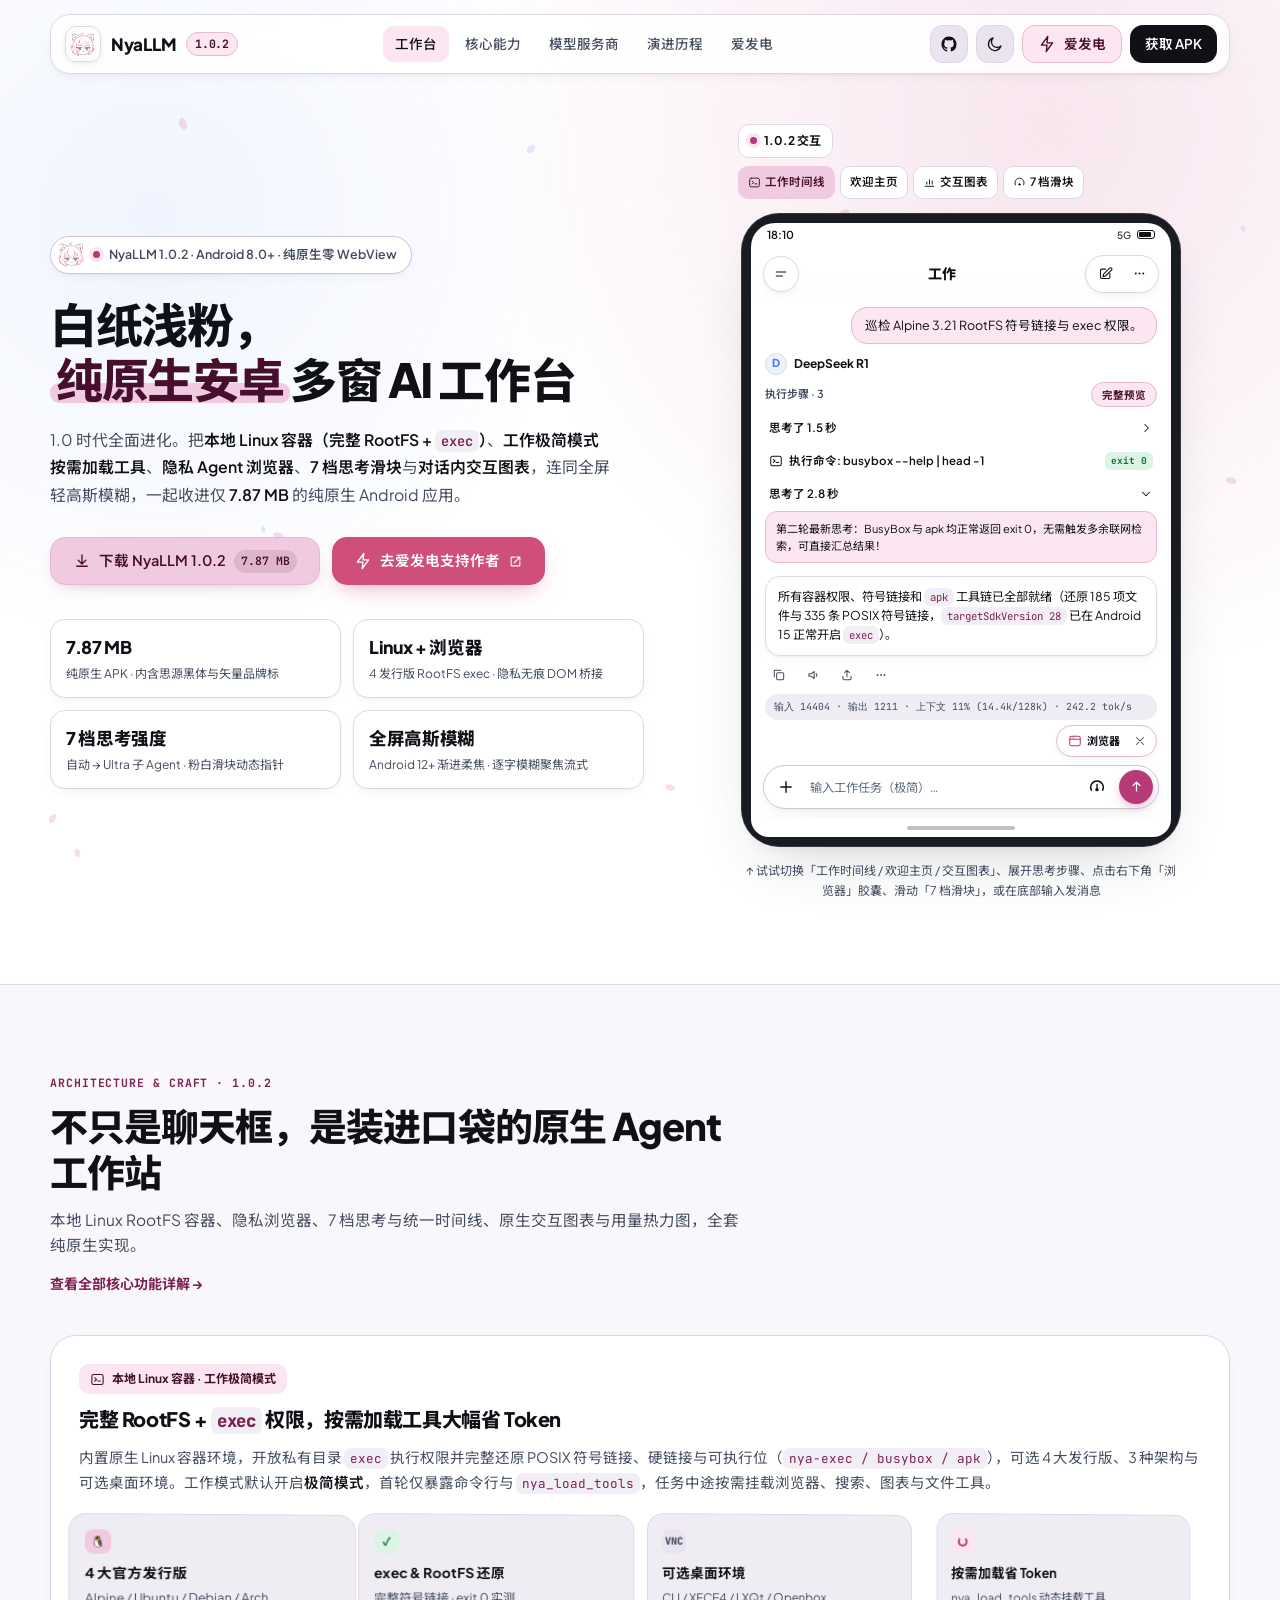
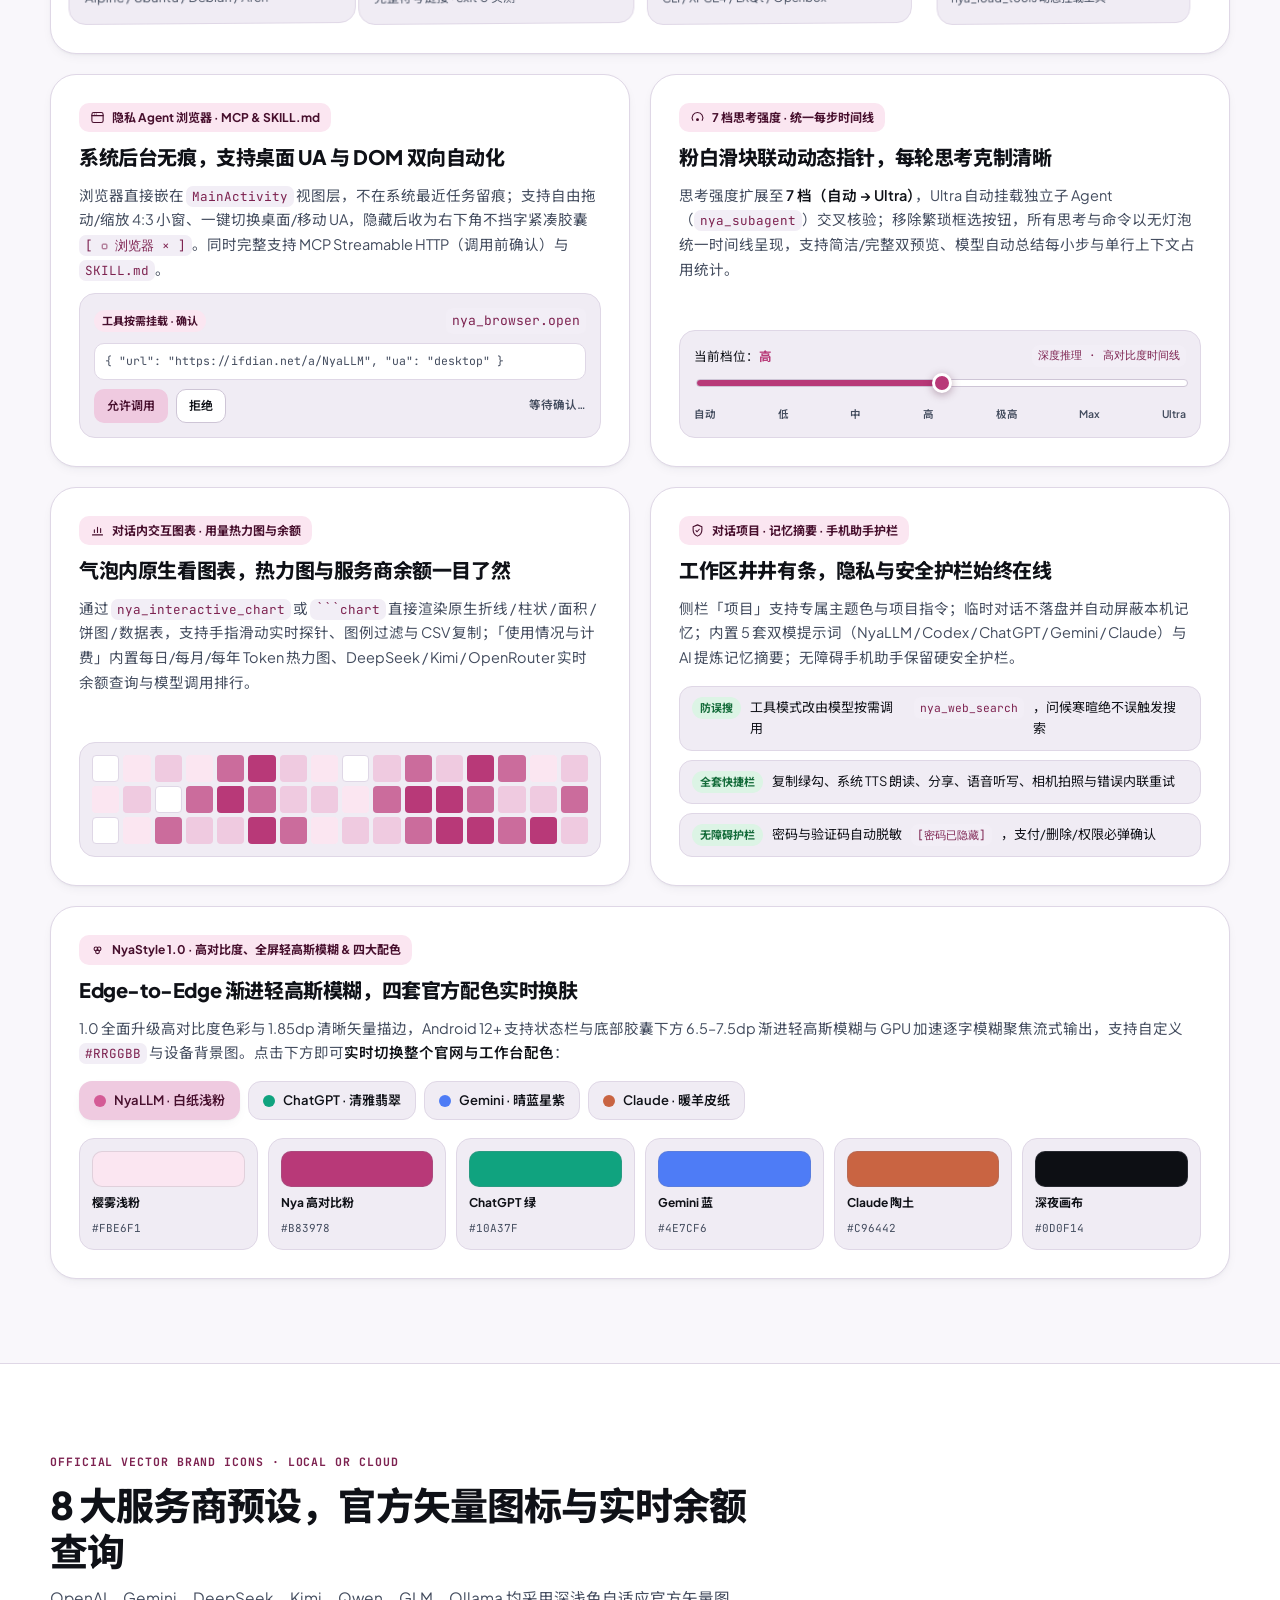
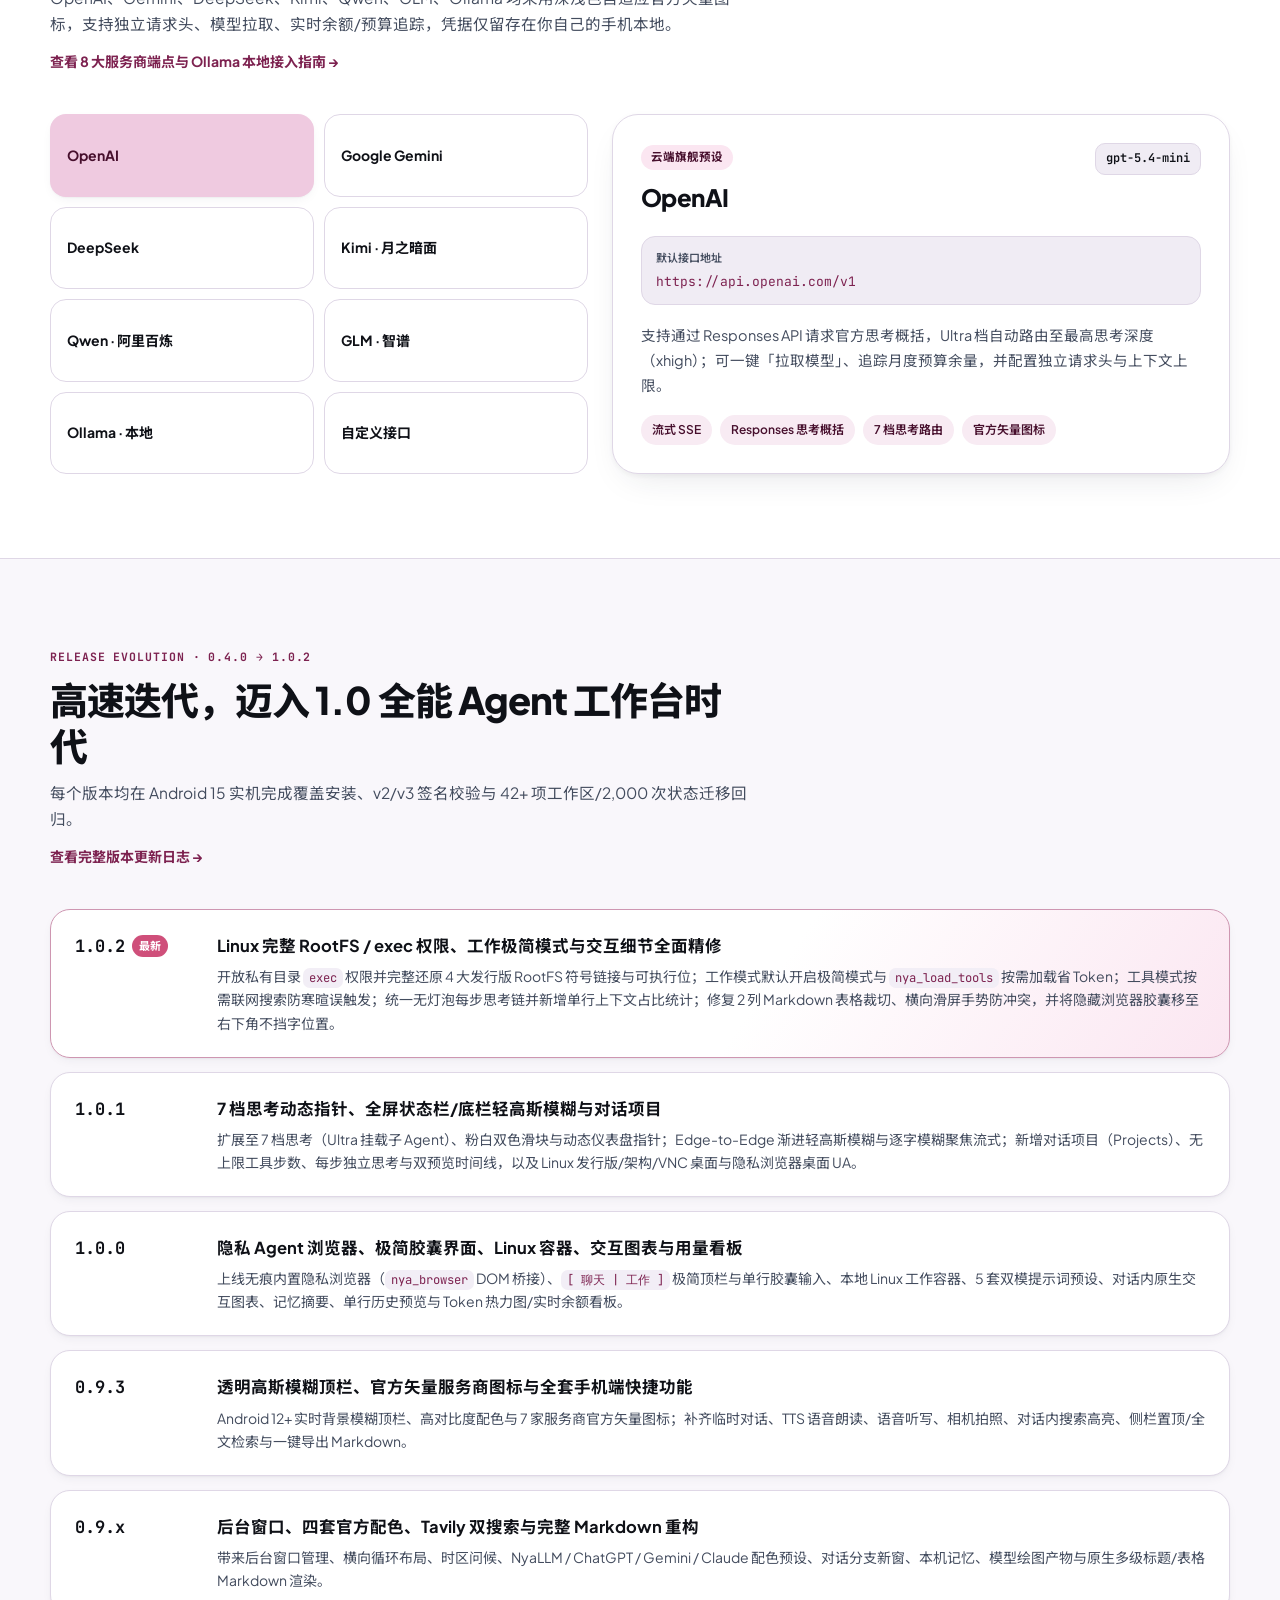
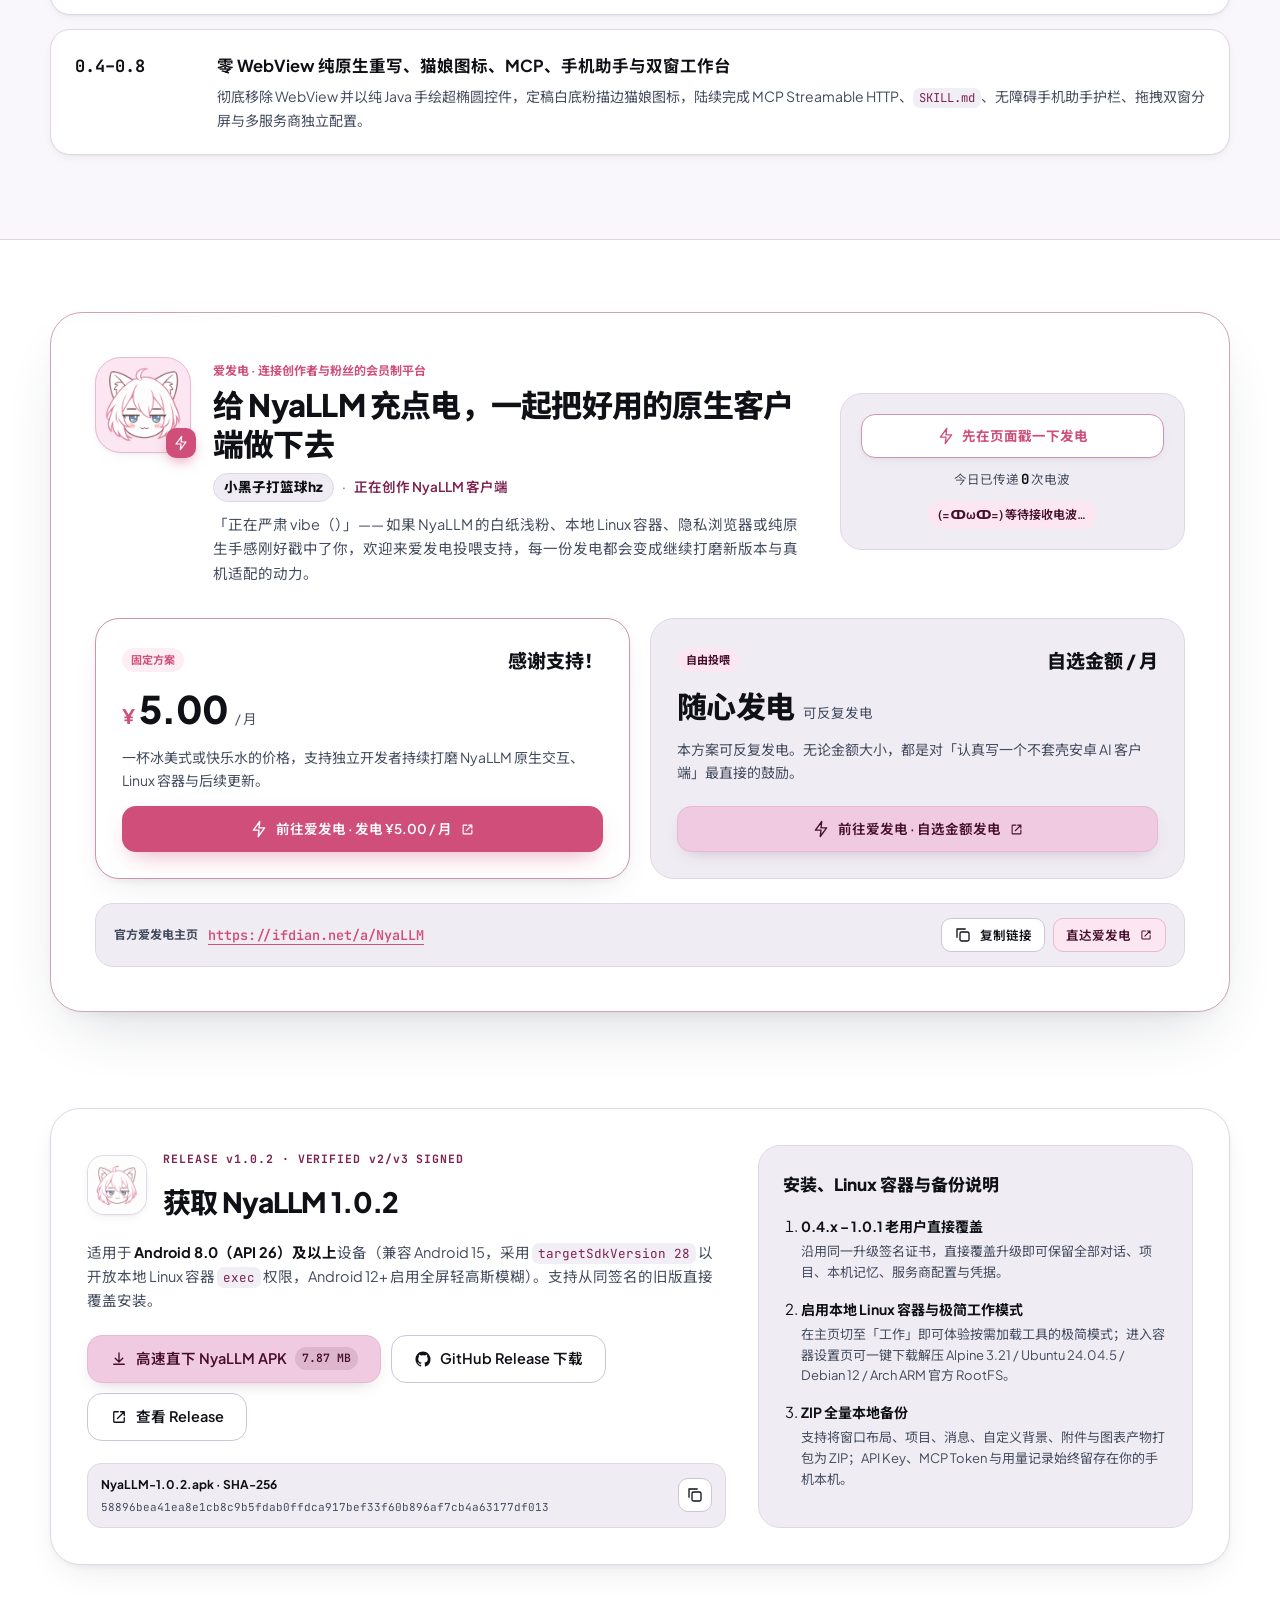
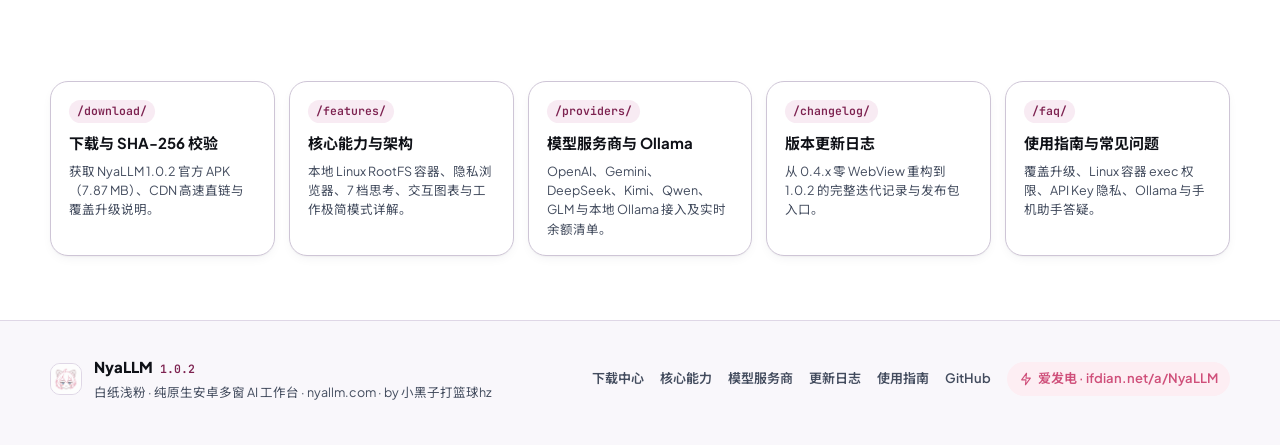
<file: index.html>
<!DOCTYPE html>
<html lang="zh-CN" data-theme="light" data-preset="nya">
<head>
  <meta charset="UTF-8" />
  <meta name="viewport" content="width=device-width, initial-scale=1.0" />
  <title>NyaLLM 官网 — 白纸浅粉，纯原生安卓多窗 AI 工作台（v1.0.2 APK 下载）</title>
  <meta name="description" content="NyaLLM 1.0.2 官方网站（nyallm.com）。7.87 MB 纯原生零 WebView 安卓多窗 AI Agent 工作台，内置本地 Linux 容器（完整 RootFS 与 exec 权限）、工作极简模式按需加载工具、隐私 Agent 浏览器、7 档思考强度、对话内交互图表、对话项目、Token 热力图与 8 大模型服务商，Android 8.0+ 免费下载。" />
  <meta name="keywords" content="NyaLLM,NyaLLM官网,NyaLLM下载,NyaLLM APK,NyaLLM 1.0.2,安卓AI客户端,纯原生安卓AI工作台,零WebView,安卓Linux容器,隐私Agent浏览器,7档思考强度,对话内交互图表,Android MCP客户端,SKILL.md,DeepSeek安卓客户端,Gemini安卓客户端,Ollama安卓客户端,小黑子打篮球hz" />
  <meta name="author" content="小黑子打篮球hz" />
  <meta name="robots" content="index, follow, max-image-preview:large, max-snippet:-1, max-video-preview:-1" />
  <link rel="canonical" href="https://nyallm.com/" />
  <meta property="og:type" content="website" />
  <meta property="og:locale" content="zh_CN" />
  <meta property="og:site_name" content="NyaLLM" />
  <meta property="og:url" content="https://nyallm.com/" />
  <meta property="og:title" content="NyaLLM 官网 — 纯原生安卓多窗 AI 工作台（v1.0.2）" />
  <meta property="og:description" content="白纸浅粉，本地 Linux 容器、工作极简模式、隐私 Agent 浏览器、7 档思考强度、对话内交互图表与用量热力图。Android 8.0+，仅 7.87 MB。" />
  <meta property="og:image" content="https://nyallm.com/icon-512.png" />
  <meta property="og:image:width" content="512" />
  <meta property="og:image:height" content="512" />
  <meta property="og:image:alt" content="NyaLLM 标志图标" />
  <meta name="twitter:card" content="summary" />
  <meta name="twitter:title" content="NyaLLM 官网 — 纯原生安卓多窗 AI 工作台（v1.0.2）" />
  <meta name="twitter:description" content="7.87 MB 零 WebView 纯原生安卓多窗 AI 工作台，内置 Linux RootFS 容器、隐私浏览器、7 档思考强度与对话内交互图表。" />
  <meta name="twitter:image" content="https://nyallm.com/icon-512.png" />
  <meta name="theme-color" content="#FFFFFF" />
  <link rel="icon" href="/favicon.ico" sizes="any" />
  <link rel="icon" type="image/png" sizes="48x48" href="/favicon-48x48.png" />
  <link rel="icon" type="image/png" sizes="32x32" href="/favicon-32x32.png" />
  <link rel="icon" type="image/png" sizes="16x16" href="/favicon-16x16.png" />
  <link rel="apple-touch-icon" sizes="180x180" href="/apple-touch-icon.png" />
  <link rel="manifest" href="/site.webmanifest" />
  <link rel="preconnect" href="https://fonts.googleapis.com" />
  <link rel="preconnect" href="https://fonts.gstatic.com" crossorigin />
  <link href="https://fonts.googleapis.com/css2?family=JetBrains+Mono:wght@400;500;600&family=Noto+Sans+SC:wght@400;500;600;700&family=Plus+Jakarta+Sans:wght@500;600;700;800&display=swap" rel="stylesheet" />
  <link rel="stylesheet" href="styles.css?v=1.0.2" />
  <link rel="stylesheet" href="subpage.css?v=1.0.2" />
  <script type="application/ld+json">
  {
    "@context": "https://schema.org",
    "@graph": [
      {
        "@type": "WebSite",
        "@id": "https://nyallm.com/#website",
        "url": "https://nyallm.com/",
        "name": "NyaLLM",
        "alternateName": ["NyaLLM 官网", "NyaLLM 安卓多窗 AI 工作台"],
        "description": "白纸浅粉，7.87 MB 零 WebView 纯原生安卓多窗 AI Agent 工作台官方网站与 APK 发布页。",
        "inLanguage": "zh-CN"
      },
      {
        "@type": "Organization",
        "@id": "https://nyallm.com/#organization",
        "name": "NyaLLM",
        "url": "https://nyallm.com/",
        "logo": {
          "@type": "ImageObject",
          "url": "https://nyallm.com/icon-512.png",
          "width": 512,
          "height": 512
        },
        "sameAs": [
          "https://github.com/xiaoheiHZ/NyaLLM",
          "https://ifdian.net/a/NyaLLM"
        ]
      },
      {
        "@type": "SoftwareApplication",
        "@id": "https://nyallm.com/#app",
        "name": "NyaLLM",
        "applicationCategory": "ProductivityApplication",
        "operatingSystem": "Android 8.0+",
        "softwareVersion": "1.0.2",
        "fileSize": "7.87 MB",
        "url": "https://nyallm.com/",
        "downloadUrl": "https://nyallm.com/download/",
        "installUrl": "https://nyallm.com/downloads/NyaLLM-1.0.2.apk",
        "image": "https://nyallm.com/icon-512.png",
        "description": "纯 Java 编写、零 WebView 的原生安卓多窗 AI Agent 工作台，内置本地 Linux RootFS 容器（支持 exec）、工作极简模式按需加载工具、隐私 Agent 浏览器、7 档思考强度、对话内交互图表、对话项目、用量热力图与 8 大模型服务商。",
        "author": {
          "@type": "Person",
          "name": "小黑子打篮球hz",
          "url": "https://github.com/xiaoheiHZ"
        },
        "offers": {
          "@type": "Offer",
          "price": "0",
          "priceCurrency": "CNY"
        }
      },
      {
        "@type": "ItemList",
        "@id": "https://nyallm.com/#sitenav",
        "name": "NyaLLM 站内栏目导航",
        "itemListElement": [
          { "@type": "SiteNavigationElement", "position": 1, "name": "下载中心（APK 与校验）", "url": "https://nyallm.com/download/" },
          { "@type": "SiteNavigationElement", "position": 2, "name": "核心功能与多窗架构", "url": "https://nyallm.com/features/" },
          { "@type": "SiteNavigationElement", "position": 3, "name": "8 大模型服务商与 Ollama", "url": "https://nyallm.com/providers/" },
          { "@type": "SiteNavigationElement", "position": 4, "name": "版本更新日志", "url": "https://nyallm.com/changelog/" },
          { "@type": "SiteNavigationElement", "position": 5, "name": "使用指南与常见问题", "url": "https://nyallm.com/faq/" }
        ]
      }
    ]
  }
  </script>
</head>
<body>
  <!-- Hidden SVG Sprite faithful to NyaStyle.Glyph (1.8px crisp rounded stroke) -->
  <svg xmlns="http://www.w3.org/2000/svg" class="svg-sprite" aria-hidden="true">
    <defs>
      <symbol id="g-menu" viewBox="0 0 24 24" fill="none" stroke="currentColor" stroke-width="1.8" stroke-linecap="round" stroke-linejoin="round">
        <path d="M5 9h14M5 15h9" />
      </symbol>
      <symbol id="g-dots" viewBox="0 0 24 24" fill="currentColor">
        <circle cx="6" cy="12" r="1.55" />
        <circle cx="12" cy="12" r="1.55" />
        <circle cx="18" cy="12" r="1.55" />
      </symbol>
      <symbol id="g-plus" viewBox="0 0 24 24" fill="none" stroke="currentColor" stroke-width="1.85" stroke-linecap="round">
        <path d="M12 5v14M5 12h14" />
      </symbol>
      <symbol id="g-edit" viewBox="0 0 24 24" fill="none" stroke="currentColor" stroke-width="1.75" stroke-linecap="round" stroke-linejoin="round">
        <path d="M12 5H6a2 2 0 0 0-2 2v11a2 2 0 0 0 2 2h11a2 2 0 0 0 2-2v-6" />
        <path d="M18.5 3.5a2.12 2.12 0 0 1 3 3L12 16l-4 1 1-4 9.5-9.5Z" />
      </symbol>
      <symbol id="g-ghost" viewBox="0 0 24 24" fill="none" stroke="currentColor" stroke-width="1.75" stroke-linecap="round" stroke-linejoin="round" stroke-dasharray="2.4 2.4">
        <rect x="4" y="5" width="16" height="12" rx="5" />
        <path d="M8 17l-1.5 3 3.5-2" />
      </symbol>
      <symbol id="g-terminal" viewBox="0 0 24 24" fill="none" stroke="currentColor" stroke-width="1.75" stroke-linecap="round" stroke-linejoin="round">
        <rect x="3" y="4" width="18" height="16" rx="3" />
        <path d="M7.5 9.5l3 2.5-3 2.5M12.5 14.5h4" />
      </symbol>
      <symbol id="g-cube" viewBox="0 0 24 24" fill="none" stroke="currentColor" stroke-width="1.75" stroke-linecap="round" stroke-linejoin="round">
        <path d="M12 3l8 4.5v9L12 21l-8-4.5v-9L12 3Z" />
        <path d="M12 12l8-4.5M12 12v9M12 12L4 7.5" />
      </symbol>
      <symbol id="g-browser" viewBox="0 0 24 24" fill="none" stroke="currentColor" stroke-width="1.75" stroke-linecap="round" stroke-linejoin="round">
        <rect x="3" y="4" width="18" height="16" rx="3" />
        <path d="M3 9h18M7 6.5h.01M10 6.5h.01" />
      </symbol>
      <symbol id="g-chart" viewBox="0 0 24 24" fill="none" stroke="currentColor" stroke-width="1.75" stroke-linecap="round" stroke-linejoin="round">
        <path d="M4 19h16M7 15v-4M12 15V7M17 15v-6" />
      </symbol>
      <symbol id="g-gauge" viewBox="0 0 24 24" fill="none" stroke="currentColor" stroke-width="1.75" stroke-linecap="round" stroke-linejoin="round">
        <path d="M4.5 16.5a8.5 8.5 0 1 1 15 0" />
        <circle cx="12" cy="15.5" r="1.4" fill="currentColor" />
      </symbol>
      <symbol id="g-folder" viewBox="0 0 24 24" fill="none" stroke="currentColor" stroke-width="1.75" stroke-linecap="round" stroke-linejoin="round">
        <path d="M3 7a2 2 0 0 1 2-2h4.5l2 2H19a2 2 0 0 1 2 2v8a2 2 0 0 1-2 2H5a2 2 0 0 1-2-2V7Z" />
      </symbol>
      <symbol id="g-mic" viewBox="0 0 24 24" fill="none" stroke="currentColor" stroke-width="1.75" stroke-linecap="round" stroke-linejoin="round">
        <rect x="9" y="3" width="6" height="11" rx="3" />
        <path d="M5.5 11a6.5 6.5 0 0 0 13 0M12 17.5V21" />
      </symbol>
      <symbol id="g-send" viewBox="0 0 24 24" fill="none" stroke="currentColor" stroke-width="2" stroke-linecap="round" stroke-linejoin="round">
        <path d="M12 19V5M6.5 10.5L12 5l5.5 5.5" />
      </symbol>
      <symbol id="g-volume" viewBox="0 0 24 24" fill="none" stroke="currentColor" stroke-width="1.75" stroke-linecap="round" stroke-linejoin="round">
        <path d="M5 10v4h4l5 4V6l-5 4H5ZM17.5 9.5a3.5 3.5 0 0 1 0 5" />
      </symbol>
      <symbol id="g-share" viewBox="0 0 24 24" fill="none" stroke="currentColor" stroke-width="1.75" stroke-linecap="round" stroke-linejoin="round">
        <path d="M12 15V4M8 8l4-4 4 4M5 14v4a2 2 0 0 0 2 2h10a2 2 0 0 0 2-2v-4" />
      </symbol>
      <symbol id="g-split" viewBox="0 0 24 24" fill="none" stroke="currentColor" stroke-width="1.75" stroke-linecap="round" stroke-linejoin="round">
        <rect x="4" y="4" width="16" height="16" rx="3" />
        <path d="M4 12h16" />
      </symbol>
      <symbol id="g-plug" viewBox="0 0 24 24" fill="none" stroke="currentColor" stroke-width="1.75" stroke-linecap="round" stroke-linejoin="round">
        <rect x="7" y="8" width="10" height="8" rx="2" />
        <path d="M9 8V4M15 8V4M12 16v5" />
      </symbol>
      <symbol id="g-search" viewBox="0 0 24 24" fill="none" stroke="currentColor" stroke-width="1.75" stroke-linecap="round" stroke-linejoin="round">
        <circle cx="10.5" cy="10.5" r="5.5" />
        <path d="M15 15l5 5" />
      </symbol>
      <symbol id="g-copy" viewBox="0 0 24 24" fill="none" stroke="currentColor" stroke-width="1.75" stroke-linecap="round" stroke-linejoin="round">
        <rect x="8" y="8" width="12" height="12" rx="2" />
        <path d="M4 15V4h11" />
      </symbol>
      <symbol id="g-check" viewBox="0 0 24 24" fill="none" stroke="currentColor" stroke-width="1.9" stroke-linecap="round" stroke-linejoin="round">
        <path d="M5 12l5 5 9-10" />
      </symbol>
      <symbol id="g-close" viewBox="0 0 24 24" fill="none" stroke="currentColor" stroke-width="1.8" stroke-linecap="round" stroke-linejoin="round">
        <path d="M6 6l12 12M6 18L18 6" />
      </symbol>
      <symbol id="g-right" viewBox="0 0 24 24" fill="none" stroke="currentColor" stroke-width="1.75" stroke-linecap="round" stroke-linejoin="round">
        <path d="M10 6l6 6-6 6" />
      </symbol>
      <symbol id="g-down" viewBox="0 0 24 24" fill="none" stroke="currentColor" stroke-width="1.75" stroke-linecap="round" stroke-linejoin="round">
        <path d="M6 9l6 6 6-6" />
      </symbol>
      <symbol id="g-settings" viewBox="0 0 24 24" fill="none" stroke="currentColor" stroke-width="1.75" stroke-linecap="round" stroke-linejoin="round">
        <path d="M4 7h16M4 17h16" />
        <circle cx="9" cy="7" r="2.3" fill="var(--surface)" />
        <circle cx="15" cy="17" r="2.3" fill="var(--surface)" />
      </symbol>
      <symbol id="g-bolt" viewBox="0 0 24 24" fill="none" stroke="currentColor" stroke-width="1.8" stroke-linecap="round" stroke-linejoin="round">
        <path d="M13 2L4.5 13.5H12L11 22L19.5 10.5H12L13 2Z" />
      </symbol>
      <symbol id="g-download" viewBox="0 0 24 24" fill="none" stroke="currentColor" stroke-width="1.8" stroke-linecap="round" stroke-linejoin="round">
        <path d="M12 4v11M7 11l5 5 5-5M5 19h14" />
      </symbol>
      <symbol id="g-sun" viewBox="0 0 24 24" fill="none" stroke="currentColor" stroke-width="1.75" stroke-linecap="round" stroke-linejoin="round">
        <circle cx="12" cy="12" r="4" />
        <path d="M12 3v2M12 19v2M4.93 4.93l1.41 1.41M17.66 17.66l1.41 1.41M3 12h2M19 12h2M4.93 19.07l1.41-1.41M17.66 6.34l1.41-1.41" />
      </symbol>
      <symbol id="g-moon" viewBox="0 0 24 24" fill="none" stroke="currentColor" stroke-width="1.75" stroke-linecap="round" stroke-linejoin="round">
        <path d="M20 14.5A8.5 8.5 0 1 1 9.5 4a6.7 6.7 0 0 0 10.5 10.5Z" />
      </symbol>
      <symbol id="g-shield" viewBox="0 0 24 24" fill="none" stroke="currentColor" stroke-width="1.75" stroke-linecap="round" stroke-linejoin="round">
        <path d="M12 3l7 3v5c0 4.5-3 8.2-7 10-4-1.8-7-5.5-7-10V6l7-3Z" />
        <path d="M9.5 12.2l1.8 1.8 3.6-4" />
      </symbol>
      <symbol id="g-external" viewBox="0 0 24 24" fill="none" stroke="currentColor" stroke-width="1.75" stroke-linecap="round" stroke-linejoin="round">
        <path d="M14 5h5v5M10 14L19 5M19 13v5a1 1 0 0 1-1 1H6a1 1 0 0 1-1-1V6a1 1 0 0 1 1-1h5" />
      </symbol>
      <symbol id="g-palette" viewBox="0 0 24 24" fill="none" stroke="currentColor" stroke-width="1.75" stroke-linecap="round" stroke-linejoin="round">
        <circle cx="9.5" cy="9.5" r="3" />
        <circle cx="14.5" cy="9.5" r="3" />
        <circle cx="12" cy="14" r="3" />
      </symbol>
      <symbol id="g-github" viewBox="0 0 24 24" fill="currentColor">
        <path d="M12 2C6.48 2 2 6.58 2 12.22c0 4.52 2.87 8.35 6.84 9.7.5.1.68-.22.68-.49 0-.24-.01-.88-.01-1.73-2.78.62-3.37-1.37-3.37-1.37-.45-1.18-1.11-1.49-1.11-1.49-.91-.64.07-.62.07-.62 1 .07 1.53 1.05 1.53 1.05.9 1.57 2.35 1.12 2.92.86.09-.67.35-1.12.64-1.38-2.22-.26-4.56-1.14-4.56-5.07 0-1.12.39-2.03 1.03-2.75-.1-.26-.45-1.3.1-2.71 0 0 .84-.28 2.75 1.05A9.38 9.38 0 0 1 12 6.95c.85 0 1.71.12 2.51.35 1.91-1.33 2.75-1.05 2.75-1.05.55 1.41.2 2.45.1 2.71.64.72 1.03 1.63 1.03 2.75 0 3.94-2.34 4.81-4.57 5.06.36.32.68.94.68 1.9 0 1.37-.01 2.48-.01 2.82 0 .27.18.59.69.49A10.22 10.22 0 0 0 22 12.22C22 6.58 17.52 2 12 2Z" />
      </symbol>
    </defs>
  </svg>

  <!-- Subtle Interactive Sakura & Paper Grid Ambient Backdrop -->
  <canvas id="ambient-canvas" class="ambient-canvas" aria-hidden="true"></canvas>

  <!-- Floating Navigation Shell -->
  <header class="nav-shell" id="top">
    <div class="nav-inner">
      <a href="#top" class="brand-lockup" id="nav-brand">
        <span class="brand-squircle">
          <img src="assets/brand/nyallm-launcher.png" alt="NyaLLM 猫娘图标" width="34" height="34" />
        </span>
        <span class="brand-word">NyaLLM</span>
        <span class="version-chip">1.0.2</span>
      </a>

      <nav class="nav-links" aria-label="主导航">
        <a href="#workbench">工作台</a>
        <a href="#features">核心能力</a>
        <a href="#providers">模型服务商</a>
        <a href="#changelog">演进历程</a>
        <a href="#support">爱发电</a>
      </nav>

      <div class="nav-actions">
        <a href="https://github.com/xiaoheiHZ/NyaLLM" target="_blank" rel="noopener noreferrer" class="icon-btn" aria-label="GitHub 仓库" title="访问 GitHub 仓库与 Releases">
          <svg class="ic"><use href="#g-github" /></svg>
        </a>
        <button type="button" class="icon-btn" id="theme-toggle" aria-label="切换浅色或深色主题" title="切换 NyaStyle 明暗主题">
          <svg class="ic ic-sun"><use href="#g-sun" /></svg>
          <svg class="ic ic-moon"><use href="#g-moon" /></svg>
        </button>
        <a href="https://ifdian.net/a/NyaLLM" target="_blank" rel="noopener noreferrer" class="btn btn-sakura nav-ifdian-btn">
          <svg class="ic"><use href="#g-bolt" /></svg>
          <span>爱发电</span>
        </a>
        <a href="#download" class="btn btn-ink nav-dl-btn">获取 APK</a>
        <button type="button" class="icon-btn mobile-menu-btn" id="mobile-menu-btn" aria-label="打开菜单" aria-expanded="false">
          <svg class="ic"><use href="#g-menu" /></svg>
        </button>
      </div>
    </div>

    <!-- Mobile Drawer -->
    <div class="mobile-nav" id="mobile-nav" hidden>
      <a href="#workbench">1.0.2 工作台</a>
      <a href="#features">核心能力</a>
      <a href="#providers">模型服务商</a>
      <a href="#changelog">演进历程</a>
      <a href="#support">爱发电支持作者</a>
      <a href="https://github.com/xiaoheiHZ/NyaLLM" target="_blank" rel="noopener noreferrer">GitHub 仓库</a>
      <a href="#download" class="mobile-nav-cta">下载 NyaLLM 1.0.2 APK</a>
    </div>
  </header>

  <main>
    <!-- ================================================================
         SECTION 1: HERO + INTERACTIVE LIVE NYALLM 1.0.2 WORKBENCH
         ================================================================ -->
    <section class="hero-section" id="workbench">
      <div class="container hero-grid">
        <!-- Left Editorial Column -->
        <div class="hero-copy reveal">
          <div class="hero-badge-row">
            <button type="button" class="mascot-pill" id="mascot-boop" title="点一下打个招呼">
              <img src="assets/brand/nyallm-sticker.png" alt="NyaLLM 吉祥物" class="mascot-pill-img" />
              <span class="pulse-dot"></span>
              <span>NyaLLM 1.0.2 · Android 8.0+ · 纯原生零 WebView</span>
            </button>
            <span class="boop-bubble" id="boop-bubble" aria-live="polite"></span>
          </div>

          <h1 class="hero-title">
            白纸浅粉，<br />
            <span class="title-accent">纯原生安卓</span>多窗 AI 工作台
          </h1>

          <p class="hero-lead">
            1.0 时代全面进化。把<strong>本地 Linux 容器（完整 RootFS + <code>exec</code>）</strong>、<strong>工作极简模式按需加载工具</strong>、<strong>隐私 Agent 浏览器</strong>、<strong>7 档思考滑块</strong>与<strong>对话内交互图表</strong>，连同全屏轻高斯模糊，一起收进仅 <strong>7.87 MB</strong> 的纯原生 Android 应用。
          </p>

          <div class="hero-cta-row">
            <a href="downloads/NyaLLM-1.0.2.apk" download="NyaLLM-1.0.2.apk" class="btn btn-primary btn-lg">
              <svg class="ic"><use href="#g-download" /></svg>
              <span>下载 NyaLLM 1.0.2</span>
              <span class="btn-meta">7.87 MB</span>
            </a>
            <a href="https://ifdian.net/a/NyaLLM" target="_blank" rel="noopener noreferrer" class="btn btn-ifdian btn-lg">
              <svg class="ic"><use href="#g-bolt" /></svg>
              <span>去爱发电支持作者</span>
              <svg class="ic ic-sm"><use href="#g-external" /></svg>
            </a>
          </div>

          <div class="hero-metrics" role="list" aria-label="关键规格参数">
            <div class="metric-item" role="listitem">
              <span class="metric-val">7.87 MB</span>
              <span class="metric-label">纯原生 APK · 内含思源黑体与矢量品牌标</span>
            </div>
            <div class="metric-item" role="listitem">
              <span class="metric-val">Linux + 浏览器</span>
              <span class="metric-label">4 发行版 RootFS exec · 隐私无痕 DOM 桥接</span>
            </div>
            <div class="metric-item" role="listitem">
              <span class="metric-val">7 档思考强度</span>
              <span class="metric-label">自动 → Ultra 子 Agent · 粉白滑块动态指针</span>
            </div>
            <div class="metric-item" role="listitem">
              <span class="metric-val">全屏高斯模糊</span>
              <span class="metric-label">Android 12+ 渐进柔焦 · 逐字模糊聚焦流式</span>
            </div>
          </div>
        </div>

        <!-- Right Interactive 1.0.2 Edge-to-Edge Workbench Demo -->
        <div class="hero-stage-wrap reveal" style="--reveal-delay: 80ms;">
          <!-- Interactive Stage Controls Toolbar -->
          <div class="stage-controls" role="toolbar" aria-label="1.0.2 交互工作台控制栏">
            <span class="stage-live-badge">
              <span class="pulse-dot"></span>
              <span>1.0.2 交互</span>
            </span>
            <div class="stage-quick-actions">
              <button type="button" class="chip-action is-active" id="btn-scene-work">
                <svg class="ic"><use href="#g-terminal" /></svg>
                <span>工作时间线</span>
              </button>
              <button type="button" class="chip-action" id="btn-scene-home">
                <span>欢迎主页</span>
              </button>
              <button type="button" class="chip-action" id="btn-scene-chart">
                <svg class="ic"><use href="#g-chart" /></svg>
                <span>交互图表</span>
              </button>
              <button type="button" class="chip-action" id="btn-effort-open">
                <svg class="ic"><use href="#g-gauge" /></svg>
                <span>7 档滑块</span>
              </button>
            </div>
          </div>

          <!-- Phone Hardware Bezel -->
          <div class="phone-chassis" id="hero-phone">
            <!-- Edge-to-Edge Status Bar -->
            <div class="android-statusbar">
              <span class="sb-time" id="demo-clock">16:13</span>
              <div class="sb-icons">
                <span class="sb-pill">5G</span>
                <span class="sb-battery"><i></i></span>
              </div>
            </div>

            <!-- Interactive NyaLLM 1.0.2 App View -->
            <div class="nya-app" id="nya-app-interactive">
              <!-- 1.0.2 Frosted Minimal Top Bar -->
              <div class="nya-topbar-102">
                <button type="button" class="nya-circle-btn" id="demo-drawer-btn" title="打开侧栏与项目">
                  <svg class="ic"><use href="#g-menu" /></svg>
                </button>

                <!-- Center: [ 聊天 | 工作 ] on Home, or Locked Mode Label in Active Chat -->
                <div class="mode-seg" id="demo-mode-seg" hidden>
                  <button type="button" class="mode-seg-btn" data-app-mode="chat">聊天</button>
                  <button type="button" class="mode-seg-btn is-active" data-app-mode="work">工作</button>
                </div>
                <span class="locked-mode-title" id="demo-locked-title">工作</span>

                <!-- Right: Home (临时对话 + ⋯) or Active ([ ✎ | ⋯ ]) -->
                <div class="topbar-right-home" id="topbar-right-home" hidden>
                  <button type="button" class="nya-circle-btn" id="demo-temp-btn" title="临时对话（不落盘、屏蔽记忆）">
                    <svg class="ic"><use href="#g-ghost" /></svg>
                  </button>
                  <button type="button" class="nya-circle-btn" id="demo-more-home-btn" title="窗口与历史菜单">
                    <svg class="ic"><use href="#g-dots" /></svg>
                  </button>
                </div>
                <div class="topbar-pill-pair" id="topbar-right-chat">
                  <button type="button" class="pair-btn" id="demo-new-chat" title="回到新对话主页">
                    <svg class="ic"><use href="#g-edit" /></svg>
                  </button>
                  <button type="button" class="pair-btn" id="demo-more-chat-btn" title="窗口操作与单行预览">
                    <svg class="ic"><use href="#g-dots" /></svg>
                  </button>
                </div>
              </div>

              <!-- 1.0.2 Home Minimal Welcome Scene -->
              <div class="home-102" id="scene-home" hidden>
                <div class="home-mascot-sq">
                  <img src="assets/brand/nyallm-launcher.png" alt="NyaLLM 徽章" width="54" height="54" />
                </div>
                <div class="home-greeting" id="welcome-greeting">下午好</div>

                <div class="home-status-pills" id="home-work-pills">
                  <span class="status-chip is-pink">
                    <svg class="ic ic-xs"><use href="#g-cube" /></svg>
                    <span>Alpine Linux 3.21 · exec 就绪</span>
                  </span>
                  <button type="button" class="status-chip is-toggle" id="demo-minimal-toggle" aria-pressed="true">
                    <svg class="ic ic-xs"><use href="#g-terminal" /></svg>
                    <span id="demo-minimal-text">极简模式 · 仅命令行 + 按需加载省 Token</span>
                  </button>
                </div>

                <div class="home-quick-grid" id="home-quick-grid">
                  <button type="button" class="quick-card" data-launch-scene="work">
                    <svg class="ic ic-xs"><use href="#g-cube" /></svg>
                    <span>容器巡检</span>
                  </button>
                  <button type="button" class="quick-card" data-launch-scene="browser">
                    <svg class="ic ic-xs"><use href="#g-browser" /></svg>
                    <span>隐私调研</span>
                  </button>
                  <button type="button" class="quick-card" data-launch-scene="chart">
                    <svg class="ic ic-xs"><use href="#g-chart" /></svg>
                    <span>数据图表</span>
                  </button>
                  <button type="button" class="quick-card" data-launch-scene="stream">
                    <svg class="ic ic-xs"><use href="#g-terminal" /></svg>
                    <span>运行脚本</span>
                  </button>
                </div>
              </div>

              <!-- 1.0.2 Active Chat Stream Scene -->
              <div class="chat-102" id="scene-chat">
                <div class="pane-messages-102" id="pane-primary-messages"></div>
              </div>

              <!-- Bottom-Right Draggable-Style Compact Privacy Browser Pill ([ ▢ 浏览器 × ]) -->
              <div class="browser-pill-wrap" id="browser-pill-wrap">
                <button type="button" class="browser-pill-open" id="demo-browser-open" title="展开内置隐私 Agent 浏览器">
                  <svg class="ic ic-xs"><use href="#g-browser" /></svg>
                  <span>浏览器</span>
                </button>
                <button type="button" class="browser-pill-close" id="demo-browser-close" aria-label="隐藏浏览器胶囊">
                  <svg class="ic ic-xs"><use href="#g-close" /></svg>
                </button>
              </div>

              <!-- 1.0.2 Ultra-Minimal Pure Pill Composer -->
              <div class="composer-102-wrap">
                <div class="composer-102">
                  <button type="button" class="comp-plus" id="demo-plus-btn" title="附件 / 搜索 / 极简模式 / 浏览器">
                    <svg class="ic"><use href="#g-plus" /></svg>
                  </button>
                  <input type="text" id="demo-input" class="comp-input" placeholder="输入工作任务（极简）…" autocomplete="off" />
                  <button type="button" class="comp-gauge-btn" id="demo-gauge-btn" title="7 档思考强度滑块">
                    <svg class="ic gauge-svg" viewBox="0 0 24 24" fill="none" stroke="currentColor" stroke-width="1.8" stroke-linecap="round">
                      <path d="M4.5 16.5a8.5 8.5 0 1 1 15 0" />
                      <line id="demo-gauge-needle" x1="12" y1="15.5" x2="12" y2="8.5" />
                      <circle cx="12" cy="15.5" r="1.4" fill="currentColor" />
                    </svg>
                  </button>
                  <button type="button" class="comp-send-circle" id="demo-send-btn" title="发送消息体验实时流式">
                    <svg class="ic ic-sm"><use href="#g-send" /></svg>
                  </button>
                </div>

                <!-- Anchored + Menu Popover -->
                <div class="nya-popover pop-bottom" id="popover-plus" hidden>
                  <button type="button" class="pop-row" data-plus-action="minimal">
                    <svg class="ic"><use href="#g-terminal" /></svg>
                    <div class="pop-stack"><span>工作极简模式</span><small>按需加载工具 · 省输入 Token</small></div>
                  </button>
                  <button type="button" class="pop-row" data-plus-action="browser">
                    <svg class="ic"><use href="#g-browser" /></svg>
                    <div class="pop-stack"><span>内置隐私浏览器</span><small>桌面 UA · 不留系统后台任务</small></div>
                  </button>
                  <button type="button" class="pop-row" data-plus-action="chart">
                    <svg class="ic"><use href="#g-chart" /></svg>
                    <div class="pop-stack"><span>插入交互数据图表</span><small>折线 / 柱状 / 饼图 / 数据表</small></div>
                  </button>
                  <button type="button" class="pop-row" data-plus-action="search">
                    <svg class="ic"><use href="#g-search" /></svg>
                    <div class="pop-stack"><span>按需联网搜索</span><small>nya_web_search · 过滤日常寒暄</small></div>
                  </button>
                </div>
              </div>

              <!-- 1.0.2 Frosted 7-Level Effort Slider Overlay -->
              <div class="nya-overlay-scrim" id="effort-overlay" hidden>
                <div class="effort-sheet">
                  <div class="effort-sheet-head">
                    <span class="effort-sheet-title">思考强度 · <strong id="overlay-effort-name">高</strong></span>
                    <button type="button" class="nya-circle-btn sm" id="effort-overlay-close" aria-label="关闭">
                      <svg class="ic ic-xs"><use href="#g-close" /></svg>
                    </button>
                  </div>
                  <p class="effort-sheet-sub" id="overlay-effort-desc">均衡深度推理与响应速度；Ultra 档自动挂载独立子 Agent 交叉核验。</p>
                  <div class="effort-slider-wrap">
                    <input type="range" id="phone-effort-range" class="nya-range" min="0" max="6" step="1" value="3" aria-label="7 档思考强度滑块" />
                    <div class="effort-ticks">
                      <span>自动</span><span>低</span><span>中</span><span>高</span><span>极高</span><span>Max</span><span>Ultra</span>
                    </div>
                  </div>
                </div>
              </div>

              <!-- 1.0.2 In-App Privacy Browser Overlay -->
              <div class="nya-overlay-scrim" id="browser-overlay" hidden>
                <div class="privacy-browser-win">
                  <div class="pb-bar">
                    <span class="pb-ua-pill" id="pb-ua-toggle" title="点击切换桌面 / 移动 UA">桌面 UA</span>
                    <span class="pb-url">https://ifdian.net/a/NyaLLM</span>
                    <button type="button" class="nya-circle-btn sm" id="pb-hide-btn" title="隐藏至右下角胶囊">
                      <svg class="ic ic-xs"><use href="#g-close" /></svg>
                    </button>
                  </div>
                  <div class="pb-body">
                    <div class="pb-badge">隐私无痕 · 系统任务列表不可见</div>
                    <div class="pb-card">
                      <strong>nya_browser DOM 双向桥接已就绪</strong>
                      <p>支持 <code>open / read / click / type / scroll / eval</code>，在应用内完成网页调研与自动化；点右上角隐藏后自动收起为右下角不挡字胶囊 <code>[ ▢ 浏览器 × ]</code>。</p>
                    </div>
                  </div>
                </div>
              </div>

              <!-- 1.0.2 Sidebar Drawer with Projects -->
              <div class="nya-drawer-scrim" id="demo-drawer" hidden>
                <div class="nya-drawer-panel">
                  <div class="drawer-head-102">
                    <img src="assets/brand/nyallm-launcher.png" alt="NyaLLM" width="28" height="28" class="drawer-ava" />
                    <div>
                      <div class="drawer-brand-name">NyaLLM</div>
                      <div class="drawer-brand-ver">1.0.2 · 原生工作台</div>
                    </div>
                    <button type="button" class="nya-circle-btn sm" id="demo-drawer-close" aria-label="关闭侧栏">
                      <svg class="ic ic-xs"><use href="#g-close" /></svg>
                    </button>
                  </div>
                  <div class="drawer-group-label">项目 · Projects</div>
                  <div class="drawer-group">
                    <button type="button" class="drawer-row" data-drawer-scene="work">
                      <span class="proj-row"><i class="proj-dot" style="background:#D45B96"></i>Linux 容器与脚本</span>
                    </button>
                    <button type="button" class="drawer-row" data-drawer-scene="chart">
                      <span class="proj-row"><i class="proj-dot" style="background:#4E7CF6"></i>数据分析与图表</span>
                    </button>
                  </div>
                  <div class="drawer-group-label">最近对话</div>
                  <div class="drawer-group">
                    <button type="button" class="drawer-row" data-drawer-scene="work">Alpine 3.21 RootFS 巡检</button>
                    <button type="button" class="drawer-row" data-drawer-scene="browser">隐私浏览器桌面调研</button>
                    <button type="button" class="drawer-row" data-drawer-scene="home">新对话欢迎主页</button>
                  </div>
                  <div class="drawer-footer">
                    <svg class="ic"><use href="#g-settings" /></svg>
                    <span>设置 · 用量与计费 · NyaLLM 1.0.2</span>
                  </div>
                </div>
              </div>
            </div>

            <!-- Android Gesture Pill -->
            <div class="android-navpill"><span></span></div>
          </div>

          <p class="stage-hint">
            ↑ 试试切换「工作时间线 / 欢迎主页 / 交互图表」、展开思考步骤、点击右下角「浏览器」胶囊、滑动「7 档滑块」，或在底部输入发消息
          </p>
        </div>
      </div>
    </section>

    <!-- ================================================================
         SECTION 2: ASYMMETRIC EDITORIAL BENTO CAPABILITIES (1.0.2)
         ================================================================ -->
    <section class="section features-section" id="features">
      <div class="container">
        <div class="section-head reveal">
          <span class="eyebrow">ARCHITECTURE &amp; CRAFT · 1.0.2</span>
          <h2 class="section-title">不只是聊天框，是装进口袋的原生 Agent 工作站</h2>
          <p class="section-sub">本地 Linux RootFS 容器、隐私浏览器、7 档思考与统一时间线、原生交互图表与用量热力图，全套纯原生实现。</p>
          <a href="/features/" class="section-more-link">查看全部核心功能详解 →</a>
        </div>

        <div class="bento-grid">
          <!-- Card 1: Local Linux Container + Work Minimal Mode (Span 2) -->
          <article class="bento-card span-2 reveal">
            <div class="bento-kicker">
              <svg class="ic"><use href="#g-terminal" /></svg>
              <span>本地 Linux 容器 · 工作极简模式</span>
            </div>
            <h3>完整 RootFS + <code>exec</code> 权限，按需加载工具大幅省 Token</h3>
            <p>
              内置原生 Linux 容器环境，开放私有目录 <code>exec</code> 执行权限并完整还原 POSIX 符号链接、硬链接与可执行位（<code>nya-exec / busybox / apk</code>），可选 4 大发行版、3 种架构与可选桌面环境。工作模式默认开启<strong>极简模式</strong>，首轮仅暴露命令行与 <code>nya_load_tools</code>，任务中途按需挂载浏览器、搜索、图表与文件工具。
            </p>
            <div class="bento-visual stage-mini-strip">
              <div class="mini-tilted-card">
                <span class="dot-pink">🐧</span>
                <strong>4 大官方发行版</strong>
                <span>Alpine / Ubuntu / Debian / Arch</span>
              </div>
              <div class="mini-tilted-card">
                <span class="dot-green">✓</span>
                <strong>exec &amp; RootFS 还原</strong>
                <span>完整符号链接 · exit 0 实测</span>
              </div>
              <div class="mini-tilted-card">
                <span class="dot-slate">VNC</span>
                <strong>可选桌面环境</strong>
                <span>CLI / XFCE4 / LXQt / Openbox</span>
              </div>
              <div class="mini-tilted-card">
                <span class="dot-live"></span>
                <strong>按需加载省 Token</strong>
                <span>nya_load_tools 动态挂载工具</span>
              </div>
            </div>
          </article>

          <!-- Card 2: In-App Privacy Agent Browser + MCP & SKILL.md -->
          <article class="bento-card reveal">
            <div class="bento-kicker">
              <svg class="ic"><use href="#g-browser" /></svg>
              <span>隐私 Agent 浏览器 · MCP &amp; SKILL.md</span>
            </div>
            <h3>系统后台无痕，支持桌面 UA 与 DOM 双向自动化</h3>
            <p>
              浏览器直接嵌在 <code>MainActivity</code> 视图层，不在系统最近任务留痕；支持自由拖动/缩放 4:3 小窗、一键切换桌面/移动 UA，隐藏后收为右下角不挡字紧凑胶囊 <code>[ ▢ 浏览器 × ]</code>。同时完整支持 MCP Streamable HTTP（调用前确认）与 <code>SKILL.md</code>。
            </p>
            <div class="mcp-confirm-box" id="mcp-demo-card">
              <div class="mcp-confirm-head">
                <span class="mcp-tag">工具按需挂载 · 确认</span>
                <code>nya_browser.open</code>
              </div>
              <div class="mcp-args">{ "url": "https://ifdian.net/a/NyaLLM", "ua": "desktop" }</div>
              <div class="mcp-confirm-actions">
                <button type="button" class="mini-pill is-pink" id="mcp-allow-btn">允许调用</button>
                <button type="button" class="mini-pill" id="mcp-deny-btn">拒绝</button>
                <span class="mcp-status-note" id="mcp-status-note">等待确认…</span>
              </div>
            </div>
          </article>

          <!-- Card 3: 7-Level Thinking Effort + Unified Step Timeline -->
          <article class="bento-card reveal">
            <div class="bento-kicker">
              <svg class="ic"><use href="#g-gauge" /></svg>
              <span>7 档思考强度 · 统一每步时间线</span>
            </div>
            <h3>粉白滑块联动动态指针，每轮思考克制清晰</h3>
            <p>
              思考强度扩展至 <strong>7 档（自动 → Ultra）</strong>，Ultra 自动挂载独立子 Agent（<code>nya_subagent</code>）交叉核验；移除繁琐框选按钮，所有思考与命令以无灯泡统一时间线呈现，支持简洁/完整双预览、模型自动总结每小步与单行上下文占用统计。
            </p>
            <div class="bento-effort-card">
              <div class="bento-effort-head">
                <span>当前档位：<strong id="bento-effort-label">高</strong></span>
                <code id="bento-effort-route">DeepSeek high · 标准深度</code>
              </div>
              <input type="range" id="bento-effort-range" class="nya-range" min="0" max="6" step="1" value="3" aria-label="思考强度档位体验" />
              <div class="effort-ticks">
                <span>自动</span><span>低</span><span>中</span><span>高</span><span>极高</span><span>Max</span><span>Ultra</span>
              </div>
            </div>
          </article>

          <!-- Card 4: Native Interactive Charts + Usage Heatmap & Billing -->
          <article class="bento-card reveal">
            <div class="bento-kicker">
              <svg class="ic"><use href="#g-chart" /></svg>
              <span>对话内交互图表 · 用量热力图与余额</span>
            </div>
            <h3>气泡内原生看图表，热力图与服务商余额一目了然</h3>
            <p>
              通过 <code>nya_interactive_chart</code> 或 <code>```chart</code> 直接渲染原生折线 / 柱状 / 面积 / 饼图 / 数据表，支持手指滑动实时探针、图例过滤与 CSV 复制；「使用情况与计费」内置每日/每月/每年 Token 热力图、DeepSeek / Kimi / OpenRouter 实时余额查询与模型调用排行。
            </p>
            <div class="heatmap-preview" id="heatmap-preview" aria-label="Token 热力图示意"></div>
          </article>

          <!-- Card 5: Projects, Memory Summary, Ephemeral Chat & Phone Guardrails -->
          <article class="bento-card reveal">
            <div class="bento-kicker">
              <svg class="ic"><use href="#g-shield" /></svg>
              <span>对话项目 · 记忆摘要 · 手机助手护栏</span>
            </div>
            <h3>工作区井井有条，隐私与安全护栏始终在线</h3>
            <p>
              侧栏「项目」支持专属主题色与项目指令；临时对话不落盘并自动屏蔽本机记忆；内置 5 套双模提示词（NyaLLM / Codex / ChatGPT / Gemini / Claude）与 AI 提炼记忆摘要；无障碍手机助手保留硬安全护栏。
            </p>
            <ul class="guardrail-list">
              <li><span class="g-pill">防误搜</span> 工具模式改由模型按需调用 <code>nya_web_search</code>，问候寒暄绝不误触发搜索</li>
              <li><span class="g-pill">全套快捷栏</span> 复制绿勾、系统 TTS 朗读、分享、语音听写、相机拍照与错误内联重试</li>
              <li><span class="g-pill">无障碍护栏</span> 密码与验证码自动脱敏 <code>[密码已隐藏]</code>，支付/删除/权限必弹确认</li>
            </ul>
          </article>

          <!-- Card 6: NyaStyle 1.0 High-Contrast & Live Theme Presets (Span 2) -->
          <article class="bento-card span-2 reveal">
            <div class="bento-kicker">
              <svg class="ic"><use href="#g-palette" /></svg>
              <span>NyaStyle 1.0 · 高对比度、全屏轻高斯模糊 &amp; 四大配色</span>
            </div>
            <h3>Edge-to-Edge 渐进轻高斯模糊，四套官方配色实时换肤</h3>
            <p>
              1.0 全面升级高对比度色彩与 1.85dp 清晰矢量描边，Android 12+ 支持状态栏与底部胶囊下方 6.5–7.5dp 渐进轻高斯模糊与 GPU 加速逐字模糊聚焦流式输出，支持自定义 <code>#RRGGBB</code> 与设备背景图。点击下方即可<strong>实时切换整个官网与工作台配色</strong>：
            </p>
            <div class="preset-bar" role="group" aria-label="NyaLLM 1.0 官方主题配色实时预览">
              <button type="button" class="preset-chip is-active" data-set-preset="nya">
                <i style="background:#D45B96"></i>
                <span>NyaLLM · 白纸浅粉</span>
              </button>
              <button type="button" class="preset-chip" data-set-preset="chatgpt">
                <i style="background:#10A37F"></i>
                <span>ChatGPT · 清雅翡翠</span>
              </button>
              <button type="button" class="preset-chip" data-set-preset="gemini">
                <i style="background:#4E7CF6"></i>
                <span>Gemini · 晴蓝星紫</span>
              </button>
              <button type="button" class="preset-chip" data-set-preset="claude">
                <i style="background:#C96442"></i>
                <span>Claude · 暖羊皮纸</span>
              </button>
            </div>
            <div class="swatch-grid" id="swatch-grid">
              <button type="button" class="swatch-card" data-copy-hex="#FBE6F1" style="--sw:#FBE6F1;">
                <span class="sw-dot"></span>
                <span class="sw-name">樱雾浅粉</span>
                <code class="sw-hex">#FBE6F1</code>
              </button>
              <button type="button" class="swatch-card" data-copy-hex="#B83978" style="--sw:#B83978;">
                <span class="sw-dot"></span>
                <span class="sw-name">Nya 高对比粉</span>
                <code class="sw-hex">#B83978</code>
              </button>
              <button type="button" class="swatch-card" data-copy-hex="#10A37F" style="--sw:#10A37F;">
                <span class="sw-dot"></span>
                <span class="sw-name">ChatGPT 绿</span>
                <code class="sw-hex">#10A37F</code>
              </button>
              <button type="button" class="swatch-card" data-copy-hex="#4E7CF6" style="--sw:#4E7CF6;">
                <span class="sw-dot"></span>
                <span class="sw-name">Gemini 蓝</span>
                <code class="sw-hex">#4E7CF6</code>
              </button>
              <button type="button" class="swatch-card" data-copy-hex="#C96442" style="--sw:#C96442;">
                <span class="sw-dot"></span>
                <span class="sw-name">Claude 陶土</span>
                <code class="sw-hex">#C96442</code>
              </button>
              <button type="button" class="swatch-card" data-copy-hex="#0D0F14" style="--sw:#0D0F14;">
                <span class="sw-dot"></span>
                <span class="sw-name">深夜画布</span>
                <code class="sw-hex">#0D0F14</code>
              </button>
            </div>
          </article>
        </div>
      </div>
    </section>

    <!-- ================================================================
         SECTION 3: 8 MODEL PROVIDERS MATRIX
         ================================================================ -->
    <section class="section providers-section" id="providers">
      <div class="container">
        <div class="section-head reveal">
          <span class="eyebrow">OFFICIAL VECTOR BRAND ICONS · LOCAL OR CLOUD</span>
          <h2 class="section-title">8 大服务商预设，官方矢量图标与实时余额查询</h2>
          <p class="section-sub">OpenAI、Gemini、DeepSeek、Kimi、Qwen、GLM、Ollama 均采用深浅色自适应官方矢量图标，支持独立请求头、模型拉取、实时余额/预算追踪，凭据仅留存在你自己的手机本地。</p>
          <a href="/providers/" class="section-more-link">查看 8 大服务商端点与 Ollama 本地接入指南 →</a>
        </div>

        <div class="providers-shell reveal">
          <div class="provider-list" role="tablist" aria-label="模型服务商预设" id="provider-tabs">
            <button type="button" class="prov-pill is-active" data-prov="openai" role="tab" aria-selected="true">OpenAI</button>
            <button type="button" class="prov-pill" data-prov="gemini" role="tab" aria-selected="false">Google Gemini</button>
            <button type="button" class="prov-pill" data-prov="deepseek" role="tab" aria-selected="false">DeepSeek</button>
            <button type="button" class="prov-pill" data-prov="kimi" role="tab" aria-selected="false">Kimi · 月之暗面</button>
            <button type="button" class="prov-pill" data-prov="qwen" role="tab" aria-selected="false">Qwen · 阿里百炼</button>
            <button type="button" class="prov-pill" data-prov="glm" role="tab" aria-selected="false">GLM · 智谱</button>
            <button type="button" class="prov-pill" data-prov="ollama" role="tab" aria-selected="false">Ollama · 本地</button>
            <button type="button" class="prov-pill" data-prov="custom" role="tab" aria-selected="false">自定义接口</button>
          </div>

          <div class="provider-card" id="provider-detail">
            <div class="prov-card-top">
              <div>
                <span class="prov-badge" id="prov-badge">云端旗舰预设</span>
                <h3 id="prov-name">OpenAI</h3>
              </div>
              <span class="prov-model-tag" id="prov-model">gpt-5.4-mini</span>
            </div>
            <div class="prov-endpoint-row">
              <span class="prov-ep-label">默认接口地址</span>
              <code class="prov-ep-url" id="prov-url">https://api.openai.com/v1</code>
            </div>
            <p class="prov-note" id="prov-note">
              支持通过 Responses API 请求官方思考概括，Ultra 档自动路由至最高思考深度（xhigh）；可一键「拉取模型」、追踪月度预算余量，并配置独立请求头与上下文上限。
            </p>
            <div class="prov-caps" id="prov-caps">
              <span>流式 SSE</span>
              <span>Responses 思考概括</span>
              <span>7 档思考路由</span>
              <span>官方矢量图标</span>
            </div>
          </div>
        </div>
      </div>
    </section>

    <!-- ================================================================
         SECTION 4: RELEASE EVOLUTION TIMELINE (0.9.x -> 1.0.2)
         ================================================================ -->
    <section class="section changelog-section" id="changelog">
      <div class="container">
        <div class="section-head reveal">
          <span class="eyebrow">RELEASE EVOLUTION · 0.4.0 → 1.0.2</span>
          <h2 class="section-title">高速迭代，迈入 1.0 全能 Agent 工作台时代</h2>
          <p class="section-sub">每个版本均在 Android 15 实机完成覆盖安装、v2/v3 签名校验与 42+ 项工作区/2,000 次状态迁移回归。</p>
          <a href="/changelog/" class="section-more-link">查看完整版本更新日志 →</a>
        </div>

        <div class="timeline-grid reveal">
          <div class="tl-item is-latest">
            <div class="tl-ver"><span>1.0.2</span><small>最新</small></div>
            <div class="tl-body">
              <h4>Linux 完整 RootFS / exec 权限、工作极简模式与交互细节全面精修</h4>
              <p>开放私有目录 <code>exec</code> 权限并完整还原 4 大发行版 RootFS 符号链接与可执行位；工作模式默认开启极简模式与 <code>nya_load_tools</code> 按需加载省 Token；工具模式按需联网搜索防寒暄误触发；统一无灯泡每步思考链并新增单行上下文占比统计；修复 2 列 Markdown 表格裁切、横向滑屏手势防冲突，并将隐藏浏览器胶囊移至右下角不挡字位置。</p>
            </div>
          </div>
          <div class="tl-item">
            <div class="tl-ver"><span>1.0.1</span></div>
            <div class="tl-body">
              <h4>7 档思考动态指针、全屏状态栏/底栏轻高斯模糊与对话项目</h4>
              <p>扩展至 7 档思考（Ultra 挂载子 Agent）、粉白双色滑块与动态仪表盘指针；Edge-to-Edge 渐进轻高斯模糊与逐字模糊聚焦流式；新增对话项目（Projects）、无上限工具步数、每步独立思考与双预览时间线，以及 Linux 发行版/架构/VNC 桌面与隐私浏览器桌面 UA。</p>
            </div>
          </div>
          <div class="tl-item">
            <div class="tl-ver"><span>1.0.0</span></div>
            <div class="tl-body">
              <h4>隐私 Agent 浏览器、极简胶囊界面、Linux 容器、交互图表与用量看板</h4>
              <p>上线无痕内置隐私浏览器（<code>nya_browser</code> DOM 桥接）、<code>[ 聊天 | 工作 ]</code> 极简顶栏与单行胶囊输入、本地 Linux 工作容器、5 套双模提示词预设、对话内原生交互图表、记忆摘要、单行历史预览与 Token 热力图/实时余额看板。</p>
            </div>
          </div>
          <div class="tl-item">
            <div class="tl-ver"><span>0.9.3</span></div>
            <div class="tl-body">
              <h4>透明高斯模糊顶栏、官方矢量服务商图标与全套手机端快捷功能</h4>
              <p>Android 12+ 实时背景模糊顶栏、高对比度配色与 7 家服务商官方矢量图标；补齐临时对话、TTS 语音朗读、语音听写、相机拍照、对话内搜索高亮、侧栏置顶/全文检索与一键导出 Markdown。</p>
            </div>
          </div>
          <div class="tl-item">
            <div class="tl-ver"><span>0.9.x</span></div>
            <div class="tl-body">
              <h4>后台窗口、四套官方配色、Tavily 双搜索与完整 Markdown 重构</h4>
              <p>带来后台窗口管理、横向循环布局、时区问候、NyaLLM / ChatGPT / Gemini / Claude 配色预设、对话分支新窗、本机记忆、模型绘图产物与原生多级标题/表格 Markdown 渲染。</p>
            </div>
          </div>
          <div class="tl-item">
            <div class="tl-ver"><span>0.4–0.8</span></div>
            <div class="tl-body">
              <h4>零 WebView 纯原生重写、猫娘图标、MCP、手机助手与双窗工作台</h4>
              <p>彻底移除 WebView 并以纯 Java 手绘超椭圆控件，定稿白底粉描边猫娘图标，陆续完成 MCP Streamable HTTP、<code>SKILL.md</code>、无障碍手机助手护栏、拖拽双窗分屏与多服务商独立配置。</p>
            </div>
          </div>
        </div>
      </div>
    </section>

    <!-- ================================================================
         SECTION 5: AIFADIAN (爱发电) SUPPORT PAVILION — CENTERPIECE
         ================================================================ -->
    <section class="section support-section" id="support">
      <div class="container">
        <div class="support-pavilion reveal">
          <div class="support-glow" aria-hidden="true"></div>

          <div class="support-top">
            <div class="creator-card">
              <div class="creator-avatar-wrap">
                <img src="assets/brand/nyallm-sticker.png" alt="NyaLLM 吉祥物贴纸" class="creator-avatar" />
                <span class="creator-bolt-badge" aria-hidden="true">
                  <svg class="ic"><use href="#g-bolt" /></svg>
                </span>
              </div>
              <div class="creator-meta">
                <span class="ifdian-eyebrow">爱发电 · 连接创作者与粉丝的会员制平台</span>
                <h2 class="support-title">给 NyaLLM 充点电，一起把好用的原生客户端做下去</h2>
                <div class="creator-identity">
                  <span class="creator-name">小黑子打篮球hz</span>
                  <span class="creator-sep">·</span>
                  <span class="creator-role">正在创作 NyaLLM 客户端</span>
                </div>
                <p class="creator-bio">
                  「正在严肃 vibe（）」—— 如果 NyaLLM 的白纸浅粉、本地 Linux 容器、隐私浏览器或纯原生手感刚好戳中了你，欢迎来爱发电投喂支持，每一份发电都会变成继续打磨新版本与真机适配的动力。
                </p>
              </div>
            </div>

            <!-- Interactive Playful Spark Counter -->
            <div class="spark-widget">
              <button type="button" class="spark-btn" id="spark-btn">
                <svg class="ic"><use href="#g-bolt" /></svg>
                <span>先在页面戳一下发电</span>
              </button>
              <div class="spark-readout" id="spark-readout">今日已传递 <strong id="spark-count">0</strong> 次电波</div>
              <div class="spark-msg" id="spark-msg" aria-live="polite">(=ↀωↀ=) 等待接收电波…</div>
            </div>
          </div>

          <!-- Two Authentic Aifadian Plans from https://ifdian.net/a/NyaLLM -->
          <div class="tier-grid">
            <div class="tier-card is-featured">
              <div class="tier-head">
                <span class="tier-badge">固定方案</span>
                <h3>感谢支持！</h3>
              </div>
              <div class="tier-price">
                <span class="price-currency">¥</span>
                <span class="price-num">5.00</span>
                <span class="price-unit">/ 月</span>
              </div>
              <p class="tier-desc">
                一杯冰美式或快乐水的价格，支持独立开发者持续打磨 NyaLLM 原生交互、Linux 容器与后续更新。
              </p>
              <a href="https://ifdian.net/a/NyaLLM" target="_blank" rel="noopener noreferrer" class="btn btn-ifdian tier-cta">
                <svg class="ic"><use href="#g-bolt" /></svg>
                <span>前往爱发电 · 发电 ¥5.00 / 月</span>
                <svg class="ic ic-sm"><use href="#g-external" /></svg>
              </a>
            </div>

            <div class="tier-card">
              <div class="tier-head">
                <span class="tier-badge is-soft">自由投喂</span>
                <h3>自选金额 / 月</h3>
              </div>
              <div class="tier-price">
                <span class="price-custom">随心发电</span>
                <span class="price-unit">可反复发电</span>
              </div>
              <p class="tier-desc">
                本方案可反复发电。无论金额大小，都是对「认真写一个不套壳安卓 AI 客户端」最直接的鼓励。
              </p>
              <a href="https://ifdian.net/a/NyaLLM" target="_blank" rel="noopener noreferrer" class="btn btn-primary tier-cta">
                <svg class="ic"><use href="#g-bolt" /></svg>
                <span>前往爱发电 · 自选金额发电</span>
                <svg class="ic ic-sm"><use href="#g-external" /></svg>
              </a>
            </div>
          </div>

          <!-- Direct Copyable Aifadian URL Strip -->
          <div class="ifdian-url-bar">
            <div class="url-bar-left">
              <span class="url-label">官方爱发电主页</span>
              <a href="https://ifdian.net/a/NyaLLM" target="_blank" rel="noopener noreferrer" class="url-link">https://ifdian.net/a/NyaLLM</a>
            </div>
            <div class="url-bar-actions">
              <button type="button" class="btn btn-subtle btn-sm" data-copy-text="https://ifdian.net/a/NyaLLM">
                <svg class="ic"><use href="#g-copy" /></svg>
                <span>复制链接</span>
              </button>
              <a href="https://ifdian.net/a/NyaLLM" target="_blank" rel="noopener noreferrer" class="btn btn-sakura btn-sm">
                <span>直达爱发电</span>
                <svg class="ic ic-xs"><use href="#g-external" /></svg>
              </a>
            </div>
          </div>
        </div>
      </div>
    </section>

    <!-- ================================================================
         SECTION 6: DOWNLOAD, CHECKSUMS & UPGRADE GUIDE (1.0.2)
         ================================================================ -->
    <section class="section download-section" id="download">
      <div class="container">
        <div class="download-shell reveal">
          <div class="dl-left">
            <div class="dl-head">
              <img src="assets/brand/nyallm-launcher.png" alt="NyaLLM 应用图标" class="dl-icon" />
              <div>
                <span class="eyebrow">RELEASE v1.0.2 · VERIFIED v2/v3 SIGNED</span>
                <h2>获取 NyaLLM 1.0.2</h2>
              </div>
            </div>
            <p class="dl-summary">
              适用于 <strong>Android 8.0（API 26）及以上</strong>设备（兼容 Android 15，采用 <code>targetSdkVersion 28</code> 以开放本地 Linux 容器 <code>exec</code> 权限，Android 12+ 启用全屏轻高斯模糊）。支持从同签名的旧版直接覆盖安装。
            </p>
            <div class="dl-actions">
              <a href="downloads/NyaLLM-1.0.2.apk" download="NyaLLM-1.0.2.apk" class="btn btn-primary btn-lg">
                <svg class="ic"><use href="#g-download" /></svg>
                <span>高速直下 NyaLLM APK</span>
                <span class="btn-meta">7.87 MB</span>
              </a>
              <a href="https://github.com/xiaoheiHZ/NyaLLM/releases/download/v1.0.2/NyaLLM-1.0.2.apk" class="btn btn-subtle btn-lg">
                <svg class="ic"><use href="#g-github" /></svg>
                <span>GitHub Release 下载</span>
              </a>
              <a href="https://github.com/xiaoheiHZ/NyaLLM/releases/tag/v1.0.2" target="_blank" rel="noopener noreferrer" class="btn btn-subtle btn-lg">
                <svg class="ic"><use href="#g-external" /></svg>
                <span>查看 Release</span>
              </a>
            </div>

            <div class="checksum-box">
              <div class="cs-row">
                <div class="cs-meta">
                  <span class="cs-file">NyaLLM-1.0.2.apk · SHA-256</span>
                  <code class="cs-hash">58896bea41ea8e1cb8c9b5fdab0ffdca917bef33f60b896af7cb4a63177df013</code>
                </div>
                <button type="button" class="mini-copy-btn" data-copy-text="58896bea41ea8e1cb8c9b5fdab0ffdca917bef33f60b896af7cb4a63177df013" title="复制 APK SHA-256">
                  <svg class="ic"><use href="#g-copy" /></svg>
                </button>
              </div>
            </div>
          </div>

          <div class="dl-right">
            <h3>安装、Linux 容器与备份说明</h3>
            <ol class="guide-steps">
              <li>
                <strong>0.4.x – 1.0.1 老用户直接覆盖</strong>
                <span>沿用同一升级签名证书，直接覆盖升级即可保留全部对话、项目、本机记忆、服务商配置与凭据。</span>
              </li>
              <li>
                <strong>启用本地 Linux 容器与极简工作模式</strong>
                <span>在主页切至「工作」即可体验按需加载工具的极简模式；进入容器设置页可一键下载解压 Alpine 3.21 / Ubuntu 24.04.5 / Debian 12 / Arch ARM 官方 RootFS。</span>
              </li>
              <li>
                <strong>ZIP 全量本地备份</strong>
                <span>支持将窗口布局、项目、消息、自定义背景、附件与图表产物打包为 ZIP；API Key、MCP Token 与用量记录始终留存在你的手机本机。</span>
              </li>
            </ol>
          </div>
        </div>
      </div>
    </section>

    <!-- ================================================================
         SECTION 7: SITE DIRECTORY HUB (5 SUBPAGES)
         ================================================================ -->
    <section class="directory-strip-section">
      <div class="container">
        <div class="directory-strip reveal">
          <a href="/download/" class="dir-card">
            <span class="dir-path">/download/</span>
            <h3 class="dir-title">下载与 SHA-256 校验</h3>
            <p class="dir-desc">获取 NyaLLM 1.0.2 官方 APK（7.87 MB）、CDN 高速直链与覆盖升级说明。</p>
          </a>
          <a href="/features/" class="dir-card">
            <span class="dir-path">/features/</span>
            <h3 class="dir-title">核心能力与架构</h3>
            <p class="dir-desc">本地 Linux RootFS 容器、隐私浏览器、7 档思考、交互图表与工作极简模式详解。</p>
          </a>
          <a href="/providers/" class="dir-card">
            <span class="dir-path">/providers/</span>
            <h3 class="dir-title">模型服务商与 Ollama</h3>
            <p class="dir-desc">OpenAI、Gemini、DeepSeek、Kimi、Qwen、GLM 与本地 Ollama 接入及实时余额清单。</p>
          </a>
          <a href="/changelog/" class="dir-card">
            <span class="dir-path">/changelog/</span>
            <h3 class="dir-title">版本更新日志</h3>
            <p class="dir-desc">从 0.4.x 零 WebView 重构到 1.0.2 的完整迭代记录与发布包入口。</p>
          </a>
          <a href="/faq/" class="dir-card">
            <span class="dir-path">/faq/</span>
            <h3 class="dir-title">使用指南与常见问题</h3>
            <p class="dir-desc">覆盖升级、Linux 容器 exec 权限、API Key 隐私、Ollama 与手机助手答疑。</p>
          </a>
        </div>
      </div>
    </section>
  </main>

  <!-- Footer -->
  <footer class="site-footer">
    <div class="container footer-inner">
      <div class="footer-brand">
        <img src="assets/brand/nyallm-launcher.png" alt="NyaLLM 图标" width="32" height="32" class="footer-icon" />
        <div>
          <div class="footer-name">NyaLLM <span>1.0.2</span></div>
          <p class="footer-note">白纸浅粉 · 纯原生安卓多窗 AI 工作台 · nyallm.com · by 小黑子打篮球hz</p>
        </div>
      </div>
      <div class="footer-links">
        <a href="/download/">下载中心</a>
        <a href="/features/">核心能力</a>
        <a href="/providers/">模型服务商</a>
        <a href="/changelog/">更新日志</a>
        <a href="/faq/">使用指南</a>
        <a href="https://github.com/xiaoheiHZ/NyaLLM" target="_blank" rel="noopener noreferrer">GitHub</a>
        <a href="https://ifdian.net/a/NyaLLM" target="_blank" rel="noopener noreferrer" class="footer-ifdian">
          <svg class="ic ic-xs"><use href="#g-bolt" /></svg>
          <span>爱发电 · ifdian.net/a/NyaLLM</span>
        </a>
      </div>
    </div>
  </footer>

  <!-- Global Toast Notification -->
  <div class="toast" id="toast" role="status" aria-live="polite" hidden></div>

  <script src="app.js?v=1.0.2"></script>
</body>
</html>
</file>
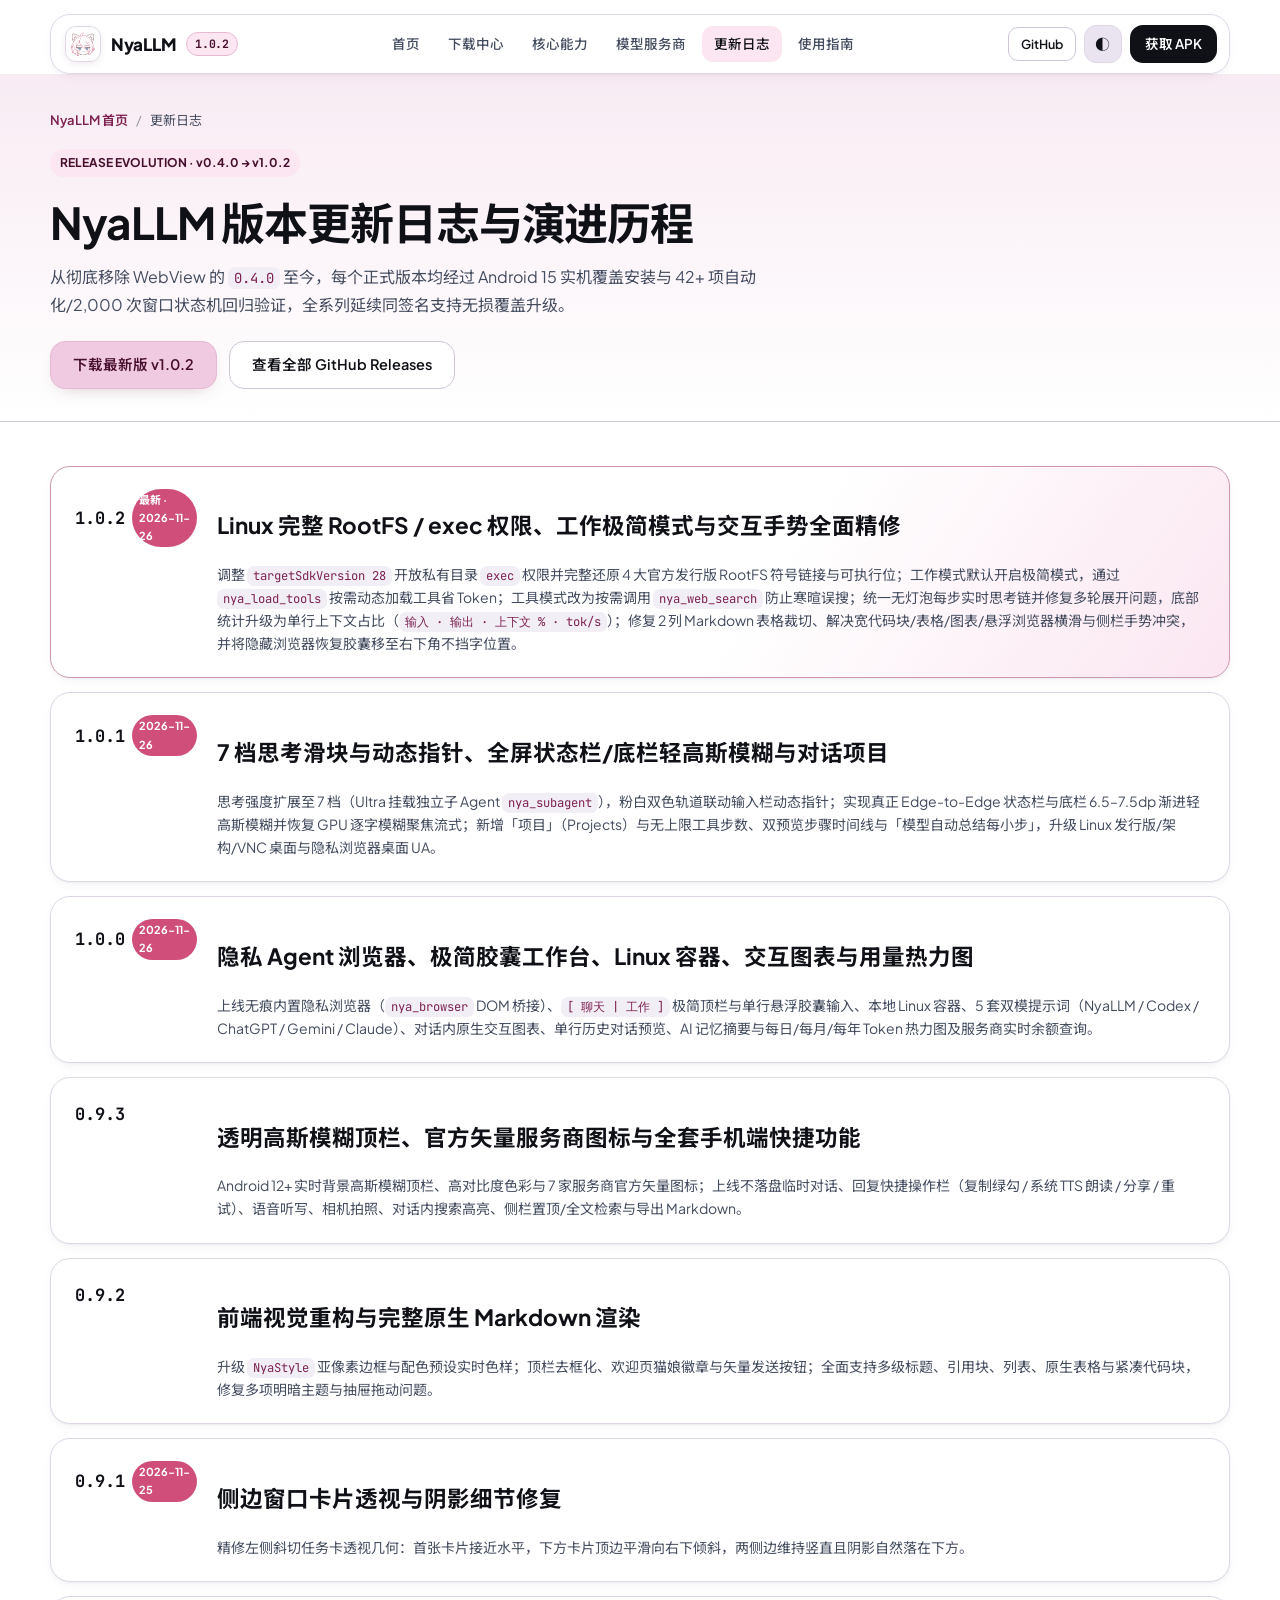
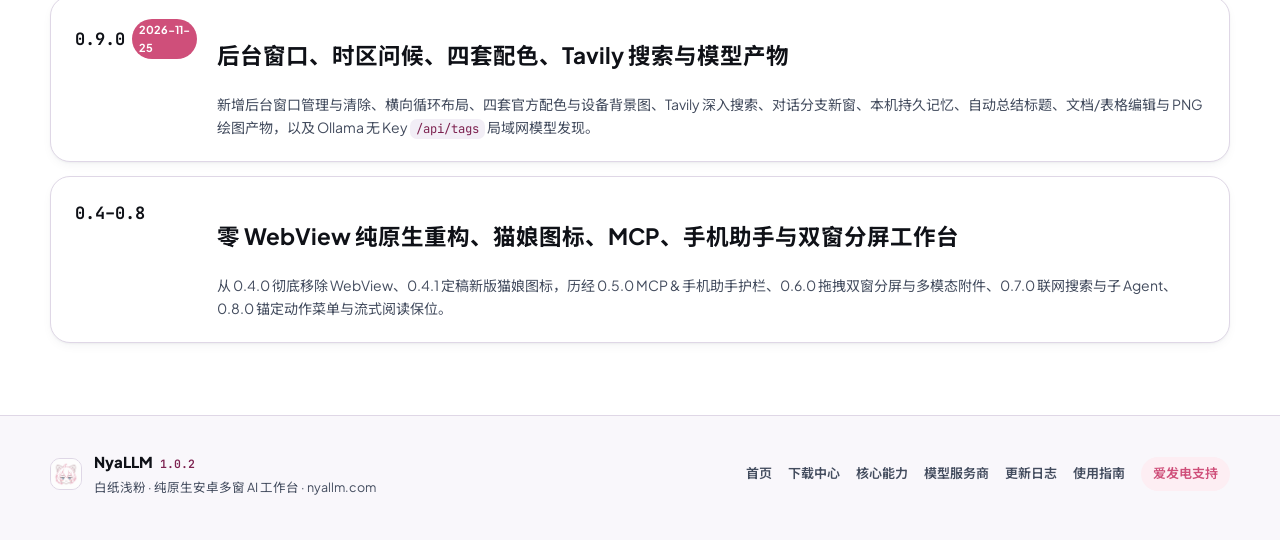
<file: changelog/index.html>
<!DOCTYPE html>
<html lang="zh-CN" data-theme="light" data-preset="nya">
<head>
  <meta charset="UTF-8" />
  <meta name="viewport" content="width=device-width, initial-scale=1.0" />
  <title>NyaLLM 版本更新日志（v0.4.x → v1.0.2）— NyaLLM 官网</title>
  <meta name="description" content="查看 NyaLLM 完整版本更新日志：从 0.4.x 零 WebView 纯原生重构、0.9.3 高斯模糊顶栏与矢量图标、1.0.0 隐私浏览器与 Linux 容器、1.0.1 7 档思考滑块与对话项目，到最新 1.0.2 RootFS exec 权限、工作极简模式与手势体验全面精修。" />
  <meta name="keywords" content="NyaLLM更新日志,NyaLLM 1.0.2,NyaLLM 1.0.1,NyaLLM 1.0.0,NyaLLM历史版本,NyaLLM Changelog,安卓AI客户端更新" />
  <meta name="author" content="小黑子打篮球hz" />
  <meta name="robots" content="index, follow, max-image-preview:large, max-snippet:-1" />
  <link rel="canonical" href="https://nyallm.com/changelog/" />
  <meta property="og:type" content="website" />
  <meta property="og:locale" content="zh_CN" />
  <meta property="og:site_name" content="NyaLLM" />
  <meta property="og:url" content="https://nyallm.com/changelog/" />
  <meta property="og:title" content="NyaLLM 版本更新日志（v0.4.x → v1.0.2）" />
  <meta property="og:description" content="记录 NyaLLM 从纯原生零 WebView 重构到 1.0.2 本地 Linux 容器 + 隐私浏览器全能 Agent 工作台的每一次演进。" />
  <meta property="og:image" content="https://nyallm.com/icon-512.png" />
  <meta name="twitter:card" content="summary" />
  <meta name="theme-color" content="#FFFFFF" />
  <link rel="icon" href="/favicon.ico" sizes="any" />
  <link rel="icon" type="image/png" sizes="48x48" href="/favicon-48x48.png" />
  <link rel="icon" type="image/png" sizes="32x32" href="/favicon-32x32.png" />
  <link rel="icon" type="image/png" sizes="16x16" href="/favicon-16x16.png" />
  <link rel="apple-touch-icon" sizes="180x180" href="/apple-touch-icon.png" />
  <link rel="manifest" href="/site.webmanifest" />
  <link rel="preconnect" href="https://fonts.googleapis.com" />
  <link rel="preconnect" href="https://fonts.gstatic.com" crossorigin />
  <link href="https://fonts.googleapis.com/css2?family=JetBrains+Mono:wght@400;500;600&family=Noto+Sans+SC:wght@400;500;600;700&family=Plus+Jakarta+Sans:wght@500;600;700;800&display=swap" rel="stylesheet" />
  <link rel="stylesheet" href="/styles.css?v=1.0.2" />
  <link rel="stylesheet" href="/subpage.css?v=1.0.2" />
  <script type="application/ld+json">
  {
    "@context": "https://schema.org",
    "@type": "BreadcrumbList",
    "itemListElement": [
      { "@type": "ListItem", "position": 1, "name": "首页", "item": "https://nyallm.com/" },
      { "@type": "ListItem", "position": 2, "name": "更新日志", "item": "https://nyallm.com/changelog/" }
    ]
  }
  </script>
</head>
<body>
  <header class="nav-shell">
    <div class="nav-inner">
      <a href="/" class="brand-lockup">
        <span class="brand-squircle"><img src="/assets/brand/nyallm-launcher.png" alt="NyaLLM 猫娘图标" width="34" height="34" /></span>
        <span class="brand-word">NyaLLM</span>
        <span class="version-chip">1.0.2</span>
      </a>
      <nav class="nav-links" aria-label="主导航">
        <a href="/">首页</a>
        <a href="/download/">下载中心</a>
        <a href="/features/">核心能力</a>
        <a href="/providers/">模型服务商</a>
        <a href="/changelog/" class="is-current">更新日志</a>
        <a href="/faq/">使用指南</a>
      </nav>
      <div class="nav-actions">
        <a href="https://github.com/xiaoheiHZ/NyaLLM" target="_blank" rel="noopener noreferrer" class="btn btn-subtle btn-sm">GitHub</a>
        <button type="button" class="icon-btn" id="theme-toggle" aria-label="切换明暗主题" title="切换明暗主题">◐</button>
        <a href="/download/" class="btn btn-ink nav-dl-btn">获取 APK</a>
        <button type="button" class="icon-btn mobile-menu-btn" id="mobile-menu-btn" aria-label="打开菜单" aria-expanded="false">☰</button>
      </div>
    </div>
    <div class="mobile-nav" id="mobile-nav" hidden>
      <a href="/">首页工作台</a>
      <a href="/download/">下载 NyaLLM 1.0.2 APK</a>
      <a href="/features/">核心能力详解</a>
      <a href="/providers/">8 大模型服务商</a>
      <a href="/changelog/">版本更新日志</a>
      <a href="/faq/">使用指南与 FAQ</a>
    </div>
  </header>

  <main>
    <section class="sub-hero">
      <div class="container">
        <nav class="breadcrumbs" aria-label="面包屑导航">
          <a href="/">NyaLLM 首页</a>
          <span class="bc-sep">/</span>
          <span aria-current="page">更新日志</span>
        </nav>
        <span class="sub-badge">RELEASE EVOLUTION · v0.4.0 → v1.0.2</span>
        <h1 class="sub-hero-title">NyaLLM 版本更新日志与演进历程</h1>
        <p class="sub-hero-lead">
          从彻底移除 WebView 的 <code>0.4.0</code> 至今，每个正式版本均经过 Android 15 实机覆盖安装与 42+ 项自动化/2,000 次窗口状态机回归验证，全系列延续同签名支持无损覆盖升级。
        </p>
        <div class="sub-hero-actions">
          <a href="/download/" class="btn btn-primary btn-lg">下载最新版 v1.0.2</a>
          <a href="https://github.com/xiaoheiHZ/NyaLLM/releases" target="_blank" rel="noopener noreferrer" class="btn btn-subtle btn-lg">查看全部 GitHub Releases</a>
        </div>
      </div>
    </section>

    <section class="sub-body">
      <div class="container">
        <div class="timeline-grid">
          <article class="tl-item is-latest">
            <div class="tl-ver"><span>1.0.2</span><small>最新 · 2026-11-26</small></div>
            <div class="tl-body">
              <h2>Linux 完整 RootFS / exec 权限、工作极简模式与交互手势全面精修</h2>
              <p>调整 <code>targetSdkVersion 28</code> 开放私有目录 <code>exec</code> 权限并完整还原 4 大官方发行版 RootFS 符号链接与可执行位；工作模式默认开启极简模式，通过 <code>nya_load_tools</code> 按需动态加载工具省 Token；工具模式改为按需调用 <code>nya_web_search</code> 防止寒暄误搜；统一无灯泡每步实时思考链并修复多轮展开问题，底部统计升级为单行上下文占比（<code>输入 · 输出 · 上下文 % · tok/s</code>）；修复 2 列 Markdown 表格裁切、解决宽代码块/表格/图表/悬浮浏览器横滑与侧栏手势冲突，并将隐藏浏览器恢复胶囊移至右下角不挡字位置。</p>
            </div>
          </article>

          <article class="tl-item">
            <div class="tl-ver"><span>1.0.1</span><small>2026-11-26</small></div>
            <div class="tl-body">
              <h2>7 档思考滑块与动态指针、全屏状态栏/底栏轻高斯模糊与对话项目</h2>
              <p>思考强度扩展至 7 档（Ultra 挂载独立子 Agent <code>nya_subagent</code>），粉白双色轨道联动输入栏动态指针；实现真正 Edge-to-Edge 状态栏与底栏 6.5–7.5dp 渐进轻高斯模糊并恢复 GPU 逐字模糊聚焦流式；新增「项目」（Projects）与无上限工具步数、双预览步骤时间线与「模型自动总结每小步」，升级 Linux 发行版/架构/VNC 桌面与隐私浏览器桌面 UA。</p>
            </div>
          </article>

          <article class="tl-item">
            <div class="tl-ver"><span>1.0.0</span><small>2026-11-26</small></div>
            <div class="tl-body">
              <h2>隐私 Agent 浏览器、极简胶囊工作台、Linux 容器、交互图表与用量热力图</h2>
              <p>上线无痕内置隐私浏览器（<code>nya_browser</code> DOM 桥接）、<code>[ 聊天 | 工作 ]</code> 极简顶栏与单行悬浮胶囊输入、本地 Linux 容器、5 套双模提示词（NyaLLM / Codex / ChatGPT / Gemini / Claude）、对话内原生交互图表、单行历史对话预览、AI 记忆摘要与每日/每月/每年 Token 热力图及服务商实时余额查询。</p>
            </div>
          </article>

          <article class="tl-item">
            <div class="tl-ver"><span>0.9.3</span></div>
            <div class="tl-body">
              <h2>透明高斯模糊顶栏、官方矢量服务商图标与全套手机端快捷功能</h2>
              <p>Android 12+ 实时背景高斯模糊顶栏、高对比度色彩与 7 家服务商官方矢量图标；上线不落盘临时对话、回复快捷操作栏（复制绿勾 / 系统 TTS 朗读 / 分享 / 重试）、语音听写、相机拍照、对话内搜索高亮、侧栏置顶/全文检索与导出 Markdown。</p>
            </div>
          </article>

          <article class="tl-item">
            <div class="tl-ver"><span>0.9.2</span></div>
            <div class="tl-body">
              <h2>前端视觉重构与完整原生 Markdown 渲染</h2>
              <p>升级 <code>NyaStyle</code> 亚像素边框与配色预设实时色样；顶栏去框化、欢迎页猫娘徽章与矢量发送按钮；全面支持多级标题、引用块、列表、原生表格与紧凑代码块，修复多项明暗主题与抽屉拖动问题。</p>
            </div>
          </article>

          <article class="tl-item">
            <div class="tl-ver"><span>0.9.1</span><small>2026-11-25</small></div>
            <div class="tl-body">
              <h2>侧边窗口卡片透视与阴影细节修复</h2>
              <p>精修左侧斜切任务卡透视几何：首张卡片接近水平，下方卡片顶边平滑向右下倾斜，两侧边维持竖直且阴影自然落在下方。</p>
            </div>
          </article>

          <article class="tl-item">
            <div class="tl-ver"><span>0.9.0</span><small>2026-11-25</small></div>
            <div class="tl-body">
              <h2>后台窗口、时区问候、四套配色、Tavily 搜索与模型产物</h2>
              <p>新增后台窗口管理与清除、横向循环布局、四套官方配色与设备背景图、Tavily 深入搜索、对话分支新窗、本机持久记忆、自动总结标题、文档/表格编辑与 PNG 绘图产物，以及 Ollama 无 Key <code>/api/tags</code> 局域网模型发现。</p>
            </div>
          </article>

          <article class="tl-item">
            <div class="tl-ver"><span>0.4–0.8</span></div>
            <div class="tl-body">
              <h2>零 WebView 纯原生重构、猫娘图标、MCP、手机助手与双窗分屏工作台</h2>
              <p>从 0.4.0 彻底移除 WebView、0.4.1 定稿新版猫娘图标，历经 0.5.0 MCP &amp; 手机助手护栏、0.6.0 拖拽双窗分屏与多模态附件、0.7.0 联网搜索与子 Agent、0.8.0 锚定动作菜单与流式阅读保位。</p>
            </div>
          </article>
        </div>
      </div>
    </section>
  </main>

  <footer class="site-footer">
    <div class="container footer-inner">
      <div class="footer-brand">
        <img src="/assets/brand/nyallm-launcher.png" alt="NyaLLM 图标" width="32" height="32" class="footer-icon" />
        <div>
          <div class="footer-name">NyaLLM <span>1.0.2</span></div>
          <p class="footer-note">白纸浅粉 · 纯原生安卓多窗 AI 工作台 · nyallm.com</p>
        </div>
      </div>
      <div class="footer-links">
        <a href="/">首页</a>
        <a href="/download/">下载中心</a>
        <a href="/features/">核心能力</a>
        <a href="/providers/">模型服务商</a>
        <a href="/changelog/">更新日志</a>
        <a href="/faq/">使用指南</a>
        <a href="https://ifdian.net/a/NyaLLM" target="_blank" rel="noopener noreferrer" class="footer-ifdian">爱发电支持</a>
      </div>
    </div>
  </footer>
  <div class="toast" id="toast" role="status" aria-live="polite" hidden></div>
  <script src="/subpage.js?v=1.0.2"></script>
</body>
</html>
</file>
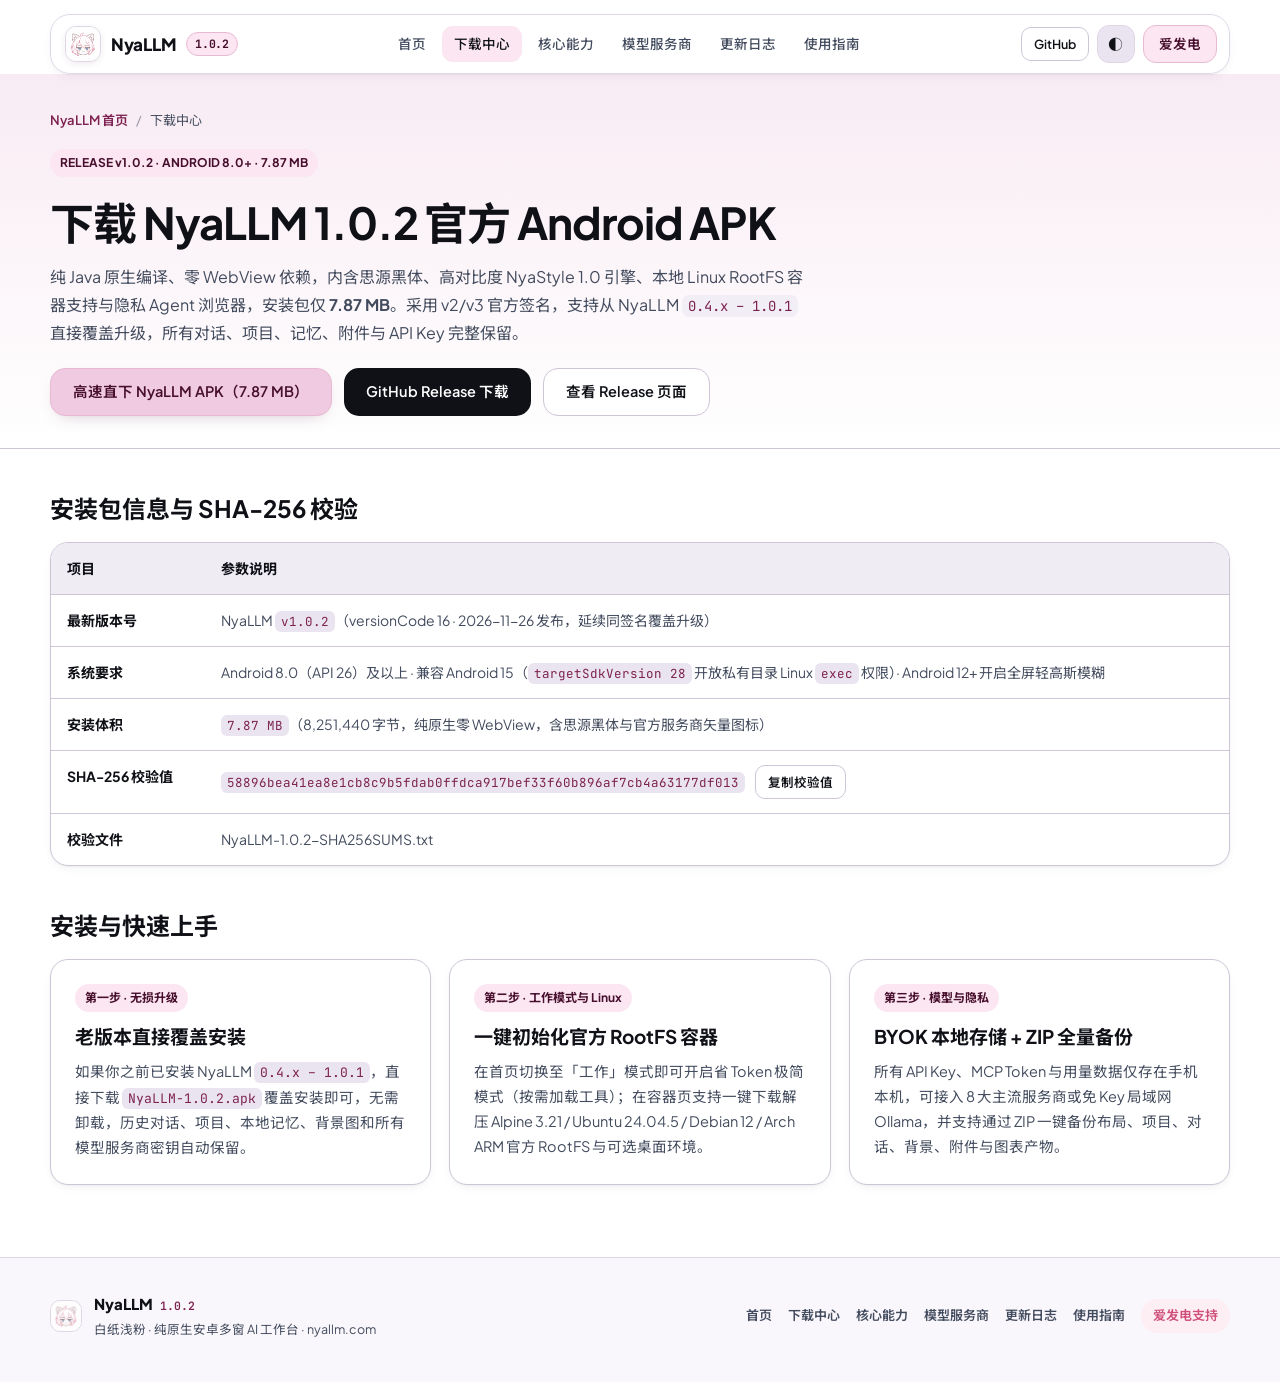
<file: download/index.html>
<!DOCTYPE html>
<html lang="zh-CN" data-theme="light" data-preset="nya">
<head>
  <meta charset="UTF-8" />
  <meta name="viewport" content="width=device-width, initial-scale=1.0" />
  <title>NyaLLM 1.0.2 APK 官方下载与 SHA-256 校验 — NyaLLM 官网</title>
  <meta name="description" content="下载 NyaLLM 1.0.2 最新官方 Android APK（7.87 MB，Android 8.0+，零 WebView 纯原生多窗 AI 工作台，内置本地 Linux RootFS 容器与隐私 Agent 浏览器）。提供高速 CDN 直链、GitHub Release、SHA-256 校验值与同签名覆盖升级说明。" />
  <meta name="keywords" content="NyaLLM下载,NyaLLM APK,NyaLLM 1.0.2下载,NyaLLM安卓版下载,NyaLLM官网下载,纯原生安卓AI客户端下载,安卓Linux容器APK,SHA-256校验" />
  <meta name="author" content="小黑子打篮球hz" />
  <meta name="robots" content="index, follow, max-image-preview:large, max-snippet:-1" />
  <link rel="canonical" href="https://nyallm.com/download/" />
  <meta property="og:type" content="website" />
  <meta property="og:locale" content="zh_CN" />
  <meta property="og:site_name" content="NyaLLM" />
  <meta property="og:url" content="https://nyallm.com/download/" />
  <meta property="og:title" content="NyaLLM 1.0.2 APK 官方下载与校验 — NyaLLM 官网" />
  <meta property="og:description" content="7.87 MB 纯原生安卓多窗 AI 工作台，内置本地 Linux RootFS 容器、隐私浏览器与 7 档思考强度，Android 8.0+ 免费下载，支持 0.4.x–1.0.1 直接覆盖升级。" />
  <meta property="og:image" content="https://nyallm.com/icon-512.png" />
  <meta name="twitter:card" content="summary" />
  <meta name="theme-color" content="#FFFFFF" />
  <link rel="icon" href="/favicon.ico" sizes="any" />
  <link rel="icon" type="image/png" sizes="48x48" href="/favicon-48x48.png" />
  <link rel="icon" type="image/png" sizes="32x32" href="/favicon-32x32.png" />
  <link rel="icon" type="image/png" sizes="16x16" href="/favicon-16x16.png" />
  <link rel="apple-touch-icon" sizes="180x180" href="/apple-touch-icon.png" />
  <link rel="manifest" href="/site.webmanifest" />
  <link rel="preconnect" href="https://fonts.googleapis.com" />
  <link rel="preconnect" href="https://fonts.gstatic.com" crossorigin />
  <link href="https://fonts.googleapis.com/css2?family=JetBrains+Mono:wght@400;500;600&family=Noto+Sans+SC:wght@400;500;600;700&family=Plus+Jakarta+Sans:wght@500;600;700;800&display=swap" rel="stylesheet" />
  <link rel="stylesheet" href="/styles.css?v=1.0.2" />
  <link rel="stylesheet" href="/subpage.css?v=1.0.2" />
  <script type="application/ld+json">
  {
    "@context": "https://schema.org",
    "@graph": [
      {
        "@type": "BreadcrumbList",
        "itemListElement": [
          { "@type": "ListItem", "position": 1, "name": "首页", "item": "https://nyallm.com/" },
          { "@type": "ListItem", "position": 2, "name": "下载中心", "item": "https://nyallm.com/download/" }
        ]
      },
      {
        "@type": "SoftwareApplication",
        "name": "NyaLLM",
        "softwareVersion": "1.0.2",
        "operatingSystem": "Android 8.0+",
        "applicationCategory": "ProductivityApplication",
        "fileSize": "7.87 MB",
        "downloadUrl": "https://nyallm.com/downloads/NyaLLM-1.0.2.apk",
        "url": "https://nyallm.com/download/",
        "image": "https://nyallm.com/icon-512.png",
        "offers": { "@type": "Offer", "price": "0", "priceCurrency": "CNY" }
      }
    ]
  }
  </script>
</head>
<body>
  <header class="nav-shell">
    <div class="nav-inner">
      <a href="/" class="brand-lockup">
        <span class="brand-squircle"><img src="/assets/brand/nyallm-launcher.png" alt="NyaLLM 猫娘图标" width="34" height="34" /></span>
        <span class="brand-word">NyaLLM</span>
        <span class="version-chip">1.0.2</span>
      </a>
      <nav class="nav-links" aria-label="主导航">
        <a href="/">首页</a>
        <a href="/download/" class="is-current">下载中心</a>
        <a href="/features/">核心能力</a>
        <a href="/providers/">模型服务商</a>
        <a href="/changelog/">更新日志</a>
        <a href="/faq/">使用指南</a>
      </nav>
      <div class="nav-actions">
        <a href="https://github.com/xiaoheiHZ/NyaLLM" target="_blank" rel="noopener noreferrer" class="btn btn-subtle btn-sm">GitHub</a>
        <button type="button" class="icon-btn" id="theme-toggle" aria-label="切换明暗主题" title="切换明暗主题">◐</button>
        <a href="https://ifdian.net/a/NyaLLM" target="_blank" rel="noopener noreferrer" class="btn btn-sakura nav-ifdian-btn">爱发电</a>
        <button type="button" class="icon-btn mobile-menu-btn" id="mobile-menu-btn" aria-label="打开菜单" aria-expanded="false">☰</button>
      </div>
    </div>
    <div class="mobile-nav" id="mobile-nav" hidden>
      <a href="/">首页工作台</a>
      <a href="/download/">下载 NyaLLM 1.0.2 APK</a>
      <a href="/features/">核心能力详解</a>
      <a href="/providers/">8 大模型服务商</a>
      <a href="/changelog/">版本更新日志</a>
      <a href="/faq/">使用指南与 FAQ</a>
    </div>
  </header>

  <main>
    <section class="sub-hero">
      <div class="container">
        <nav class="breadcrumbs" aria-label="面包屑导航">
          <a href="/">NyaLLM 首页</a>
          <span class="bc-sep">/</span>
          <span aria-current="page">下载中心</span>
        </nav>
        <span class="sub-badge">RELEASE v1.0.2 · ANDROID 8.0+ · 7.87 MB</span>
        <h1 class="sub-hero-title">下载 NyaLLM 1.0.2 官方 Android APK</h1>
        <p class="sub-hero-lead">
          纯 Java 原生编译、零 WebView 依赖，内含思源黑体、高对比度 NyaStyle 1.0 引擎、本地 Linux RootFS 容器支持与隐私 Agent 浏览器，安装包仅 <strong>7.87 MB</strong>。采用 v2/v3 官方签名，支持从 NyaLLM <code>0.4.x – 1.0.1</code> 直接覆盖升级，所有对话、项目、记忆、附件与 API Key 完整保留。
        </p>
        <div class="sub-hero-actions">
          <a href="/downloads/NyaLLM-1.0.2.apk" download="NyaLLM-1.0.2.apk" class="btn btn-primary btn-lg">高速直下 NyaLLM APK（7.87 MB）</a>
          <a href="https://github.com/xiaoheiHZ/NyaLLM/releases/download/v1.0.2/NyaLLM-1.0.2.apk" class="btn btn-ink btn-lg">GitHub Release 下载</a>
          <a href="https://github.com/xiaoheiHZ/NyaLLM/releases/tag/v1.0.2" target="_blank" rel="noopener noreferrer" class="btn btn-subtle btn-lg">查看 Release 页面</a>
        </div>
      </div>
    </section>

    <section class="sub-body">
      <div class="container">
        <h2 class="sub-section-title">安装包信息与 SHA-256 校验</h2>
        <div class="spec-table-wrap">
          <table class="spec-table">
            <thead>
              <tr>
                <th>项目</th>
                <th>参数说明</th>
              </tr>
            </thead>
            <tbody>
              <tr>
                <td><strong>最新版本号</strong></td>
                <td>NyaLLM <code>v1.0.2</code>（versionCode 16 · 2026-11-26 发布，延续同签名覆盖升级）</td>
              </tr>
              <tr>
                <td><strong>系统要求</strong></td>
                <td>Android 8.0（API 26）及以上 · 兼容 Android 15（<code>targetSdkVersion 28</code> 开放私有目录 Linux <code>exec</code> 权限）· Android 12+ 开启全屏轻高斯模糊</td>
              </tr>
              <tr>
                <td><strong>安装体积</strong></td>
                <td><code>7.87 MB</code>（8,251,440 字节，纯原生零 WebView，含思源黑体与官方服务商矢量图标）</td>
              </tr>
              <tr>
                <td><strong>SHA-256 校验值</strong></td>
                <td>
                  <code>58896bea41ea8e1cb8c9b5fdab0ffdca917bef33f60b896af7cb4a63177df013</code>
                  <button type="button" class="btn btn-subtle btn-sm" style="margin-left:8px" data-copy-text="58896bea41ea8e1cb8c9b5fdab0ffdca917bef33f60b896af7cb4a63177df013">复制校验值</button>
                </td>
              </tr>
              <tr>
                <td><strong>校验文件</strong></td>
                <td><a href="/downloads/NyaLLM-1.0.2-SHA256SUMS.txt">NyaLLM-1.0.2-SHA256SUMS.txt</a></td>
              </tr>
            </tbody>
          </table>
        </div>

        <h2 class="sub-section-title">安装与快速上手</h2>
        <div class="sub-grid-3">
          <article class="sub-card">
            <span class="sub-badge">第一步 · 无损升级</span>
            <h3>老版本直接覆盖安装</h3>
            <p>如果你之前已安装 NyaLLM <code>0.4.x – 1.0.1</code>，直接下载 <code>NyaLLM-1.0.2.apk</code> 覆盖安装即可，无需卸载，历史对话、项目、本地记忆、背景图和所有模型服务商密钥自动保留。</p>
          </article>
          <article class="sub-card">
            <span class="sub-badge">第二步 · 工作模式与 Linux</span>
            <h3>一键初始化官方 RootFS 容器</h3>
            <p>在首页切换至「工作」模式即可开启省 Token 极简模式（按需加载工具）；在容器页支持一键下载解压 Alpine 3.21 / Ubuntu 24.04.5 / Debian 12 / Arch ARM 官方 RootFS 与可选桌面环境。</p>
          </article>
          <article class="sub-card">
            <span class="sub-badge">第三步 · 模型与隐私</span>
            <h3>BYOK 本地存储 + ZIP 全量备份</h3>
            <p>所有 API Key、MCP Token 与用量数据仅存在手机本机，可接入 <a href="/providers/">8 大主流服务商或免 Key 局域网 Ollama</a>，并支持通过 ZIP 一键备份布局、项目、对话、背景、附件与图表产物。</p>
          </article>
        </div>
      </div>
    </section>
  </main>

  <footer class="site-footer">
    <div class="container footer-inner">
      <div class="footer-brand">
        <img src="/assets/brand/nyallm-launcher.png" alt="NyaLLM 图标" width="32" height="32" class="footer-icon" />
        <div>
          <div class="footer-name">NyaLLM <span>1.0.2</span></div>
          <p class="footer-note">白纸浅粉 · 纯原生安卓多窗 AI 工作台 · nyallm.com</p>
        </div>
      </div>
      <div class="footer-links">
        <a href="/">首页</a>
        <a href="/download/">下载中心</a>
        <a href="/features/">核心能力</a>
        <a href="/providers/">模型服务商</a>
        <a href="/changelog/">更新日志</a>
        <a href="/faq/">使用指南</a>
        <a href="https://ifdian.net/a/NyaLLM" target="_blank" rel="noopener noreferrer" class="footer-ifdian">爱发电支持</a>
      </div>
    </div>
  </footer>
  <div class="toast" id="toast" role="status" aria-live="polite" hidden></div>
  <script src="/subpage.js?v=1.0.2"></script>
</body>
</html>
</file>
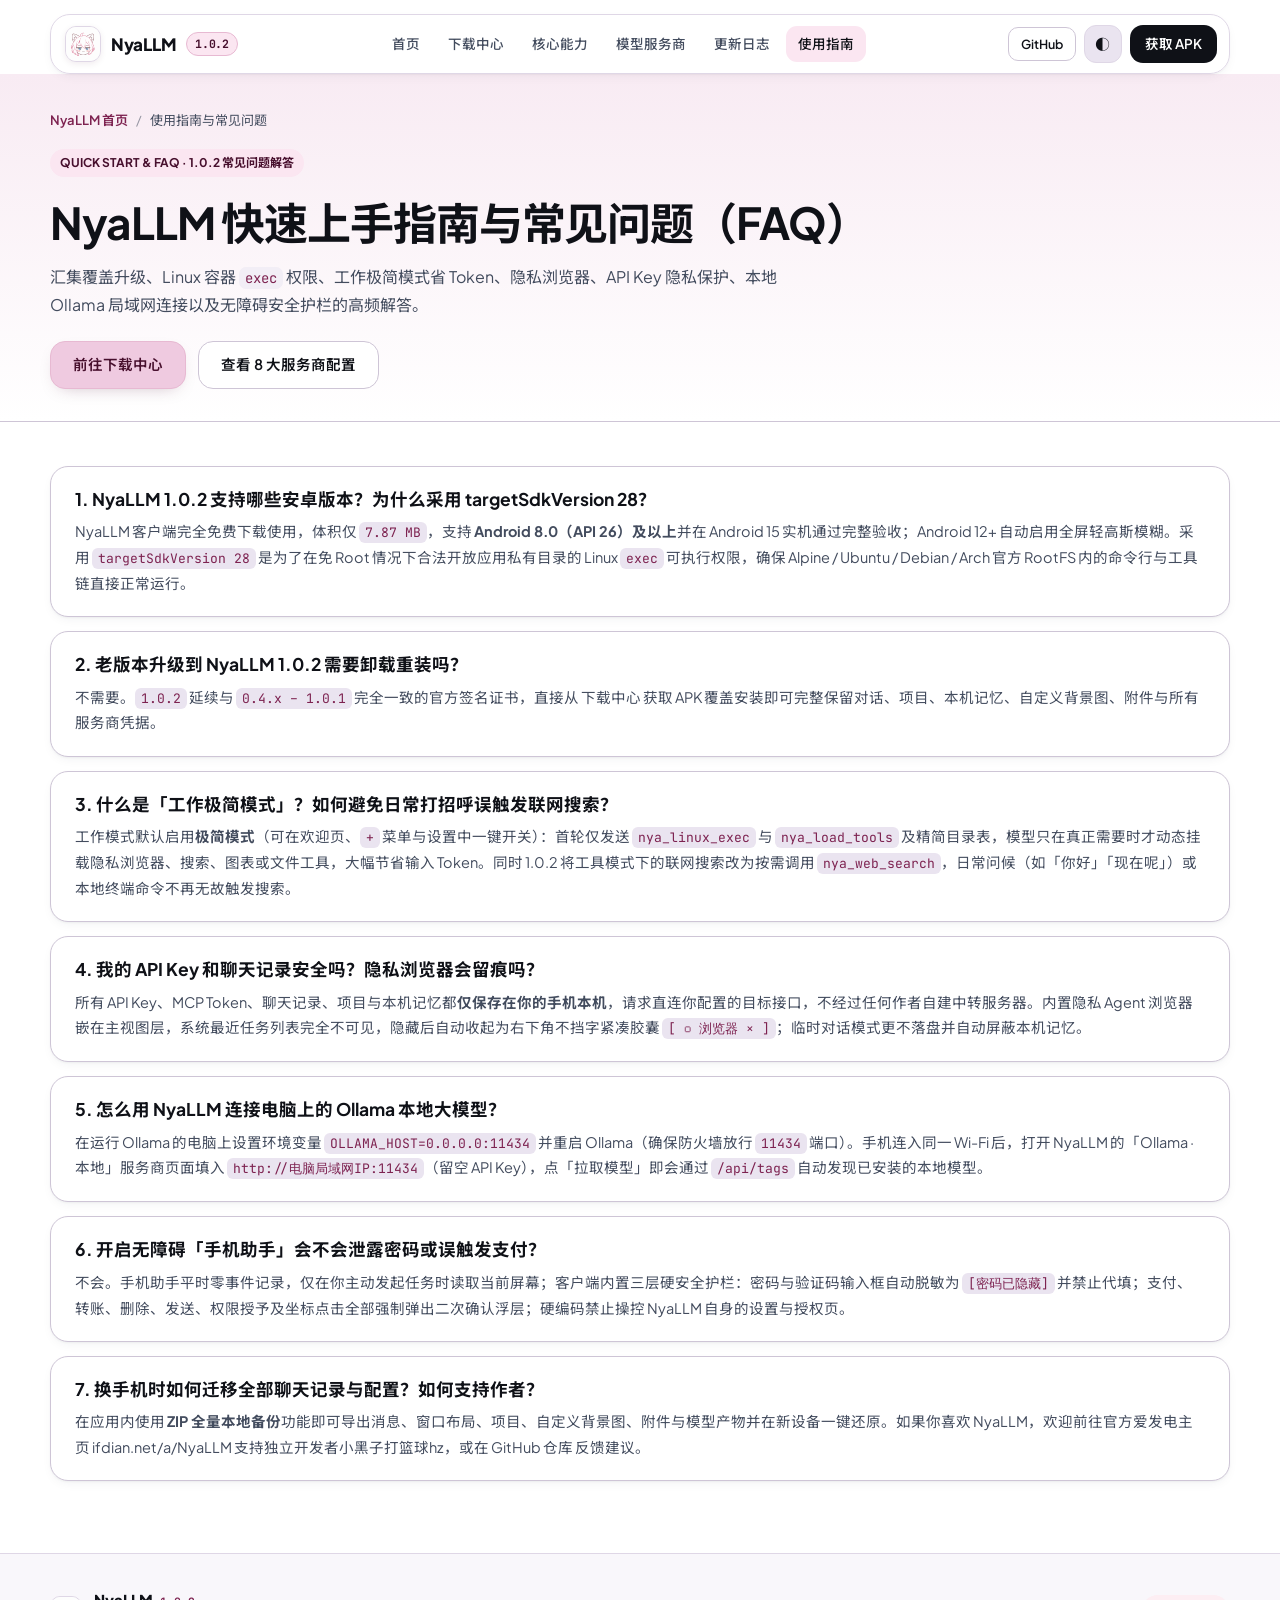
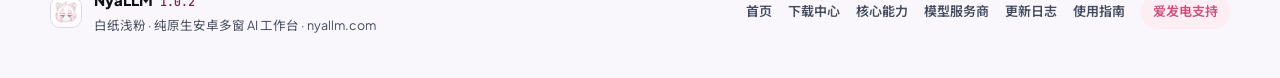
<file: faq/index.html>
<!DOCTYPE html>
<html lang="zh-CN" data-theme="light" data-preset="nya">
<head>
  <meta charset="UTF-8" />
  <meta name="viewport" content="width=device-width, initial-scale=1.0" />
  <title>NyaLLM 1.0.2 使用指南与常见问题 FAQ — NyaLLM 官网</title>
  <meta name="description" content="NyaLLM 1.0.2 快速上手教程与常见问题解答：覆盖升级 APK、本地 Linux RootFS 容器与 exec 权限、工作极简模式省 Token、隐私 Agent 浏览器、API Key 隐私、Ollama 局域网连接、MCP/SKILL.md 与手机助手安全护栏。" />
  <meta name="keywords" content="NyaLLM教程,NyaLLM使用指南,NyaLLM FAQ,NyaLLM Linux容器,NyaLLM极简模式,NyaLLM隐私浏览器,Ollama局域网连接,Android MCP配置" />
  <meta name="author" content="小黑子打篮球hz" />
  <meta name="robots" content="index, follow, max-image-preview:large, max-snippet:-1" />
  <link rel="canonical" href="https://nyallm.com/faq/" />
  <meta property="og:type" content="website" />
  <meta property="og:locale" content="zh_CN" />
  <meta property="og:site_name" content="NyaLLM" />
  <meta property="og:url" content="https://nyallm.com/faq/" />
  <meta property="og:title" content="NyaLLM 1.0.2 使用指南与常见问题 FAQ" />
  <meta property="og:description" content="一站解答覆盖升级、Linux 容器 exec 权限、工作极简模式、隐私浏览器、Ollama 本地连接与手机助手护栏。" />
  <meta property="og:image" content="https://nyallm.com/icon-512.png" />
  <meta name="twitter:card" content="summary" />
  <meta name="theme-color" content="#FFFFFF" />
  <link rel="icon" href="/favicon.ico" sizes="any" />
  <link rel="icon" type="image/png" sizes="48x48" href="/favicon-48x48.png" />
  <link rel="icon" type="image/png" sizes="32x32" href="/favicon-32x32.png" />
  <link rel="icon" type="image/png" sizes="16x16" href="/favicon-16x16.png" />
  <link rel="apple-touch-icon" sizes="180x180" href="/apple-touch-icon.png" />
  <link rel="manifest" href="/site.webmanifest" />
  <link rel="preconnect" href="https://fonts.googleapis.com" />
  <link rel="preconnect" href="https://fonts.gstatic.com" crossorigin />
  <link href="https://fonts.googleapis.com/css2?family=JetBrains+Mono:wght@400;500;600&family=Noto+Sans+SC:wght@400;500;600;700&family=Plus+Jakarta+Sans:wght@500;600;700;800&display=swap" rel="stylesheet" />
  <link rel="stylesheet" href="/styles.css?v=1.0.2" />
  <link rel="stylesheet" href="/subpage.css?v=1.0.2" />
  <script type="application/ld+json">
  {
    "@context": "https://schema.org",
    "@graph": [
      {
        "@type": "BreadcrumbList",
        "itemListElement": [
          { "@type": "ListItem", "position": 1, "name": "首页", "item": "https://nyallm.com/" },
          { "@type": "ListItem", "position": 2, "name": "使用指南与 FAQ", "item": "https://nyallm.com/faq/" }
        ]
      },
      {
        "@type": "FAQPage",
        "mainEntity": [
          {
            "@type": "Question",
            "name": "NyaLLM 1.0.2 支持哪些安卓版本？为什么采用 targetSdkVersion 28？",
            "acceptedAnswer": {
              "@type": "Answer",
              "text": "支持 Android 8.0（API 26）及以上，已完整实测兼容 Android 15，且在 Android 12+ 自动启用全屏轻高斯模糊与逐字模糊聚焦流式。采用 targetSdkVersion 28 是为了在无需 Root 的前提下合法开放应用私有目录的 Linux 容器 exec 执行权限，让 Alpine/Ubuntu/Debian/Arch RootFS 中的命令行工具正常执行。"
            }
          },
          {
            "@type": "Question",
            "name": "老版本升级到 NyaLLM 1.0.2 需要卸载重装吗？",
            "acceptedAnswer": {
              "@type": "Answer",
              "text": "不需要。NyaLLM 1.0.2 延续与 0.4.x 至 1.0.1 完全相同的官方签名证书，直接下载覆盖安装即可保留全部对话、项目、本机记忆、自定义背景图、附件与模型服务商密钥。"
            }
          },
          {
            "@type": "Question",
            "name": "什么是「工作极简模式」？它为什么能大幅省 Token？",
            "acceptedAnswer": {
              "@type": "Answer",
              "text": "工作模式默认开启极简模式，首轮只向模型发送命令行工具（nya_linux_exec）、按需加载器（nya_load_tools）和一份极简工具目录表；当任务需要用到隐私浏览器、联网搜索、交互图表或文件工具时，模型会在中途动态按需挂载对应工具 Schema，显著降低日常与多轮调用的输入 Token 消耗。"
            }
          },
          {
            "@type": "Question",
            "name": "我的 API Key 和聊天记录安全吗？隐私浏览器会留痕吗？",
            "acceptedAnswer": {
              "@type": "Answer",
              "text": "所有 API Key、MCP Token、聊天记录、项目与本机记忆都仅保存在你的手机本地，网络请求直连你配置的服务商或局域网 Ollama。内置隐私 Agent 浏览器直接嵌于主视图层，不会在 Android 最近任务栏创建独立浏览器任务；临时对话模式更不落盘且自动屏蔽本机记忆。"
            }
          },
          {
            "@type": "Question",
            "name": "怎么用 NyaLLM 连接电脑上的 Ollama 本地大模型？",
            "acceptedAnswer": {
              "@type": "Answer",
              "text": "在电脑端设置 OLLAMA_HOST=0.0.0.0:11434 并启动 Ollama、放行 11434 端口；随后在手机 NyaLLM 中打开「Ollama · 本地」服务商页面填入 http://电脑局域网IP:11434（无需 API Key），点击「拉取模型」即通过 /api/tags 自动发现全部已装模型。"
            }
          },
          {
            "@type": "Question",
            "name": "开启安卓无障碍「手机助手」会不会泄露密码或误操作支付？",
            "acceptedAnswer": {
              "@type": "Answer",
              "text": "不会。手机助手仅在你主动下发任务时按需读取前台屏幕，平时零事件采集；代码层硬编码了密码与验证码框自动脱敏为 [密码已隐藏] 且禁止代填，支付、转账、删除、发送、权限与坐标点击必须经过二次确认浮层，同时禁止操控 NyaLLM 自身的设置与授权页。"
            }
          }
        ]
      }
    ]
  }
  </script>
</head>
<body>
  <header class="nav-shell">
    <div class="nav-inner">
      <a href="/" class="brand-lockup">
        <span class="brand-squircle"><img src="/assets/brand/nyallm-launcher.png" alt="NyaLLM 猫娘图标" width="34" height="34" /></span>
        <span class="brand-word">NyaLLM</span>
        <span class="version-chip">1.0.2</span>
      </a>
      <nav class="nav-links" aria-label="主导航">
        <a href="/">首页</a>
        <a href="/download/">下载中心</a>
        <a href="/features/">核心能力</a>
        <a href="/providers/">模型服务商</a>
        <a href="/changelog/">更新日志</a>
        <a href="/faq/" class="is-current">使用指南</a>
      </nav>
      <div class="nav-actions">
        <a href="https://github.com/xiaoheiHZ/NyaLLM" target="_blank" rel="noopener noreferrer" class="btn btn-subtle btn-sm">GitHub</a>
        <button type="button" class="icon-btn" id="theme-toggle" aria-label="切换明暗主题" title="切换明暗主题">◐</button>
        <a href="/download/" class="btn btn-ink nav-dl-btn">获取 APK</a>
        <button type="button" class="icon-btn mobile-menu-btn" id="mobile-menu-btn" aria-label="打开菜单" aria-expanded="false">☰</button>
      </div>
    </div>
    <div class="mobile-nav" id="mobile-nav" hidden>
      <a href="/">首页工作台</a>
      <a href="/download/">下载 NyaLLM 1.0.2 APK</a>
      <a href="/features/">核心能力详解</a>
      <a href="/providers/">8 大模型服务商</a>
      <a href="/changelog/">版本更新日志</a>
      <a href="/faq/">使用指南与 FAQ</a>
    </div>
  </header>

  <main>
    <section class="sub-hero">
      <div class="container">
        <nav class="breadcrumbs" aria-label="面包屑导航">
          <a href="/">NyaLLM 首页</a>
          <span class="bc-sep">/</span>
          <span aria-current="page">使用指南与常见问题</span>
        </nav>
        <span class="sub-badge">QUICK START &amp; FAQ · 1.0.2 常见问题解答</span>
        <h1 class="sub-hero-title">NyaLLM 快速上手指南与常见问题（FAQ）</h1>
        <p class="sub-hero-lead">
          汇集覆盖升级、Linux 容器 <code>exec</code> 权限、工作极简模式省 Token、隐私浏览器、API Key 隐私保护、本地 Ollama 局域网连接以及无障碍安全护栏的高频解答。
        </p>
        <div class="sub-hero-actions">
          <a href="/download/" class="btn btn-primary btn-lg">前往下载中心</a>
          <a href="/providers/" class="btn btn-subtle btn-lg">查看 8 大服务商配置</a>
        </div>
      </div>
    </section>

    <section class="sub-body">
      <div class="container">
        <div class="faq-list">
          <article class="faq-item">
            <h2>1. NyaLLM 1.0.2 支持哪些安卓版本？为什么采用 targetSdkVersion 28？</h2>
            <p>NyaLLM 客户端完全免费下载使用，体积仅 <code>7.87 MB</code>，支持 <strong>Android 8.0（API 26）及以上</strong>并在 Android 15 实机通过完整验收；Android 12+ 自动启用全屏轻高斯模糊。采用 <code>targetSdkVersion 28</code> 是为了在免 Root 情况下合法开放应用私有目录的 Linux <code>exec</code> 可执行权限，确保 Alpine / Ubuntu / Debian / Arch 官方 RootFS 内的命令行与工具链直接正常运行。</p>
          </article>

          <article class="faq-item">
            <h2>2. 老版本升级到 NyaLLM 1.0.2 需要卸载重装吗？</h2>
            <p>不需要。<code>1.0.2</code> 延续与 <code>0.4.x – 1.0.1</code> 完全一致的官方签名证书，直接从 <a href="/download/">下载中心</a> 获取 APK 覆盖安装即可完整保留对话、项目、本机记忆、自定义背景图、附件与所有服务商凭据。</p>
          </article>

          <article class="faq-item">
            <h2>3. 什么是「工作极简模式」？如何避免日常打招呼误触发联网搜索？</h2>
            <p>工作模式默认启用<strong>极简模式</strong>（可在欢迎页、<code>+</code> 菜单与设置中一键开关）：首轮仅发送 <code>nya_linux_exec</code> 与 <code>nya_load_tools</code> 及精简目录表，模型只在真正需要时才动态挂载隐私浏览器、搜索、图表或文件工具，大幅节省输入 Token。同时 1.0.2 将工具模式下的联网搜索改为按需调用 <code>nya_web_search</code>，日常问候（如「你好」「现在呢」）或本地终端命令不再无故触发搜索。</p>
          </article>

          <article class="faq-item">
            <h2>4. 我的 API Key 和聊天记录安全吗？隐私浏览器会留痕吗？</h2>
            <p>所有 API Key、MCP Token、聊天记录、项目与本机记忆都<strong>仅保存在你的手机本机</strong>，请求直连你配置的目标接口，不经过任何作者自建中转服务器。内置隐私 Agent 浏览器嵌在主视图层，系统最近任务列表完全不可见，隐藏后自动收起为右下角不挡字紧凑胶囊 <code>[ ▢ 浏览器 × ]</code>；临时对话模式更不落盘并自动屏蔽本机记忆。</p>
          </article>

          <article class="faq-item">
            <h2>5. 怎么用 NyaLLM 连接电脑上的 Ollama 本地大模型？</h2>
            <p>在运行 Ollama 的电脑上设置环境变量 <code>OLLAMA_HOST=0.0.0.0:11434</code> 并重启 Ollama（确保防火墙放行 <code>11434</code> 端口）。手机连入同一 Wi-Fi 后，打开 NyaLLM 的「Ollama · 本地」服务商页面填入 <code>http://电脑局域网IP:11434</code>（留空 API Key），点「拉取模型」即会通过 <code>/api/tags</code> 自动发现已安装的本地模型。</p>
          </article>

          <article class="faq-item">
            <h2>6. 开启无障碍「手机助手」会不会泄露密码或误触发支付？</h2>
            <p>不会。手机助手平时零事件记录，仅在你主动发起任务时读取当前屏幕；客户端内置三层硬安全护栏：密码与验证码输入框自动脱敏为 <code>[密码已隐藏]</code> 并禁止代填；支付、转账、删除、发送、权限授予及坐标点击全部强制弹出二次确认浮层；硬编码禁止操控 NyaLLM 自身的设置与授权页。</p>
          </article>

          <article class="faq-item">
            <h2>7. 换手机时如何迁移全部聊天记录与配置？如何支持作者？</h2>
            <p>在应用内使用 <strong>ZIP 全量本地备份</strong>功能即可导出消息、窗口布局、项目、自定义背景图、附件与模型产物并在新设备一键还原。如果你喜欢 NyaLLM，欢迎前往官方爱发电主页 <a href="https://ifdian.net/a/NyaLLM" target="_blank" rel="noopener noreferrer">ifdian.net/a/NyaLLM</a> 支持独立开发者小黑子打篮球hz，或在 <a href="https://github.com/xiaoheiHZ/NyaLLM" target="_blank" rel="noopener noreferrer">GitHub 仓库</a> 反馈建议。</p>
          </article>
        </div>
      </div>
    </section>
  </main>

  <footer class="site-footer">
    <div class="container footer-inner">
      <div class="footer-brand">
        <img src="/assets/brand/nyallm-launcher.png" alt="NyaLLM 图标" width="32" height="32" class="footer-icon" />
        <div>
          <div class="footer-name">NyaLLM <span>1.0.2</span></div>
          <p class="footer-note">白纸浅粉 · 纯原生安卓多窗 AI 工作台 · nyallm.com</p>
        </div>
      </div>
      <div class="footer-links">
        <a href="/">首页</a>
        <a href="/download/">下载中心</a>
        <a href="/features/">核心能力</a>
        <a href="/providers/">模型服务商</a>
        <a href="/changelog/">更新日志</a>
        <a href="/faq/">使用指南</a>
        <a href="https://ifdian.net/a/NyaLLM" target="_blank" rel="noopener noreferrer" class="footer-ifdian">爱发电支持</a>
      </div>
    </div>
  </footer>
  <div class="toast" id="toast" role="status" aria-live="polite" hidden></div>
  <script src="/subpage.js?v=1.0.2"></script>
</body>
</html>
</file>
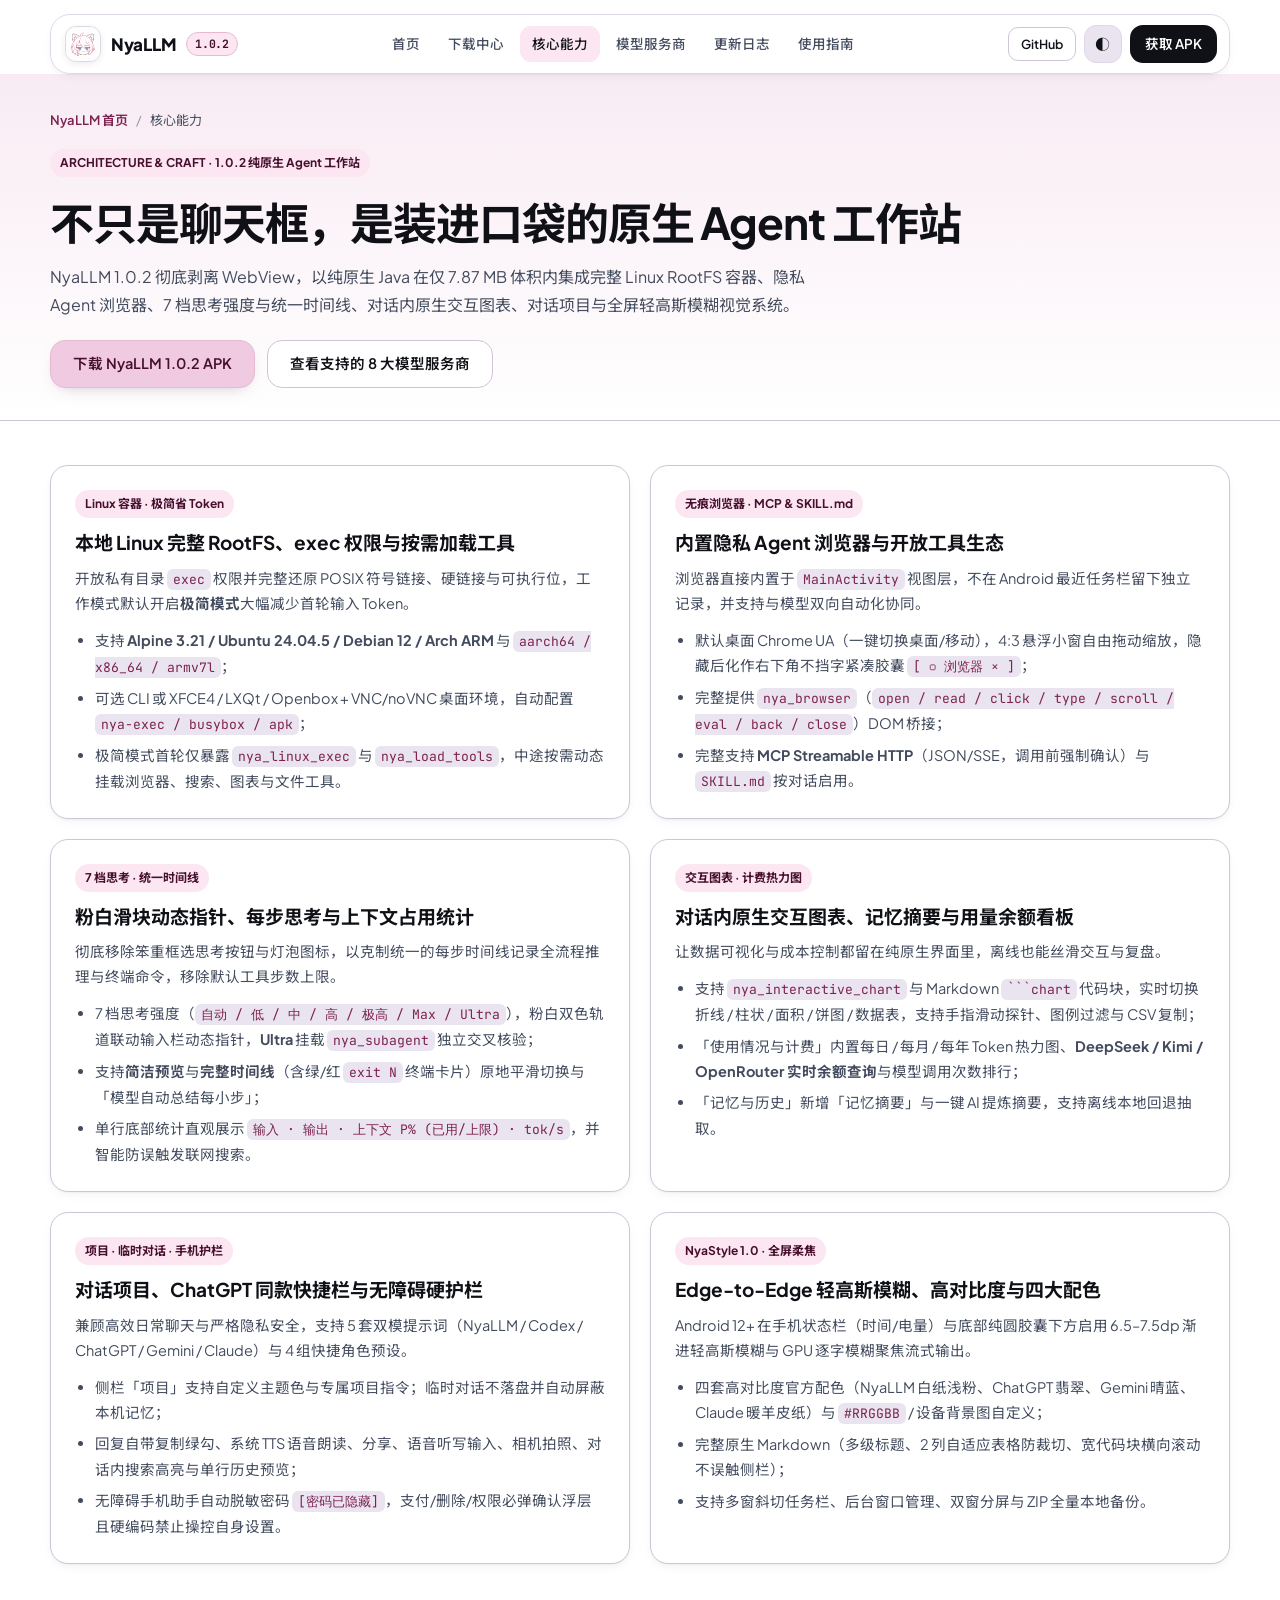
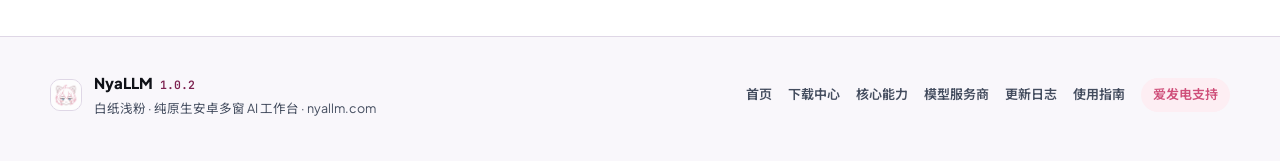
<file: features/index.html>
<!DOCTYPE html>
<html lang="zh-CN" data-theme="light" data-preset="nya">
<head>
  <meta charset="UTF-8" />
  <meta name="viewport" content="width=device-width, initial-scale=1.0" />
  <title>NyaLLM 1.0.2 核心能力：本地 Linux 容器、隐私浏览器、7 档思考、交互图表与手机助手 — NyaLLM 官网</title>
  <meta name="description" content="全面了解 NyaLLM 1.0.2 核心特性：本地 Linux RootFS 容器与 exec 权限、工作极简模式按需加载工具、无痕隐私 Agent 浏览器、7 档思考强度与统一每步时间线、对话内原生交互图表、对话项目、Token 热力图与无障碍安全护栏。" />
  <meta name="keywords" content="NyaLLM功能,安卓Linux容器,隐私Agent浏览器,工作极简模式,7档思考强度,对话内交互图表,Token热力图,Android MCP客户端,SKILL.md,NyaStyle 1.0" />
  <meta name="author" content="小黑子打篮球hz" />
  <meta name="robots" content="index, follow, max-image-preview:large, max-snippet:-1" />
  <link rel="canonical" href="https://nyallm.com/features/" />
  <meta property="og:type" content="website" />
  <meta property="og:locale" content="zh_CN" />
  <meta property="og:site_name" content="NyaLLM" />
  <meta property="og:url" content="https://nyallm.com/features/" />
  <meta property="og:title" content="NyaLLM 1.0.2 核心能力 — 纯原生安卓多窗 AI 工作台" />
  <meta property="og:description" content="本地 Linux RootFS 容器、隐私 Agent 浏览器、工作极简模式、7 档思考滑块、对话内交互图表与全屏轻高斯模糊详解。" />
  <meta property="og:image" content="https://nyallm.com/icon-512.png" />
  <meta name="twitter:card" content="summary" />
  <meta name="theme-color" content="#FFFFFF" />
  <link rel="icon" href="/favicon.ico" sizes="any" />
  <link rel="icon" type="image/png" sizes="48x48" href="/favicon-48x48.png" />
  <link rel="icon" type="image/png" sizes="32x32" href="/favicon-32x32.png" />
  <link rel="icon" type="image/png" sizes="16x16" href="/favicon-16x16.png" />
  <link rel="apple-touch-icon" sizes="180x180" href="/apple-touch-icon.png" />
  <link rel="manifest" href="/site.webmanifest" />
  <link rel="preconnect" href="https://fonts.googleapis.com" />
  <link rel="preconnect" href="https://fonts.gstatic.com" crossorigin />
  <link href="https://fonts.googleapis.com/css2?family=JetBrains+Mono:wght@400;500;600&family=Noto+Sans+SC:wght@400;500;600;700&family=Plus+Jakarta+Sans:wght@500;600;700;800&display=swap" rel="stylesheet" />
  <link rel="stylesheet" href="/styles.css?v=1.0.2" />
  <link rel="stylesheet" href="/subpage.css?v=1.0.2" />
  <script type="application/ld+json">
  {
    "@context": "https://schema.org",
    "@type": "BreadcrumbList",
    "itemListElement": [
      { "@type": "ListItem", "position": 1, "name": "首页", "item": "https://nyallm.com/" },
      { "@type": "ListItem", "position": 2, "name": "核心能力", "item": "https://nyallm.com/features/" }
    ]
  }
  </script>
</head>
<body>
  <header class="nav-shell">
    <div class="nav-inner">
      <a href="/" class="brand-lockup">
        <span class="brand-squircle"><img src="/assets/brand/nyallm-launcher.png" alt="NyaLLM 猫娘图标" width="34" height="34" /></span>
        <span class="brand-word">NyaLLM</span>
        <span class="version-chip">1.0.2</span>
      </a>
      <nav class="nav-links" aria-label="主导航">
        <a href="/">首页</a>
        <a href="/download/">下载中心</a>
        <a href="/features/" class="is-current">核心能力</a>
        <a href="/providers/">模型服务商</a>
        <a href="/changelog/">更新日志</a>
        <a href="/faq/">使用指南</a>
      </nav>
      <div class="nav-actions">
        <a href="https://github.com/xiaoheiHZ/NyaLLM" target="_blank" rel="noopener noreferrer" class="btn btn-subtle btn-sm">GitHub</a>
        <button type="button" class="icon-btn" id="theme-toggle" aria-label="切换明暗主题" title="切换明暗主题">◐</button>
        <a href="/download/" class="btn btn-ink nav-dl-btn">获取 APK</a>
        <button type="button" class="icon-btn mobile-menu-btn" id="mobile-menu-btn" aria-label="打开菜单" aria-expanded="false">☰</button>
      </div>
    </div>
    <div class="mobile-nav" id="mobile-nav" hidden>
      <a href="/">首页工作台</a>
      <a href="/download/">下载 NyaLLM 1.0.2 APK</a>
      <a href="/features/">核心能力详解</a>
      <a href="/providers/">8 大模型服务商</a>
      <a href="/changelog/">版本更新日志</a>
      <a href="/faq/">使用指南与 FAQ</a>
    </div>
  </header>

  <main>
    <section class="sub-hero">
      <div class="container">
        <nav class="breadcrumbs" aria-label="面包屑导航">
          <a href="/">NyaLLM 首页</a>
          <span class="bc-sep">/</span>
          <span aria-current="page">核心能力</span>
        </nav>
        <span class="sub-badge">ARCHITECTURE &amp; CRAFT · 1.0.2 纯原生 Agent 工作站</span>
        <h1 class="sub-hero-title">不只是聊天框，是装进口袋的原生 Agent 工作站</h1>
        <p class="sub-hero-lead">
          NyaLLM 1.0.2 彻底剥离 WebView，以纯原生 Java 在仅 7.87 MB 体积内集成完整 Linux RootFS 容器、隐私 Agent 浏览器、7 档思考强度与统一时间线、对话内原生交互图表、对话项目与全屏轻高斯模糊视觉系统。
        </p>
        <div class="sub-hero-actions">
          <a href="/download/" class="btn btn-primary btn-lg">下载 NyaLLM 1.0.2 APK</a>
          <a href="/providers/" class="btn btn-subtle btn-lg">查看支持的 8 大模型服务商</a>
        </div>
      </div>
    </section>

    <section class="sub-body">
      <div class="container">
        <div class="sub-grid-2">
          <article class="sub-card">
            <span class="sub-badge">Linux 容器 · 极简省 Token</span>
            <h2>本地 Linux 完整 RootFS、exec 权限与按需加载工具</h2>
            <p>开放私有目录 <code>exec</code> 权限并完整还原 POSIX 符号链接、硬链接与可执行位，工作模式默认开启<strong>极简模式</strong>大幅减少首轮输入 Token。</p>
            <ul>
              <li>支持 <strong>Alpine 3.21 / Ubuntu 24.04.5 / Debian 12 / Arch ARM</strong> 与 <code>aarch64 / x86_64 / armv7l</code>；</li>
              <li>可选 CLI 或 XFCE4 / LXQt / Openbox + VNC/noVNC 桌面环境，自动配置 <code>nya-exec / busybox / apk</code>；</li>
              <li>极简模式首轮仅暴露 <code>nya_linux_exec</code> 与 <code>nya_load_tools</code>，中途按需动态挂载浏览器、搜索、图表与文件工具。</li>
            </ul>
          </article>

          <article class="sub-card">
            <span class="sub-badge">无痕浏览器 · MCP &amp; SKILL.md</span>
            <h2>内置隐私 Agent 浏览器与开放工具生态</h2>
            <p>浏览器直接内置于 <code>MainActivity</code> 视图层，不在 Android 最近任务栏留下独立记录，并支持与模型双向自动化协同。</p>
            <ul>
              <li>默认桌面 Chrome UA（一键切换桌面/移动），4:3 悬浮小窗自由拖动缩放，隐藏后化作右下角不挡字紧凑胶囊 <code>[ ▢ 浏览器 × ]</code>；</li>
              <li>完整提供 <code>nya_browser</code>（<code>open / read / click / type / scroll / eval / back / close</code>）DOM 桥接；</li>
              <li>完整支持 <strong>MCP Streamable HTTP</strong>（JSON/SSE，调用前强制确认）与 <code>SKILL.md</code> 按对话启用。</li>
            </ul>
          </article>

          <article class="sub-card">
            <span class="sub-badge">7 档思考 · 统一时间线</span>
            <h2>粉白滑块动态指针、每步思考与上下文占用统计</h2>
            <p>彻底移除笨重框选思考按钮与灯泡图标，以克制统一的每步时间线记录全流程推理与终端命令，移除默认工具步数上限。</p>
            <ul>
              <li>7 档思考强度（<code>自动 / 低 / 中 / 高 / 极高 / Max / Ultra</code>），粉白双色轨道联动输入栏动态指针，<strong>Ultra</strong> 挂载 <code>nya_subagent</code> 独立交叉核验；</li>
              <li>支持<strong>简洁预览</strong>与<strong>完整时间线</strong>（含绿/红 <code>exit N</code> 终端卡片）原地平滑切换与「模型自动总结每小步」；</li>
              <li>单行底部统计直观展示 <code>输入 · 输出 · 上下文 P% (已用/上限) · tok/s</code>，并智能防误触发联网搜索。</li>
            </ul>
          </article>

          <article class="sub-card">
            <span class="sub-badge">交互图表 · 计费热力图</span>
            <h2>对话内原生交互图表、记忆摘要与用量余额看板</h2>
            <p>让数据可视化与成本控制都留在纯原生界面里，离线也能丝滑交互与复盘。</p>
            <ul>
              <li>支持 <code>nya_interactive_chart</code> 与 Markdown <code>```chart</code> 代码块，实时切换折线 / 柱状 / 面积 / 饼图 / 数据表，支持手指滑动探针、图例过滤与 CSV 复制；</li>
              <li>「使用情况与计费」内置每日 / 每月 / 每年 Token 热力图、<strong>DeepSeek / Kimi / OpenRouter 实时余额查询</strong>与模型调用次数排行；</li>
              <li>「记忆与历史」新增「记忆摘要」与一键 AI 提炼摘要，支持离线本地回退抽取。</li>
            </ul>
          </article>

          <article class="sub-card">
            <span class="sub-badge">项目 · 临时对话 · 手机护栏</span>
            <h2>对话项目、ChatGPT 同款快捷栏与无障碍硬护栏</h2>
            <p>兼顾高效日常聊天与严格隐私安全，支持 5 套双模提示词（NyaLLM / Codex / ChatGPT / Gemini / Claude）与 4 组快捷角色预设。</p>
            <ul>
              <li>侧栏「项目」支持自定义主题色与专属项目指令；临时对话不落盘并自动屏蔽本机记忆；</li>
              <li>回复自带复制绿勾、系统 TTS 语音朗读、分享、语音听写输入、相机拍照、对话内搜索高亮与单行历史预览；</li>
              <li>无障碍手机助手自动脱敏密码 <code>[密码已隐藏]</code>，支付/删除/权限必弹确认浮层且硬编码禁止操控自身设置。</li>
            </ul>
          </article>

          <article class="sub-card">
            <span class="sub-badge">NyaStyle 1.0 · 全屏柔焦</span>
            <h2>Edge-to-Edge 轻高斯模糊、高对比度与四大配色</h2>
            <p>Android 12+ 在手机状态栏（时间/电量）与底部纯圆胶囊下方启用 6.5–7.5dp 渐进轻高斯模糊与 GPU 逐字模糊聚焦流式输出。</p>
            <ul>
              <li>四套高对比度官方配色（NyaLLM 白纸浅粉、ChatGPT 翡翠、Gemini 晴蓝、Claude 暖羊皮纸）与 <code>#RRGGBB</code> / 设备背景图自定义；</li>
              <li>完整原生 Markdown（多级标题、2 列自适应表格防裁切、宽代码块横向滚动不误触侧栏）；</li>
              <li>支持多窗斜切任务栏、后台窗口管理、双窗分屏与 ZIP 全量本地备份。</li>
            </ul>
          </article>
        </div>
      </div>
    </section>
  </main>

  <footer class="site-footer">
    <div class="container footer-inner">
      <div class="footer-brand">
        <img src="/assets/brand/nyallm-launcher.png" alt="NyaLLM 图标" width="32" height="32" class="footer-icon" />
        <div>
          <div class="footer-name">NyaLLM <span>1.0.2</span></div>
          <p class="footer-note">白纸浅粉 · 纯原生安卓多窗 AI 工作台 · nyallm.com</p>
        </div>
      </div>
      <div class="footer-links">
        <a href="/">首页</a>
        <a href="/download/">下载中心</a>
        <a href="/features/">核心能力</a>
        <a href="/providers/">模型服务商</a>
        <a href="/changelog/">更新日志</a>
        <a href="/faq/">使用指南</a>
        <a href="https://ifdian.net/a/NyaLLM" target="_blank" rel="noopener noreferrer" class="footer-ifdian">爱发电支持</a>
      </div>
    </div>
  </footer>
  <div class="toast" id="toast" role="status" aria-live="polite" hidden></div>
  <script src="/subpage.js?v=1.0.2"></script>
</body>
</html>
</file>
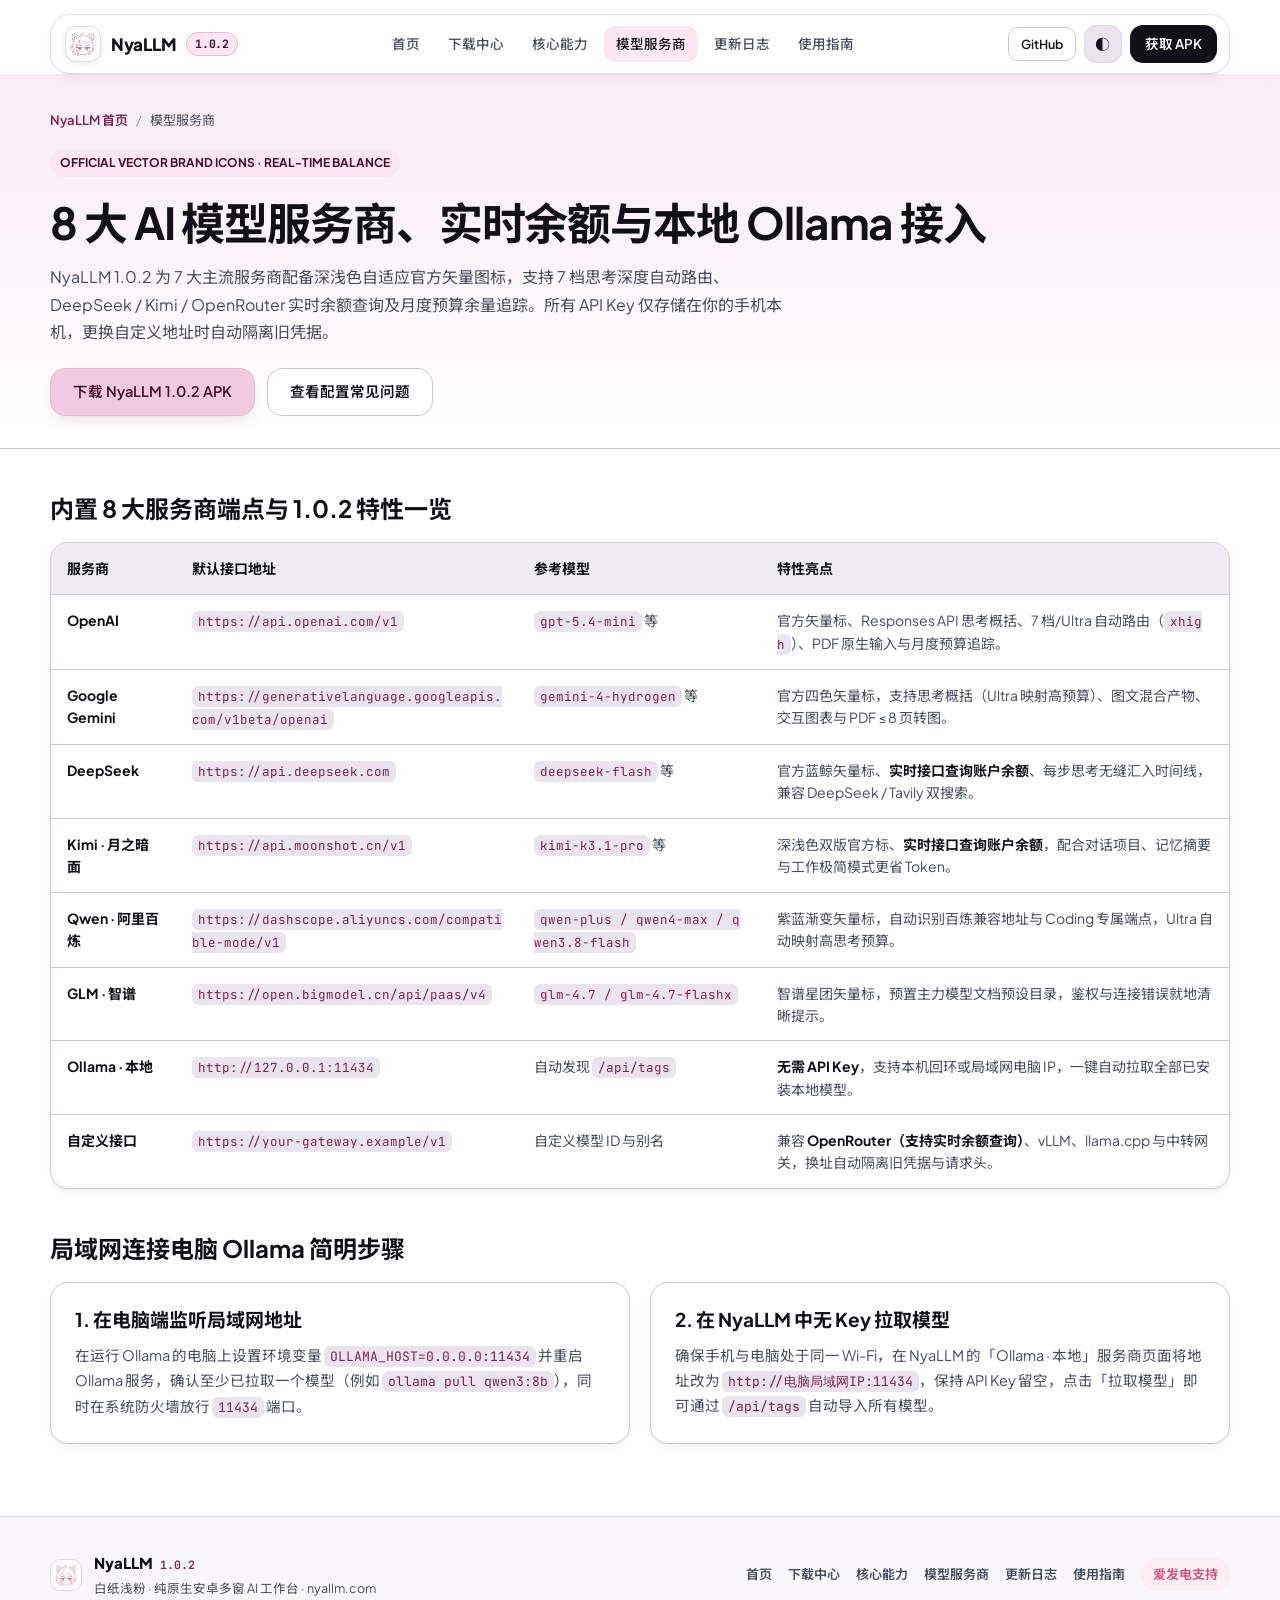
<file: providers/index.html>
<!DOCTYPE html>
<html lang="zh-CN" data-theme="light" data-preset="nya">
<head>
  <meta charset="UTF-8" />
  <meta name="viewport" content="width=device-width, initial-scale=1.0" />
  <title>NyaLLM 1.0.2 支持的模型服务商、实时余额查询与 Ollama 本地指南 — NyaLLM 官网</title>
  <meta name="description" content="NyaLLM 1.0.2 内置 8 大 AI 模型服务商独立预设与深浅色自适应官方矢量图标：OpenAI、Google Gemini、DeepSeek、Kimi、Qwen、GLM、Ollama 免 Key 局域网发现与自定义网关，支持 DeepSeek/Kimi/OpenRouter 实时余额查询与 7 档思考路由。" />
  <meta name="keywords" content="NyaLLM模型配置,OpenAI安卓客户端,DeepSeek实时余额,Gemini安卓客户端,Kimi实时余额,OpenRouter余额,通义千问百炼,智谱GLM,Ollama安卓本地模型" />
  <meta name="author" content="小黑子打篮球hz" />
  <meta name="robots" content="index, follow, max-image-preview:large, max-snippet:-1" />
  <link rel="canonical" href="https://nyallm.com/providers/" />
  <meta property="og:type" content="website" />
  <meta property="og:locale" content="zh_CN" />
  <meta property="og:site_name" content="NyaLLM" />
  <meta property="og:url" content="https://nyallm.com/providers/" />
  <meta property="og:title" content="NyaLLM 1.0.2 8 大模型服务商与 Ollama 本地接入指南" />
  <meta property="og:description" content="官方矢量图标、DeepSeek/Kimi/OpenRouter 实时余额查询、7 档 Ultra 思考路由与 Ollama 无 Key /api/tags 自动发现。" />
  <meta property="og:image" content="https://nyallm.com/icon-512.png" />
  <meta name="twitter:card" content="summary" />
  <meta name="theme-color" content="#FFFFFF" />
  <link rel="icon" href="/favicon.ico" sizes="any" />
  <link rel="icon" type="image/png" sizes="48x48" href="/favicon-48x48.png" />
  <link rel="icon" type="image/png" sizes="32x32" href="/favicon-32x32.png" />
  <link rel="icon" type="image/png" sizes="16x16" href="/favicon-16x16.png" />
  <link rel="apple-touch-icon" sizes="180x180" href="/apple-touch-icon.png" />
  <link rel="manifest" href="/site.webmanifest" />
  <link rel="preconnect" href="https://fonts.googleapis.com" />
  <link rel="preconnect" href="https://fonts.gstatic.com" crossorigin />
  <link href="https://fonts.googleapis.com/css2?family=JetBrains+Mono:wght@400;500;600&family=Noto+Sans+SC:wght@400;500;600;700&family=Plus+Jakarta+Sans:wght@500;600;700;800&display=swap" rel="stylesheet" />
  <link rel="stylesheet" href="/styles.css?v=1.0.2" />
  <link rel="stylesheet" href="/subpage.css?v=1.0.2" />
  <script type="application/ld+json">
  {
    "@context": "https://schema.org",
    "@type": "BreadcrumbList",
    "itemListElement": [
      { "@type": "ListItem", "position": 1, "name": "首页", "item": "https://nyallm.com/" },
      { "@type": "ListItem", "position": 2, "name": "模型服务商", "item": "https://nyallm.com/providers/" }
    ]
  }
  </script>
</head>
<body>
  <header class="nav-shell">
    <div class="nav-inner">
      <a href="/" class="brand-lockup">
        <span class="brand-squircle"><img src="/assets/brand/nyallm-launcher.png" alt="NyaLLM 猫娘图标" width="34" height="34" /></span>
        <span class="brand-word">NyaLLM</span>
        <span class="version-chip">1.0.2</span>
      </a>
      <nav class="nav-links" aria-label="主导航">
        <a href="/">首页</a>
        <a href="/download/">下载中心</a>
        <a href="/features/">核心能力</a>
        <a href="/providers/" class="is-current">模型服务商</a>
        <a href="/changelog/">更新日志</a>
        <a href="/faq/">使用指南</a>
      </nav>
      <div class="nav-actions">
        <a href="https://github.com/xiaoheiHZ/NyaLLM" target="_blank" rel="noopener noreferrer" class="btn btn-subtle btn-sm">GitHub</a>
        <button type="button" class="icon-btn" id="theme-toggle" aria-label="切换明暗主题" title="切换明暗主题">◐</button>
        <a href="/download/" class="btn btn-ink nav-dl-btn">获取 APK</a>
        <button type="button" class="icon-btn mobile-menu-btn" id="mobile-menu-btn" aria-label="打开菜单" aria-expanded="false">☰</button>
      </div>
    </div>
    <div class="mobile-nav" id="mobile-nav" hidden>
      <a href="/">首页工作台</a>
      <a href="/download/">下载 NyaLLM 1.0.2 APK</a>
      <a href="/features/">核心能力详解</a>
      <a href="/providers/">8 大模型服务商</a>
      <a href="/changelog/">版本更新日志</a>
      <a href="/faq/">使用指南与 FAQ</a>
    </div>
  </header>

  <main>
    <section class="sub-hero">
      <div class="container">
        <nav class="breadcrumbs" aria-label="面包屑导航">
          <a href="/">NyaLLM 首页</a>
          <span class="bc-sep">/</span>
          <span aria-current="page">模型服务商</span>
        </nav>
        <span class="sub-badge">OFFICIAL VECTOR BRAND ICONS · REAL-TIME BALANCE</span>
        <h1 class="sub-hero-title">8 大 AI 模型服务商、实时余额与本地 Ollama 接入</h1>
        <p class="sub-hero-lead">
          NyaLLM 1.0.2 为 7 大主流服务商配备深浅色自适应官方矢量图标，支持 7 档思考深度自动路由、DeepSeek / Kimi / OpenRouter 实时余额查询及月度预算余量追踪。所有 API Key 仅存储在你的手机本机，更换自定义地址时自动隔离旧凭据。
        </p>
        <div class="sub-hero-actions">
          <a href="/download/" class="btn btn-primary btn-lg">下载 NyaLLM 1.0.2 APK</a>
          <a href="/faq/" class="btn btn-subtle btn-lg">查看配置常见问题</a>
        </div>
      </div>
    </section>

    <section class="sub-body">
      <div class="container">
        <h2 class="sub-section-title">内置 8 大服务商端点与 1.0.2 特性一览</h2>
        <div class="spec-table-wrap">
          <table class="spec-table">
            <thead>
              <tr>
                <th>服务商</th>
                <th>默认接口地址</th>
                <th>参考模型</th>
                <th>特性亮点</th>
              </tr>
            </thead>
            <tbody>
              <tr>
                <td><strong>OpenAI</strong></td>
                <td><code>https://api.openai.com/v1</code></td>
                <td><code>gpt-5.4-mini</code> 等</td>
                <td>官方矢量标、Responses API 思考概括、7 档/Ultra 自动路由（<code>xhigh</code>）、PDF 原生输入与月度预算追踪。</td>
              </tr>
              <tr>
                <td><strong>Google Gemini</strong></td>
                <td><code>https://generativelanguage.googleapis.com/v1beta/openai</code></td>
                <td><code>gemini-4-hydrogen</code> 等</td>
                <td>官方四色矢量标，支持思考概括（Ultra 映射高预算）、图文混合产物、交互图表与 PDF ≤ 8 页转图。</td>
              </tr>
              <tr>
                <td><strong>DeepSeek</strong></td>
                <td><code>https://api.deepseek.com</code></td>
                <td><code>deepseek-flash</code> 等</td>
                <td>官方蓝鲸矢量标、<strong>实时接口查询账户余额</strong>、每步思考无缝汇入时间线，兼容 DeepSeek / Tavily 双搜索。</td>
              </tr>
              <tr>
                <td><strong>Kimi · 月之暗面</strong></td>
                <td><code>https://api.moonshot.cn/v1</code></td>
                <td><code>kimi-k3.1-pro</code> 等</td>
                <td>深浅色双版官方标、<strong>实时接口查询账户余额</strong>，配合对话项目、记忆摘要与工作极简模式更省 Token。</td>
              </tr>
              <tr>
                <td><strong>Qwen · 阿里百炼</strong></td>
                <td><code>https://dashscope.aliyuncs.com/compatible-mode/v1</code></td>
                <td><code>qwen-plus / qwen4-max / qwen3.8-flash</code></td>
                <td>紫蓝渐变矢量标，自动识别百炼兼容地址与 Coding 专属端点，Ultra 自动映射高思考预算。</td>
              </tr>
              <tr>
                <td><strong>GLM · 智谱</strong></td>
                <td><code>https://open.bigmodel.cn/api/paas/v4</code></td>
                <td><code>glm-4.7 / glm-4.7-flashx</code></td>
                <td>智谱星团矢量标，预置主力模型文档预设目录，鉴权与连接错误就地清晰提示。</td>
              </tr>
              <tr>
                <td><strong>Ollama · 本地</strong></td>
                <td><code>http://127.0.0.1:11434</code></td>
                <td>自动发现 <code>/api/tags</code></td>
                <td><strong>无需 API Key</strong>，支持本机回环或局域网电脑 IP，一键自动拉取全部已安装本地模型。</td>
              </tr>
              <tr>
                <td><strong>自定义接口</strong></td>
                <td><code>https://your-gateway.example/v1</code></td>
                <td>自定义模型 ID 与别名</td>
                <td>兼容 <strong>OpenRouter（支持实时余额查询）</strong>、vLLM、llama.cpp 与中转网关，换址自动隔离旧凭据与请求头。</td>
              </tr>
            </tbody>
          </table>
        </div>

        <h2 class="sub-section-title">局域网连接电脑 Ollama 简明步骤</h2>
        <div class="sub-grid-2">
          <article class="sub-card">
            <h3>1. 在电脑端监听局域网地址</h3>
            <p>在运行 Ollama 的电脑上设置环境变量 <code>OLLAMA_HOST=0.0.0.0:11434</code> 并重启 Ollama 服务，确认至少已拉取一个模型（例如 <code>ollama pull qwen3:8b</code>），同时在系统防火墙放行 <code>11434</code> 端口。</p>
          </article>
          <article class="sub-card">
            <h3>2. 在 NyaLLM 中无 Key 拉取模型</h3>
            <p>确保手机与电脑处于同一 Wi-Fi，在 NyaLLM 的「Ollama · 本地」服务商页面将地址改为 <code>http://电脑局域网IP:11434</code>，保持 API Key 留空，点击「拉取模型」即可通过 <code>/api/tags</code> 自动导入所有模型。</p>
          </article>
        </div>
      </div>
    </section>
  </main>

  <footer class="site-footer">
    <div class="container footer-inner">
      <div class="footer-brand">
        <img src="/assets/brand/nyallm-launcher.png" alt="NyaLLM 图标" width="32" height="32" class="footer-icon" />
        <div>
          <div class="footer-name">NyaLLM <span>1.0.2</span></div>
          <p class="footer-note">白纸浅粉 · 纯原生安卓多窗 AI 工作台 · nyallm.com</p>
        </div>
      </div>
      <div class="footer-links">
        <a href="/">首页</a>
        <a href="/download/">下载中心</a>
        <a href="/features/">核心能力</a>
        <a href="/providers/">模型服务商</a>
        <a href="/changelog/">更新日志</a>
        <a href="/faq/">使用指南</a>
        <a href="https://ifdian.net/a/NyaLLM" target="_blank" rel="noopener noreferrer" class="footer-ifdian">爱发电支持</a>
      </div>
    </div>
  </footer>
  <div class="toast" id="toast" role="status" aria-live="polite" hidden></div>
  <script src="/subpage.js?v=1.0.2"></script>
</body>
</html>
</file>
<file: styles.css>
/* ==========================================================================
   NyaLLM 1.0.2 Official Website — High-Contrast NyaStyle 1.0 Design System
   Faithfully derived from studio.aura.agent.NyaStyle (v1.0.2)
   ========================================================================== */

:root,
[data-theme="light"] {
  --ink: #0F1117;
  --muted: #434C5E;
  --subtle: #616B7F;
  --bg: #FFFFFF;
  --bg-soft: #F9F7FB;
  --surface: #FFFFFF;
  --stage: #FFFFFF;
  --grouped: #F0ECF4;
  --tinted: #EAE4F0;
  --line: #CEC5D6;
  --line-soft: #DFD7E6;
  --line-strong: #B9AEC4;
  --link: #7D2250;
  --accent-solid: #B83978;
  --accent-ink: #FFFFFF;
  --primary: #EFCAE0;
  --primary-hover: #E7B8D4;
  --primary-ink: #470F2D;
  --accent-wash: #F8EBF3;
  --pink-wash: #FBE6F1;
  --pink-line: #E7B9D2;
  --reply-wash: #FFFFFF;
  --code-bg: #F2EEF6;
  --composer-glass: rgba(255, 255, 255, 0.90);
  --danger: #B81E3E;
  --danger-wash: #FFE6EC;
  --green: #136B39;
  --green-wash: #DCF4E5;
  --iris: #4E7CF6;
  --iris-wash: #ECF2FE;
  --ifdian: #CF4F7A;
  --ifdian-hover: #BA3E68;
  --ifdian-ink: #FFFFFF;
  --ifdian-soft: #FDEEF3;
  --shadow-sm: 0 4px 14px -6px rgba(32, 42, 62, 0.11), 0 1px 2px rgba(32, 42, 62, 0.04);
  --shadow-md: 0 14px 36px -16px rgba(32, 42, 62, 0.15), 0 2px 6px rgba(32, 42, 62, 0.05);
  --shadow-lg: 0 28px 64px -24px rgba(32, 42, 62, 0.20), 0 6px 18px -8px rgba(71, 15, 45, 0.09);
  --nav-glass: rgba(255, 255, 255, 0.84);
  --phone-bezel: #181B22;
  --phone-inner-line: rgba(255, 255, 255, 0.12);
}

[data-theme="dark"] {
  --ink: #F7F8FC;
  --muted: #B8C2D4;
  --subtle: #8F9AB0;
  --bg: #0D0F14;
  --bg-soft: #13161F;
  --surface: #1C202B;
  --stage: #171B24;
  --grouped: #13161F;
  --tinted: #282E3D;
  --line: #3E465A;
  --line-soft: #303747;
  --line-strong: #535C74;
  --link: #F7C2DF;
  --accent-solid: #F29BC8;
  --accent-ink: #230E1A;
  --primary: #6B3954;
  --primary-hover: #7D4463;
  --primary-ink: #FFF1F8;
  --accent-wash: #31222F;
  --pink-wash: #3F2639;
  --pink-line: #6E4362;
  --reply-wash: #1C202B;
  --code-bg: #11151E;
  --composer-glass: rgba(28, 32, 43, 0.90);
  --danger: #FF9AAD;
  --danger-wash: #42202B;
  --green: #8BE8AD;
  --green-wash: #1D3B2C;
  --iris: #8AB5FF;
  --iris-wash: #1F2B42;
  --ifdian: #DF638D;
  --ifdian-hover: #EB769D;
  --ifdian-ink: #FFFFFF;
  --ifdian-soft: #3D2532;
  --shadow-sm: 0 6px 16px -6px rgba(0, 0, 0, 0.48);
  --shadow-md: 0 18px 40px -14px rgba(0, 0, 0, 0.62);
  --shadow-lg: 0 32px 72px -18px rgba(0, 0, 0, 0.78);
  --nav-glass: rgba(13, 15, 20, 0.84);
  --phone-bezel: #090B0E;
  --phone-inner-line: rgba(255, 255, 255, 0.09);
}

/* 1.0.2 High-Contrast Official Presets (exact NyaStyle.presetAccent math) */
[data-theme="light"][data-preset="chatgpt"] {
  --accent-solid: #0E8C6D;
  --link: #085542;
  --primary: #BCE5DB;
  --primary-hover: #A8DCD0;
  --primary-ink: #042E24;
  --accent-wash: #E5F5F1;
  --pink-wash: #D9F0EA;
  --pink-line: #ADE0D3;
}
[data-theme="dark"][data-preset="chatgpt"] {
  --accent-solid: #5CC1A8;
  --link: #A5DFD1;
  --primary: #17574F;
  --primary-hover: #1D6A60;
  --primary-ink: #E7F6F2;
  --accent-wash: #1A3739;
  --pink-wash: #184443;
  --pink-line: #175B51;
}

[data-theme="light"][data-preset="gemini"] {
  --accent-solid: #436AD4;
  --link: #294080;
  --primary: #CDD8FD;
  --primary-hover: #BCCBFC;
  --primary-ink: #162345;
  --accent-wash: #ECF1FE;
  --pink-wash: #E3EBFE;
  --pink-line: #C2D2FC;
}
[data-theme="dark"][data-preset="gemini"] {
  --accent-solid: #87A6F9;
  --link: #BCCDFC;
  --primary: #314780;
  --primary-hover: #3B5598;
  --primary-ink: #EDF2FE;
  --accent-wash: #25314F;
  --pink-wash: #2A3A63;
  --pink-line: #324986;
}

[data-theme="light"][data-preset="claude"] {
  --bg: #F8F3E8;
  --bg-soft: #F2EBE0;
  --grouped: #EDE6D8;
  --tinted: #E6DEC9;
  --line: #D2C7B5;
  --line-soft: #E0D6C6;
  --code-bg: #F1EADF;
  --nav-glass: rgba(248, 243, 232, 0.86);
  --accent-solid: #A7563A;
  --link: #653423;
  --primary: #EED3CB;
  --primary-hover: #E5C2B7;
  --primary-ink: #361C13;
  --accent-wash: #F8EEEB;
  --pink-wash: #F5E6E1;
  --pink-line: #EBCAC0;
}
[data-theme="dark"][data-preset="claude"] {
  --accent-solid: #D69680;
  --link: #E8C4B8;
  --primary: #623C36;
  --primary-hover: #734740;
  --primary-ink: #F9EFEC;
  --accent-wash: #3A2C2F;
  --pink-wash: #4B3332;
  --pink-line: #673F36;
}

:root {
  --font-sans: "Plus Jakarta Sans", "Noto Sans SC", "Source Han Sans SC", "PingFang SC", "Microsoft YaHei", system-ui, sans-serif;
  --font-mono: "JetBrains Mono", ui-monospace, SFMono-Regular, Consolas, monospace;
  --ease-nya: cubic-bezier(0.20, 0, 0.10, 1);
  --r-control: 13px;
  --r-card: 18px;
  --r-sheet: 26px;
  --container: 1180px;
}

/* Base Reset */
*, *::before, *::after { box-sizing: border-box; }
html {
  scroll-behavior: smooth;
  -webkit-font-smoothing: antialiased;
  text-rendering: optimizeLegibility;
}
body {
  margin: 0;
  font-family: var(--font-sans);
  font-size: 15px;
  line-height: 1.65;
  color: var(--ink);
  background: var(--bg);
  overflow-x: hidden;
  transition: background-color 280ms var(--ease-nya), color 280ms var(--ease-nya);
}
img { max-width: 100%; display: block; }
a { color: inherit; text-decoration: none; }
button, input { font: inherit; color: inherit; }
button { cursor: pointer; border: none; background: none; padding: 0; }
code {
  font-family: var(--font-mono);
  font-size: 0.87em;
  background: var(--code-bg);
  color: var(--link);
  padding: 2px 6px;
  border-radius: 7px;
}

.svg-sprite { position: absolute; width: 0; height: 0; overflow: hidden; }
.ic { width: 18px; height: 18px; flex: none; display: inline-block; }
.ic-sm { width: 15px; height: 15px; }
.ic-xs { width: 14px; height: 14px; }

.container {
  width: min(var(--container), calc(100% - 40px));
  margin-inline: auto;
}

.ambient-canvas {
  position: fixed;
  inset: 0;
  width: 100%;
  height: 100%;
  pointer-events: none;
  z-index: 0;
  opacity: 0.9;
}

main, header, footer { position: relative; z-index: 1; }

/* ==========================================================================
   FLOATING NAVIGATION BAR
   ========================================================================== */
.nav-shell {
  position: sticky;
  top: 0;
  z-index: 60;
  padding: 14px 20px 0;
}
.nav-inner {
  width: min(var(--container), 100%);
  margin-inline: auto;
  height: 60px;
  padding: 0 12px 0 14px;
  display: flex;
  align-items: center;
  justify-content: space-between;
  gap: 16px;
  background: var(--nav-glass);
  backdrop-filter: blur(18px) saturate(1.25);
  -webkit-backdrop-filter: blur(18px) saturate(1.25);
  border: 1px solid var(--line-soft);
  border-radius: 20px;
  box-shadow: var(--shadow-sm);
  transition: background-color 260ms var(--ease-nya), border-color 260ms var(--ease-nya);
}

.brand-lockup { display: inline-flex; align-items: center; gap: 10px; font-weight: 700; letter-spacing: -0.02em; }
.brand-squircle {
  width: 36px; height: 36px; border-radius: 11px; overflow: hidden;
  background: #FFFFFF; border: 1px solid var(--line-soft);
  box-shadow: 0 2px 6px rgba(71, 15, 45, 0.08);
  transition: transform 180ms var(--ease-nya);
}
.brand-lockup:hover .brand-squircle { transform: rotate(-4deg) scale(1.05); }
.brand-word { font-size: 17px; font-weight: 800; color: var(--ink); }
.version-chip {
  font-family: var(--font-mono); font-size: 11.5px; font-weight: 700;
  padding: 2px 8px; border-radius: 99px;
  background: var(--pink-wash); color: var(--primary-ink); border: 1px solid var(--pink-line);
}

.nav-links { display: flex; align-items: center; gap: 4px; }
.nav-links a {
  padding: 7px 12px; border-radius: 11px; font-size: 13.5px; font-weight: 500; color: var(--muted);
  transition: background-color 160ms var(--ease-nya), color 160ms var(--ease-nya);
}
.nav-links a:hover, .nav-links a.is-current { color: var(--ink); background: var(--tinted); }

.nav-actions { display: flex; align-items: center; gap: 8px; }

/* Tactile NyaStyle Buttons */
.btn {
  display: inline-flex; align-items: center; justify-content: center; gap: 8px;
  min-height: 38px; padding: 0 15px; border-radius: var(--r-control);
  font-size: 13.5px; font-weight: 600; white-space: nowrap;
  transition: transform 145ms var(--ease-nya), background-color 180ms var(--ease-nya), border-color 180ms var(--ease-nya), box-shadow 180ms var(--ease-nya);
}
.btn:active { transform: scale(0.966); }
.btn-lg { min-height: 48px; padding: 0 22px; font-size: 14.5px; border-radius: 15px; }
.btn-sm { min-height: 34px; padding: 0 12px; font-size: 12.5px; border-radius: 10px; }

.btn-primary {
  background: var(--primary); color: var(--primary-ink);
  border: 1px solid var(--pink-line);
  box-shadow: 0 6px 18px -10px rgba(71, 15, 45, 0.35);
}
.btn-primary:hover { background: var(--primary-hover); transform: translateY(-1px); }

.btn-sakura {
  background: var(--pink-wash); color: var(--primary-ink); border: 1px solid var(--pink-line);
}
.btn-sakura:hover { background: var(--primary); }

.btn-ifdian {
  background: var(--ifdian); color: var(--ifdian-ink);
  box-shadow: 0 10px 24px -10px rgba(207, 79, 122, 0.55);
}
.btn-ifdian:hover { background: var(--ifdian-hover); transform: translateY(-1px); }

.btn-ink { background: var(--ink); color: var(--bg); }
.btn-ink:hover { opacity: 0.9; transform: translateY(-1px); }

.btn-subtle { background: var(--surface); color: var(--ink); border: 1px solid var(--line); }
.btn-subtle:hover { background: var(--tinted); border-color: var(--line-strong); }

.btn-meta {
  font-family: var(--font-mono); font-size: 11.5px; padding: 2px 7px; border-radius: 99px;
  background: color-mix(in srgb, var(--primary-ink) 11%, transparent);
}

.icon-btn {
  width: 38px; height: 38px; border-radius: 12px;
  display: inline-flex; align-items: center; justify-content: center;
  background: var(--tinted); border: 1px solid var(--line-soft); color: var(--ink);
  transition: transform 145ms var(--ease-nya), background-color 180ms var(--ease-nya);
}
.icon-btn:hover { background: var(--accent-wash); }
.icon-btn:active { transform: scale(0.95); }

[data-theme="light"] .ic-sun { display: none; }
[data-theme="dark"] .ic-moon { display: none; }

.mobile-menu-btn { display: none; }
.mobile-nav {
  width: min(var(--container), 100%); margin: 8px auto 0; padding: 10px;
  background: var(--surface); border: 1px solid var(--line); border-radius: 18px;
  box-shadow: var(--shadow-md); display: grid; gap: 4px;
}
.mobile-nav[hidden] { display: none; }
.mobile-nav a { padding: 11px 14px; border-radius: 12px; font-weight: 500; color: var(--ink); }
.mobile-nav a:hover { background: var(--tinted); }
.mobile-nav a.mobile-nav-cta { margin-top: 4px; text-align: center; background: var(--primary); color: var(--primary-ink); font-weight: 700; }

/* ==========================================================================
   SECTION 1: HERO + INTERACTIVE 1.0.2 WORKBENCH
   ========================================================================== */
.hero-section { padding: 50px 0 84px; scroll-margin-top: 88px; }
.hero-grid {
  display: grid;
  grid-template-columns: minmax(0, 1.05fr) minmax(0, 0.95fr);
  gap: 48px;
  align-items: center;
}

.hero-badge-row { display: flex; flex-wrap: wrap; align-items: center; gap: 10px; margin-bottom: 22px; }
.mascot-pill {
  display: inline-flex; align-items: center; gap: 9px; padding: 5px 14px 5px 7px;
  border-radius: 99px; background: var(--surface); border: 1px solid var(--line);
  box-shadow: var(--shadow-sm); font-size: 12.5px; font-weight: 600; color: var(--muted);
  transition: transform 180ms var(--ease-nya), border-color 180ms var(--ease-nya);
}
.mascot-pill:hover { border-color: var(--pink-line); transform: translateY(-1px); }
.mascot-pill:active { transform: scale(0.97); }
.mascot-pill-img { width: 26px; height: 26px; object-fit: contain; transition: transform 260ms var(--ease-nya); }
.mascot-pill:hover .mascot-pill-img { transform: rotate(-8deg) scale(1.12); }

.pulse-dot {
  width: 7px; height: 7px; border-radius: 50%; background: var(--accent-solid);
  box-shadow: 0 0 0 4px var(--pink-wash); animation: softPulse 2.2s infinite ease-in-out; flex: none;
}
@keyframes softPulse { 0%, 100% { transform: scale(1); opacity: 1; } 50% { transform: scale(1.22); opacity: 0.72; } }

.boop-bubble {
  font-size: 12.5px; font-weight: 600; color: var(--primary-ink); background: var(--pink-wash);
  border: 1px solid var(--pink-line); padding: 4px 11px; border-radius: 99px;
  opacity: 0; transform: translateY(4px) scale(0.95);
  transition: opacity 220ms var(--ease-nya), transform 220ms var(--ease-nya); pointer-events: none;
}
.boop-bubble.is-visible { opacity: 1; transform: translateY(0) scale(1); }

.hero-title {
  margin: 0 0 20px; font-size: clamp(32px, 3.7vw, 47px); line-height: 1.18;
  letter-spacing: -0.03em; font-weight: 800; color: var(--ink); text-wrap: balance;
}
.title-accent { position: relative; display: inline-block; color: var(--primary-ink); padding: 0 6px; z-index: 0; }
.title-accent::after {
  content: ""; position: absolute; left: 0; right: 0; bottom: 4px; height: 0.42em;
  border-radius: 9px; background: var(--primary); z-index: -1;
}

.hero-lead { margin: 0 0 28px; font-size: 15.8px; line-height: 1.75; color: var(--muted); max-width: 560px; }
.hero-lead strong { color: var(--ink); font-weight: 600; }
.hero-cta-row { display: flex; flex-wrap: wrap; gap: 12px; margin-bottom: 34px; }

.hero-metrics { display: grid; grid-template-columns: repeat(2, minmax(0, 1fr)); gap: 12px; }
.metric-item {
  padding: 13px 15px; border-radius: 15px; background: var(--surface);
  border: 1px solid var(--line-soft); box-shadow: var(--shadow-sm);
}
.metric-val { display: block; font-size: 17.5px; font-weight: 800; letter-spacing: -0.02em; color: var(--ink); }
.metric-label { display: block; margin-top: 2px; font-size: 12px; color: var(--muted); }

/* Right Interactive Phone Stage */
.hero-stage-wrap { display: flex; flex-direction: column; align-items: center; }
.stage-controls {
  width: 100%; max-width: 446px; display: flex; flex-wrap: wrap;
  align-items: center; justify-content: space-between; gap: 8px; margin-bottom: 14px;
}
.stage-live-badge {
  display: inline-flex; align-items: center; gap: 7px; padding: 6px 11px;
  border-radius: 11px; background: var(--surface); border: 1px solid var(--line-soft);
  font-size: 12px; font-weight: 700; color: var(--ink);
}
.stage-quick-actions { display: flex; flex-wrap: wrap; gap: 5px; }
.chip-action {
  display: inline-flex; align-items: center; gap: 4px; padding: 6px 9px;
  border-radius: 10px; font-size: 11.5px; font-weight: 600; color: var(--ink);
  background: var(--surface); border: 1px solid var(--line-soft);
  transition: all 160ms var(--ease-nya);
}
.chip-action .ic { width: 13px; height: 13px; }
.chip-action:hover { border-color: var(--pink-line); background: var(--pink-wash); color: var(--primary-ink); }
.chip-action.is-active { background: var(--primary); color: var(--primary-ink); border-color: transparent; }

/* Realistic Android Device Chassis */
.phone-chassis {
  width: 100%; max-width: 440px; height: 634px; padding: 10px;
  border-radius: 38px; background: var(--phone-bezel);
  box-shadow: var(--shadow-lg), inset 0 0 0 1px var(--phone-inner-line);
  display: flex; flex-direction: column; position: relative;
}
.android-statusbar {
  height: 24px; padding: 0 16px; border-radius: 28px 28px 0 0;
  background: var(--bg); display: flex; align-items: center; justify-content: space-between;
  font-size: 11px; font-weight: 600; color: var(--ink); z-index: 3;
}
.sb-icons { display: flex; align-items: center; gap: 6px; }
.sb-pill { font-size: 10px; opacity: 0.78; }
.sb-battery { width: 18px; height: 9px; border: 1.2px solid currentColor; border-radius: 3px; padding: 1px; display: inline-flex; }
.sb-battery i { width: 82%; background: currentColor; border-radius: 1px; }

.android-navpill {
  height: 18px; background: var(--bg); border-radius: 0 0 28px 28px;
  display: flex; align-items: center; justify-content: center;
}
.android-navpill span { width: 108px; height: 4px; border-radius: 99px; background: color-mix(in srgb, var(--ink) 26%, transparent); }

/* Inside Interactive NyaLLM 1.0.2 App */
.nya-app {
  flex: 1; min-height: 0; background: var(--bg);
  display: flex; flex-direction: column; position: relative; overflow: hidden;
}

/* 1.0.2 Frosted Top Bar */
.nya-topbar-102 {
  position: relative; z-index: 12;
  height: 54px; padding: 8px 12px;
  display: flex; align-items: center; justify-content: space-between; gap: 10px;
  background: linear-gradient(to bottom, var(--bg) 55%, color-mix(in srgb, var(--bg) 0%, transparent));
  backdrop-filter: blur(8px);
  -webkit-backdrop-filter: blur(8px);
  flex: none;
}
.nya-circle-btn {
  width: 36px; height: 36px; border-radius: 99px; flex: none;
  background: var(--surface); border: 1px solid var(--line-soft);
  box-shadow: var(--shadow-sm);
  display: inline-flex; align-items: center; justify-content: center; color: var(--ink);
  transition: transform 130ms var(--ease-nya), background-color 150ms var(--ease-nya);
}
.nya-circle-btn.sm { width: 30px; height: 30px; }
.nya-circle-btn:active { transform: scale(0.93); }
.nya-circle-btn .ic { width: 16px; height: 16px; }

.mode-seg {
  display: inline-flex; padding: 3px; border-radius: 99px;
  background: var(--grouped); border: 1px solid var(--line-soft);
}
.mode-seg[hidden] { display: none; }
.mode-seg-btn {
  padding: 5px 15px; border-radius: 99px; font-size: 12px; font-weight: 700; color: var(--muted);
  transition: all 170ms var(--ease-nya);
}
.mode-seg-btn.is-active { background: var(--surface); color: var(--ink); box-shadow: var(--shadow-sm); }

.locked-mode-title { font-size: 14px; font-weight: 800; color: var(--ink); letter-spacing: -0.01em; }
.locked-mode-title[hidden] { display: none; }

.topbar-right-home { display: flex; gap: 6px; }
.topbar-right-home[hidden] { display: none; }

.topbar-pill-pair {
  display: inline-flex; align-items: center; padding: 2px; border-radius: 99px;
  background: var(--surface); border: 1px solid var(--line-soft); box-shadow: var(--shadow-sm);
}
.topbar-pill-pair[hidden] { display: none; }
.pair-btn {
  width: 34px; height: 32px; border-radius: 99px;
  display: inline-flex; align-items: center; justify-content: center; color: var(--ink);
}
.pair-btn:hover { background: var(--tinted); }
.pair-btn .ic { width: 15px; height: 15px; }

/* 1.0.2 Minimal Home Welcome Scene */
.home-102 {
  flex: 1; min-height: 0; padding: 14px 16px;
  display: flex; flex-direction: column; align-items: center; justify-content: center; gap: 12px;
  text-align: center;
}
.home-102[hidden] { display: none; }
.home-mascot-sq {
  width: 64px; height: 64px; border-radius: 18px; overflow: hidden;
  background: #FFFFFF; border: 1px solid var(--line-soft); box-shadow: var(--shadow-md);
  display: flex; align-items: center; justify-content: center;
}
.home-greeting { font-size: 26px; font-weight: 800; letter-spacing: -0.02em; color: var(--ink); }
.home-status-pills { display: flex; flex-direction: column; align-items: center; gap: 7px; width: 100%; }
.home-status-pills[hidden] { display: none; }
.status-chip {
  display: inline-flex; align-items: center; gap: 6px; padding: 6px 12px; border-radius: 99px;
  font-size: 11px; font-weight: 600; border: 1px solid var(--pink-line);
  background: var(--pink-wash); color: var(--primary-ink);
}
.status-chip.is-toggle {
  background: var(--surface); color: var(--ink); border-color: var(--pink-line);
  transition: all 150ms var(--ease-nya);
}
.status-chip.is-toggle[aria-pressed="false"] { opacity: 0.65; border-color: var(--line); }

.home-quick-grid {
  width: 100%; display: grid; grid-template-columns: repeat(2, 1fr); gap: 8px; margin-top: 6px;
}
.quick-card {
  padding: 10px 12px; border-radius: 14px; background: var(--surface);
  border: 1px solid var(--line-soft); box-shadow: var(--shadow-sm);
  display: flex; align-items: center; gap: 7px; font-size: 12px; font-weight: 600; color: var(--ink);
  transition: all 160ms var(--ease-nya);
}
.quick-card .ic { color: var(--accent-solid); }
.quick-card:hover { border-color: var(--pink-line); background: var(--accent-wash); transform: translateY(-1px); }

/* 1.0.2 Active Chat Stream */
.chat-102 { flex: 1; min-height: 0; display: flex; flex-direction: column; overflow: hidden; }
.chat-102[hidden] { display: none; }
.pane-messages-102 {
  flex: 1; min-height: 0; overflow-y: auto; padding: 6px 14px 54px;
  display: flex; flex-direction: column; gap: 9px; scrollbar-width: thin;
}

.msg-user {
  align-self: flex-end; max-width: 84%; padding: 8px 13px; border-radius: 16px;
  background: var(--pink-wash); color: var(--ink); font-size: 12.5px; line-height: 1.5;
  border: 1px solid var(--pink-line);
}
.msg-ai-wrap { display: flex; flex-direction: column; gap: 7px; align-items: flex-start; width: 100%; }

.ai-brand-row {
  display: flex; align-items: center; justify-content: space-between; width: 100%; gap: 8px;
}
.ai-brand-left { display: inline-flex; align-items: center; gap: 7px; font-size: 12px; font-weight: 700; color: var(--ink); }
.brand-dot {
  width: 22px; height: 22px; border-radius: 99px; background: var(--iris-wash);
  border: 1px solid var(--line-soft); color: var(--iris);
  display: inline-flex; align-items: center; justify-content: center; font-size: 11px; font-weight: 800;
}

/* Unified No-Lightbulb Step Timeline (1.0.2) */
.timeline-head-row {
  width: 100%; display: flex; align-items: center; justify-content: space-between; gap: 8px;
  font-size: 11px; color: var(--muted); font-weight: 600;
}
.preview-mode-pill {
  padding: 3px 10px; border-radius: 99px; font-size: 10.5px; font-weight: 700;
  background: var(--pink-wash); color: var(--primary-ink); border: 1px solid var(--pink-line);
}
.step-list { width: 100%; display: flex; flex-direction: column; gap: 4px; }
.step-item {
  width: 100%; border-radius: 11px; transition: background-color 140ms var(--ease-nya);
}
.step-row-btn {
  width: 100%; padding: 5px 4px; display: flex; align-items: center; justify-content: space-between; gap: 8px;
  font-size: 11.5px; font-weight: 600; color: var(--ink); text-align: left;
}
.step-row-left { display: inline-flex; align-items: center; gap: 6px; min-width: 0; }
.step-row-left span { overflow: hidden; text-overflow: ellipsis; white-space: nowrap; }
.exit-badge {
  font-family: var(--font-mono); font-size: 9.5px; font-weight: 700; padding: 1px 6px;
  border-radius: 6px; background: var(--green-wash); color: var(--green); flex: none;
}
.step-detail-box {
  margin: 2px 0 6px; padding: 8px 10px; border-radius: 12px;
  background: var(--pink-wash); border: 1px solid var(--pink-line);
  font-size: 11px; line-height: 1.55; color: var(--ink);
}
.step-detail-box.is-code {
  background: var(--code-bg); border-color: var(--line-soft);
  font-family: var(--font-mono); font-size: 10.5px; color: var(--muted);
}
.step-detail-box[hidden] { display: none; }

.msg-ai-bubble {
  width: 100%; padding: 10px 12px; border-radius: 15px;
  background: var(--reply-wash); border: 1px solid var(--line-soft);
  box-shadow: var(--shadow-sm); font-size: 12.2px; line-height: 1.58; color: var(--ink);
}
.msg-ai-bubble .stream-cursor {
  display: inline-block; width: 6px; height: 12px; margin-left: 3px;
  vertical-align: -2px; border-radius: 2px; background: var(--accent-solid);
  animation: blink 0.8s steps(2) infinite;
}
@keyframes blink { 50% { opacity: 0; } }

/* ChatGPT-style Quick Action Bar + 1.0.2 Single-Line Context Metrics */
.ai-action-row {
  display: flex; align-items: center; gap: 10px; padding: 0 2px; color: var(--muted);
}
.ai-act-btn {
  display: inline-flex; align-items: center; justify-content: center; width: 24px; height: 24px;
  border-radius: 7px; color: var(--muted); transition: color 140ms, background-color 140ms;
}
.ai-act-btn:hover { background: var(--tinted); color: var(--ink); }
.ai-act-btn .ic { width: 14px; height: 14px; }

.msg-metrics-102 {
  width: 100%; padding: 5px 9px; border-radius: 99px; background: var(--grouped);
  font-family: var(--font-mono); font-size: 9.8px; color: var(--muted);
  white-space: nowrap; overflow: hidden; text-overflow: ellipsis;
}

/* In-Bubble Interactive Chart Widget (1.0.2) */
.inchat-chart {
  margin-top: 8px; padding: 10px; border-radius: 13px;
  background: var(--grouped); border: 1px solid var(--line-soft);
  display: flex; flex-direction: column; gap: 8px;
}
.inchat-chart-head { display: flex; align-items: center; justify-content: space-between; gap: 6px; }
.inchat-chart-title { font-size: 11px; font-weight: 700; color: var(--ink); }
.chart-type-tabs { display: inline-flex; gap: 3px; }
.ct-btn {
  padding: 2px 7px; border-radius: 7px; font-size: 10px; font-weight: 600;
  color: var(--muted); background: var(--surface); border: 1px solid var(--line-soft);
}
.ct-btn.is-active { background: var(--primary); color: var(--primary-ink); border-color: transparent; }
.chart-bars-stage {
  height: 76px; display: flex; align-items: flex-end; justify-content: space-around;
  padding: 6px 4px 2px; gap: 8px;
}
.cb-col { flex: 1; display: flex; flex-direction: column; align-items: center; gap: 4px; height: 100%; justify-content: flex-end; }
.cb-val { font-family: var(--font-mono); font-size: 9px; color: var(--link); font-weight: 600; }
.cb-bar {
  width: 100%; max-width: 28px; border-radius: 6px 6px 3px 3px;
  background: linear-gradient(to top, var(--accent-solid), var(--primary));
  transition: height 280ms var(--ease-nya);
}
.cb-lbl { font-size: 9.5px; color: var(--muted); font-weight: 600; }
.chart-table { width: 100%; border-collapse: collapse; font-size: 10.5px; }
.chart-table th, .chart-table td { padding: 4px 6px; border-bottom: 1px solid var(--line-soft); text-align: left; }
.chart-table th { color: var(--muted); font-weight: 600; }

/* Bottom-Right Compact Privacy Browser Pill ([ ▢ 浏览器 × ]) */
.browser-pill-wrap {
  position: absolute; right: 14px; bottom: 62px; z-index: 14;
  display: inline-flex; align-items: center;
  background: var(--surface); border: 1px solid var(--pink-line); border-radius: 99px;
  box-shadow: var(--shadow-md); overflow: hidden;
  transition: transform 180ms var(--ease-nya), opacity 180ms var(--ease-nya);
}
.browser-pill-wrap[hidden] { display: none; }
.browser-pill-open {
  display: inline-flex; align-items: center; gap: 5px; padding: 6px 8px 6px 11px;
  font-size: 11px; font-weight: 700; color: var(--ink);
}
.browser-pill-open .ic { color: var(--accent-solid); }
.browser-pill-open:hover { background: var(--pink-wash); }
.browser-pill-close {
  padding: 6px 9px 6px 5px; display: inline-flex; align-items: center; color: var(--muted);
}
.browser-pill-close:hover { color: var(--danger); }

/* 1.0.2 Pure Pill Floating Composer */
.composer-102-wrap {
  position: relative; z-index: 15; padding: 6px 12px 10px;
  background: linear-gradient(to top, var(--bg) 65%, color-mix(in srgb, var(--bg) 0%, transparent));
  flex: none;
}
.composer-102 {
  height: 44px; padding: 4px 5px 4px 6px; border-radius: 99px;
  background: var(--composer-glass); backdrop-filter: blur(14px); -webkit-backdrop-filter: blur(14px);
  border: 1px solid var(--line); box-shadow: var(--shadow-md);
  display: flex; align-items: center; gap: 6px;
}
.comp-plus, .comp-gauge-btn {
  width: 32px; height: 32px; border-radius: 99px; flex: none;
  display: inline-flex; align-items: center; justify-content: center; color: var(--ink);
  transition: background-color 140ms var(--ease-nya);
}
.comp-plus:hover, .comp-gauge-btn:hover { background: var(--tinted); }
.comp-input {
  flex: 1; min-width: 0; border: none; outline: none; background: transparent;
  font-size: 12.2px; color: var(--ink);
}
.comp-input::placeholder { color: var(--subtle); }
.comp-send-circle {
  width: 34px; height: 34px; border-radius: 99px; flex: none;
  background: var(--accent-solid); color: var(--accent-ink);
  display: inline-flex; align-items: center; justify-content: center;
  box-shadow: 0 4px 12px -4px color-mix(in srgb, var(--accent-solid) 65%, transparent);
  transition: transform 130ms var(--ease-nya), filter 150ms var(--ease-nya);
}
.comp-send-circle:hover { filter: brightness(1.06); }
.comp-send-circle:active { transform: scale(0.93); }
.gauge-svg line { transform-origin: 12px 15.5px; transition: transform 220ms var(--ease-nya); }

/* Anchored Popover, Effort Slider & Privacy Browser Overlays */
.nya-popover {
  position: absolute; bottom: 56px; left: 12px; width: 240px; padding: 6px;
  border-radius: 18px; background: var(--surface); border: 1px solid var(--line);
  box-shadow: var(--shadow-md); z-index: 25; display: flex; flex-direction: column; gap: 2px;
  animation: popIn 160ms var(--ease-nya);
}
.nya-popover[hidden] { display: none; }
@keyframes popIn { from { opacity: 0; transform: translateY(6px) scale(0.96); } to { opacity: 1; transform: translateY(0) scale(1); } }
.pop-row {
  display: flex; align-items: center; gap: 9px; padding: 8px 9px; border-radius: 11px;
  font-size: 11.5px; font-weight: 600; color: var(--ink); text-align: left;
}
.pop-row .ic { width: 15px; height: 15px; color: var(--accent-solid); }
.pop-row:hover { background: var(--tinted); }
.pop-stack { flex: 1; min-width: 0; display: flex; flex-direction: column; }
.pop-stack small { font-size: 9.5px; font-weight: 400; color: var(--muted); }

.nya-overlay-scrim, .nya-drawer-scrim {
  position: absolute; inset: 0; background: rgba(13, 15, 20, 0.36);
  backdrop-filter: blur(8px); -webkit-backdrop-filter: blur(8px);
  z-index: 32; display: flex; align-items: flex-end; justify-content: center; padding: 12px;
}
.nya-drawer-scrim { align-items: stretch; justify-content: flex-start; padding: 0; }
.nya-overlay-scrim[hidden], .nya-drawer-scrim[hidden] { display: none; }

.effort-sheet {
  width: 100%; padding: 16px; border-radius: 22px; background: var(--surface);
  border: 1px solid var(--line); box-shadow: var(--shadow-lg);
  display: flex; flex-direction: column; gap: 10px; animation: popIn 180ms var(--ease-nya);
}
.effort-sheet-head { display: flex; align-items: center; justify-content: space-between; }
.effort-sheet-title { font-size: 13.5px; font-weight: 700; }
.effort-sheet-title strong { color: var(--accent-solid); }
.effort-sheet-sub { margin: 0; font-size: 11.5px; color: var(--muted); line-height: 1.5; }

/* Pink/White Dual-Color 7-Level Slider (1.0.2 EffortSliderOverlay) */
.nya-range {
  -webkit-appearance: none; appearance: none; width: 100%; height: 8px; border-radius: 99px;
  background: linear-gradient(to right, var(--accent-solid) 0%, var(--accent-solid) var(--pct, 50%), var(--surface) var(--pct, 50%), var(--surface) 100%);
  border: 1px solid var(--line); outline: none; cursor: pointer;
}
.nya-range::-webkit-slider-thumb {
  -webkit-appearance: none; appearance: none; width: 20px; height: 20px; border-radius: 99px;
  background: var(--accent-solid); border: 3px solid var(--surface);
  box-shadow: 0 2px 8px rgba(71, 15, 45, 0.35);
}
.nya-range::-moz-range-thumb {
  width: 20px; height: 20px; border-radius: 99px;
  background: var(--accent-solid); border: 3px solid var(--surface);
}
.effort-ticks {
  display: flex; justify-content: space-between; font-size: 10.5px; font-weight: 600;
  color: var(--muted); margin-top: 6px;
}

.privacy-browser-win {
  width: 100%; border-radius: 20px; overflow: hidden; background: var(--surface);
  border: 1px solid var(--line); box-shadow: var(--shadow-lg);
  margin-bottom: 44px; animation: popIn 180ms var(--ease-nya);
}
.pb-bar {
  padding: 8px 10px; background: var(--grouped); border-bottom: 1px solid var(--line-soft);
  display: flex; align-items: center; gap: 8px;
}
.pb-ua-pill {
  font-size: 10px; font-weight: 700; padding: 3px 8px; border-radius: 99px;
  background: var(--pink-wash); color: var(--primary-ink); border: 1px solid var(--pink-line); cursor: pointer;
}
.pb-url {
  flex: 1; text-align: center; font-family: var(--font-mono); font-size: 10.5px;
  color: var(--muted); overflow: hidden; text-overflow: ellipsis; white-space: nowrap;
}
.pb-body { padding: 14px; display: flex; flex-direction: column; gap: 10px; }
.pb-badge {
  width: fit-content; font-size: 10.5px; font-weight: 700; padding: 3px 9px; border-radius: 99px;
  background: var(--green-wash); color: var(--green);
}
.pb-card { padding: 12px; border-radius: 14px; background: var(--grouped); border: 1px solid var(--line-soft); }
.pb-card strong { display: block; font-size: 12.5px; margin-bottom: 5px; }
.pb-card p { margin: 0; font-size: 11.5px; color: var(--muted); line-height: 1.55; }

/* Sidebar Drawer */
.nya-drawer-panel {
  width: 80%; height: 100%; background: var(--grouped); border-right: 1px solid var(--line);
  padding: 12px; display: flex; flex-direction: column; gap: 10px; animation: slideRight 200ms var(--ease-nya);
}
@keyframes slideRight { from { transform: translateX(-100%); } to { transform: translateX(0); } }
.drawer-head-102 {
  display: flex; align-items: center; gap: 10px; padding: 8px 10px; border-radius: 15px;
  background: var(--surface); border: 1px solid var(--line-soft);
}
.drawer-head-102 .nya-circle-btn { margin-left: auto; }
.drawer-ava { border-radius: 8px; background: #FFFFFF; border: 1px solid var(--line-soft); }
.drawer-brand-name { font-size: 13.5px; font-weight: 800; line-height: 1.1; }
.drawer-brand-ver { font-family: var(--font-mono); font-size: 10px; color: var(--muted); }
.drawer-group-label { font-size: 10.5px; font-weight: 700; color: var(--muted); padding: 0 4px; }
.drawer-group {
  background: var(--surface); border: 1px solid var(--line-soft); border-radius: 14px;
  overflow: hidden; display: flex; flex-direction: column;
}
.drawer-row {
  padding: 10px 12px; text-align: left; font-size: 12px; font-weight: 500;
  border-bottom: 1px solid var(--line-soft);
}
.drawer-row:last-child { border-bottom: none; }
.drawer-row:hover { background: var(--pink-wash); color: var(--primary-ink); }
.proj-row { display: inline-flex; align-items: center; gap: 8px; font-weight: 600; }
.proj-dot { width: 9px; height: 9px; border-radius: 99px; display: inline-block; }
.drawer-footer {
  margin-top: auto; padding: 10px 12px; border-radius: 14px; background: var(--surface);
  border: 1px solid var(--line-soft); display: flex; align-items: center; gap: 8px;
  font-size: 11.5px; font-weight: 600;
}
.drawer-footer .ic { width: 15px; height: 15px; color: var(--muted); }

.stage-hint { margin: 14px 0 0; max-width: 440px; text-align: center; font-size: 12px; color: var(--muted); }

/* ==========================================================================
   SHARED SECTION HEADERS & BENTO GRID
   ========================================================================== */
.section { padding: 84px 0; scroll-margin-top: 88px; }
.section-head { max-width: 700px; margin-bottom: 40px; }
.eyebrow {
  display: inline-block; font-family: var(--font-mono); font-size: 11.5px; font-weight: 700;
  letter-spacing: 0.08em; color: var(--link); margin-bottom: 10px;
}
.section-title {
  margin: 0 0 12px; font-size: clamp(26px, 3.2vw, 38px); line-height: 1.2;
  letter-spacing: -0.025em; font-weight: 800; color: var(--ink);
}
.section-sub { margin: 0; font-size: 15.5px; color: var(--muted); }

.features-section {
  background: var(--bg-soft); border-top: 1px solid var(--line-soft); border-bottom: 1px solid var(--line-soft);
}
.bento-grid { display: grid; grid-template-columns: repeat(2, minmax(0, 1fr)); gap: 20px; }
.bento-card {
  padding: 28px; border-radius: var(--r-sheet); background: var(--surface);
  border: 1px solid var(--line-soft); box-shadow: var(--shadow-sm);
  display: flex; flex-direction: column; gap: 12px;
  transition: transform 220ms var(--ease-nya), border-color 220ms var(--ease-nya), box-shadow 220ms var(--ease-nya);
}
.bento-card:hover { transform: translateY(-2px); border-color: var(--pink-line); box-shadow: var(--shadow-md); }
.bento-card.span-2 { grid-column: span 2; }

.bento-kicker {
  display: inline-flex; align-items: center; gap: 7px; width: fit-content;
  padding: 5px 11px; border-radius: 10px; background: var(--pink-wash);
  color: var(--primary-ink); font-size: 12px; font-weight: 700;
}
.bento-kicker .ic { width: 15px; height: 15px; }
.bento-card h3 { margin: 0; font-size: 20px; line-height: 1.32; letter-spacing: -0.02em; font-weight: 800; }
.bento-card p { margin: 0; font-size: 14.5px; color: var(--muted); line-height: 1.7; }
.bento-card p strong { color: var(--ink); font-weight: 600; }

.stage-mini-strip { margin-top: 8px; display: grid; grid-template-columns: repeat(4, minmax(0, 1fr)); gap: 12px; perspective: 720px; }
.mini-tilted-card {
  padding: 15px 14px; border-radius: 16px; background: var(--grouped);
  border: 1px solid var(--line-soft); display: flex; flex-direction: column; gap: 4px;
  transform: rotateY(6deg); transition: transform 220ms var(--ease-nya), background-color 200ms var(--ease-nya);
}
.mini-tilted-card:hover { transform: rotateY(0deg) translateY(-3px); background: var(--surface); }
.mini-tilted-card strong { font-size: 13.5px; color: var(--ink); }
.mini-tilted-card span:last-child { font-size: 12px; color: var(--muted); }
.dot-live, .dot-green, .dot-pink, .dot-slate {
  width: 24px; height: 24px; border-radius: 8px; display: inline-flex; align-items: center;
  justify-content: center; font-size: 11px; font-weight: 800; margin-bottom: 4px;
}
.dot-live { background: var(--pink-wash); }
.dot-live::after {
  content: ""; width: 10px; height: 10px; border-radius: 50%;
  border: 2px solid var(--accent-solid); border-top-color: transparent; animation: spin 1s linear infinite;
}
@keyframes spin { to { transform: rotate(360deg); } }
.dot-green { background: var(--green-wash); color: var(--green); }
.dot-pink { background: var(--primary); color: var(--primary-ink); }
.dot-slate { background: var(--tinted); color: var(--muted); font-family: var(--font-mono); font-size: 10px; }

.mcp-confirm-box {
  margin-top: auto; padding: 14px; border-radius: 16px; background: var(--grouped);
  border: 1px solid var(--line-soft); display: flex; flex-direction: column; gap: 9px;
}
.mcp-confirm-head { display: flex; align-items: center; justify-content: space-between; gap: 8px; }
.mcp-tag { font-size: 11px; font-weight: 700; color: var(--primary-ink); background: var(--pink-wash); padding: 2px 8px; border-radius: 99px; }
.mcp-args {
  font-family: var(--font-mono); font-size: 11.5px; padding: 8px 10px; border-radius: 10px;
  background: var(--surface); border: 1px solid var(--line-soft); color: var(--muted); overflow-x: auto;
}
.mcp-confirm-actions { display: flex; align-items: center; gap: 8px; flex-wrap: wrap; }
.mini-pill {
  padding: 6px 12px; border-radius: 10px; font-size: 12px; font-weight: 600;
  background: var(--surface); border: 1px solid var(--line); color: var(--ink);
  transition: transform 130ms var(--ease-nya);
}
.mini-pill:active { transform: scale(0.95); }
.mini-pill.is-pink { background: var(--primary); color: var(--primary-ink); border-color: transparent; }
.mcp-status-note { margin-left: auto; font-size: 11.5px; font-weight: 600; color: var(--muted); }

/* Bento 7-Level Effort Interactive Card */
.bento-effort-card {
  margin-top: auto; padding: 14px; border-radius: 16px; background: var(--grouped);
  border: 1px solid var(--line-soft); display: flex; flex-direction: column; gap: 10px;
}
.bento-effort-head { display: flex; align-items: center; justify-content: space-between; gap: 8px; font-size: 12.5px; flex-wrap: wrap; }
.bento-effort-head strong { color: var(--accent-solid); }

/* Interactive Token Heatmap Preview */
.heatmap-preview {
  margin-top: auto; padding: 12px; border-radius: 16px; background: var(--grouped);
  border: 1px solid var(--line-soft); display: grid;
  grid-template-columns: repeat(16, 1fr); gap: 4px;
}
.hm-cell {
  aspect-ratio: 1; border-radius: 4px; background: var(--surface); border: 1px solid var(--line-soft);
  transition: transform 140ms var(--ease-nya);
}
.hm-cell:hover { transform: scale(1.25); }
.hm-cell[data-lv="1"] { background: var(--pink-wash); border-color: transparent; }
.hm-cell[data-lv="2"] { background: var(--primary); border-color: transparent; }
.hm-cell[data-lv="3"] { background: color-mix(in srgb, var(--accent-solid) 65%, var(--primary)); border-color: transparent; }
.hm-cell[data-lv="4"] { background: var(--accent-solid); border-color: transparent; }

.guardrail-list { margin: 4px 0 0; padding: 0; list-style: none; display: grid; gap: 9px; }
.guardrail-list li {
  padding: 10px 12px; border-radius: 13px; background: var(--grouped); border: 1px solid var(--line-soft);
  font-size: 13px; color: var(--ink); display: flex; align-items: flex-start; gap: 9px;
}
.g-pill { flex: none; font-size: 11px; font-weight: 700; padding: 2px 8px; border-radius: 99px; background: var(--green-wash); color: var(--green); }

/* Live Theme Presets & Swatches */
.preset-bar { display: flex; flex-wrap: wrap; gap: 8px; margin-top: 4px; }
.preset-chip {
  display: inline-flex; align-items: center; gap: 8px; padding: 8px 14px; border-radius: 13px;
  background: var(--grouped); border: 1px solid var(--line-soft); font-size: 13px; font-weight: 600; color: var(--ink);
  transition: all 170ms var(--ease-nya);
}
.preset-chip i { width: 12px; height: 12px; border-radius: 99px; display: inline-block; }
.preset-chip:hover { border-color: var(--link); transform: translateY(-1px); }
.preset-chip.is-active { background: var(--primary); color: var(--primary-ink); border-color: transparent; box-shadow: var(--shadow-sm); }

.swatch-grid { margin-top: 6px; display: grid; grid-template-columns: repeat(6, minmax(0, 1fr)); gap: 10px; }
.swatch-card {
  padding: 12px; border-radius: 15px; background: var(--grouped); border: 1px solid var(--line-soft);
  text-align: left; display: flex; flex-direction: column; gap: 6px;
  transition: transform 160ms var(--ease-nya), border-color 160ms var(--ease-nya);
}
.swatch-card:hover { transform: translateY(-2px); border-color: var(--link); }
.swatch-card:active { transform: scale(0.966); }
.sw-dot { width: 100%; height: 36px; border-radius: 10px; background: var(--sw); border: 1px solid rgba(128, 128, 140, 0.22); }
.sw-name { font-size: 12px; font-weight: 700; color: var(--ink); }
.sw-hex { font-size: 11px; padding: 0; background: none; color: var(--muted); }

/* ==========================================================================
   SECTION 3: 8 MODEL PROVIDERS
   ========================================================================== */
.providers-shell { display: grid; grid-template-columns: minmax(0, 1fr) minmax(0, 1.15fr); gap: 24px; align-items: stretch; }
.provider-list { display: grid; grid-template-columns: repeat(2, minmax(0, 1fr)); gap: 10px; }
.prov-pill {
  padding: 14px 16px; border-radius: 16px; background: var(--surface); border: 1px solid var(--line-soft);
  text-align: left; font-size: 14px; font-weight: 700; color: var(--ink); transition: all 170ms var(--ease-nya);
}
.prov-pill:hover { border-color: var(--pink-line); transform: translateY(-1px); }
.prov-pill.is-active { background: var(--primary); color: var(--primary-ink); border-color: transparent; box-shadow: var(--shadow-sm); }

.provider-card {
  padding: 28px; border-radius: var(--r-sheet); background: var(--surface);
  border: 1px solid var(--line-soft); box-shadow: var(--shadow-md);
  display: flex; flex-direction: column; justify-content: space-between; gap: 18px;
}
.prov-card-top { display: flex; align-items: flex-start; justify-content: space-between; gap: 12px; }
.prov-badge {
  display: inline-block; font-size: 11.5px; font-weight: 700; color: var(--primary-ink);
  background: var(--pink-wash); padding: 3px 10px; border-radius: 99px; margin-bottom: 8px;
}
.prov-card-top h3 { margin: 0; font-size: 24px; font-weight: 800; letter-spacing: -0.02em; }
.prov-model-tag {
  font-family: var(--font-mono); font-size: 12px; font-weight: 600; padding: 5px 10px;
  border-radius: 10px; background: var(--grouped); border: 1px solid var(--line-soft); color: var(--ink);
}
.prov-endpoint-row {
  padding: 12px 14px; border-radius: 14px; background: var(--grouped); border: 1px solid var(--line-soft);
  display: flex; flex-direction: column; gap: 4px;
}
.prov-ep-label { font-size: 11px; font-weight: 600; color: var(--muted); }
.prov-ep-url { background: none; padding: 0; font-size: 13px; color: var(--link); word-break: break-all; }
.prov-note { margin: 0; font-size: 14.5px; color: var(--muted); line-height: 1.7; }
.prov-caps { display: flex; flex-wrap: wrap; gap: 8px; }
.prov-caps span { font-size: 12px; font-weight: 600; padding: 5px 11px; border-radius: 99px; background: var(--accent-wash); color: var(--primary-ink); }

/* ==========================================================================
   SECTION 4: RELEASE EVOLUTION TIMELINE
   ========================================================================== */
.changelog-section { background: var(--bg-soft); border-top: 1px solid var(--line-soft); border-bottom: 1px solid var(--line-soft); }
.timeline-grid { display: grid; gap: 14px; }
.tl-item {
  display: grid; grid-template-columns: 122px minmax(0, 1fr); gap: 20px; align-items: start;
  padding: 22px 24px; border-radius: 20px; background: var(--surface);
  border: 1px solid var(--line-soft); box-shadow: var(--shadow-sm);
}
.tl-item.is-latest {
  border-color: color-mix(in srgb, var(--ifdian) 40%, var(--line));
  background: linear-gradient(125deg, var(--surface) 60%, var(--pink-wash));
}
.tl-ver { display: flex; align-items: center; gap: 7px; font-family: var(--font-mono); font-size: 17px; font-weight: 700; color: var(--ink); }
.tl-ver small {
  font-family: var(--font-sans); font-size: 11px; font-weight: 700; padding: 2px 7px;
  border-radius: 99px; background: var(--ifdian); color: #FFFFFF;
}
.tl-body h4 { margin: 0 0 6px; font-size: 16.5px; font-weight: 700; }
.tl-body p { margin: 0; font-size: 14px; color: var(--muted); }

/* ==========================================================================
   SECTION 5: AIFADIAN (爱发电) SUPPORT PAVILION
   ========================================================================== */
.support-section { padding: 72px 0; }
.support-pavilion {
  position: relative; overflow: hidden; padding: 44px; border-radius: 32px;
  background: var(--surface); border: 1px solid color-mix(in srgb, var(--ifdian) 30%, var(--line));
  box-shadow: var(--shadow-lg);
}
.support-glow {
  position: absolute; inset: -40% -20% auto; height: 360px;
  background:
    radial-gradient(45% 65% at 18% 35%, color-mix(in srgb, var(--primary) 72%, transparent), transparent 72%),
    radial-gradient(38% 60% at 84% 25%, color-mix(in srgb, var(--iris) 22%, transparent), transparent 72%);
  pointer-events: none; opacity: 0.72;
}
[data-theme="dark"] .support-glow { opacity: 0.32; }
.support-top, .tier-grid, .ifdian-url-bar { position: relative; z-index: 1; }

.support-top { display: grid; grid-template-columns: minmax(0, 1.35fr) minmax(240px, 0.65fr); gap: 28px; align-items: center; margin-bottom: 32px; }
.creator-card { display: flex; align-items: flex-start; gap: 22px; }
.creator-avatar-wrap {
  position: relative; flex: none; width: 96px; height: 96px; border-radius: 26px;
  background: var(--pink-wash); border: 1.5px solid var(--pink-line);
  display: flex; align-items: center; justify-content: center; box-shadow: var(--shadow-sm);
}
.creator-avatar { width: 78px; height: 78px; object-fit: contain; animation: gentleFloat 4.2s ease-in-out infinite; }
@keyframes gentleFloat { 0%, 100% { transform: translateY(0); } 50% { transform: translateY(-4px); } }
.creator-bolt-badge {
  position: absolute; right: -6px; bottom: -6px; width: 30px; height: 30px; border-radius: 10px;
  background: var(--ifdian); color: #FFFFFF; display: inline-flex; align-items: center; justify-content: center;
  box-shadow: 0 6px 14px -4px rgba(207, 79, 122, 0.6);
}
.creator-bolt-badge .ic { width: 16px; height: 16px; }
.ifdian-eyebrow { display: inline-block; font-size: 12px; font-weight: 700; color: var(--ifdian); margin-bottom: 6px; }
.support-title { margin: 0 0 10px; font-size: clamp(23px, 2.7vw, 31px); line-height: 1.24; letter-spacing: -0.025em; font-weight: 800; }
.creator-identity { display: flex; flex-wrap: wrap; align-items: center; gap: 8px; margin-bottom: 10px; font-size: 13.5px; }
.creator-name { font-weight: 800; color: var(--ink); padding: 2px 10px; border-radius: 99px; background: var(--grouped); border: 1px solid var(--line-soft); }
.creator-sep { color: var(--muted); }
.creator-role { color: var(--link); font-weight: 600; }
.creator-bio { margin: 0; font-size: 14.5px; color: var(--muted); line-height: 1.7; }

.spark-widget {
  padding: 20px; border-radius: 22px; background: var(--grouped); border: 1px solid var(--line-soft);
  display: flex; flex-direction: column; align-items: center; text-align: center; gap: 10px;
}
.spark-btn {
  width: 100%; min-height: 44px; padding: 0 16px; border-radius: 14px; background: var(--surface);
  border: 1px solid color-mix(in srgb, var(--ifdian) 40%, var(--line)); color: var(--ifdian);
  font-size: 13.5px; font-weight: 700; display: inline-flex; align-items: center; justify-content: center; gap: 7px;
  box-shadow: var(--shadow-sm); transition: transform 130ms var(--ease-nya), background-color 160ms var(--ease-nya);
}
.spark-btn:hover { background: var(--ifdian-soft); }
.spark-btn:active { transform: scale(0.95); }
.spark-readout { font-size: 12.5px; color: var(--muted); }
.spark-readout strong { color: var(--ink); font-family: var(--font-mono); font-size: 14px; }
.spark-msg { font-size: 12px; font-weight: 600; color: var(--primary-ink); background: var(--pink-wash); padding: 4px 10px; border-radius: 99px; }
.spark-particle { position: fixed; pointer-events: none; z-index: 90; font-size: 15px; font-weight: 700; color: var(--ifdian); animation: sparkFly 780ms var(--ease-nya) forwards; }
@keyframes sparkFly { 0% { opacity: 1; transform: translate(0, 0) scale(0.8); } 100% { opacity: 0; transform: translate(var(--dx), var(--dy)) scale(1.25); } }

.tier-grid { display: grid; grid-template-columns: repeat(2, minmax(0, 1fr)); gap: 20px; margin-bottom: 24px; }
.tier-card {
  padding: 26px; border-radius: 24px; background: var(--grouped); border: 1px solid var(--line-soft);
  display: flex; flex-direction: column; gap: 14px; transition: transform 200ms var(--ease-nya), border-color 200ms var(--ease-nya);
}
.tier-card:hover { transform: translateY(-2px); border-color: var(--pink-line); }
.tier-card.is-featured { background: var(--surface); border-color: color-mix(in srgb, var(--ifdian) 42%, var(--line)); box-shadow: var(--shadow-md); }
.tier-head { display: flex; align-items: center; justify-content: space-between; gap: 10px; }
.tier-head h3 { margin: 0; font-size: 19px; font-weight: 800; }
.tier-badge { font-size: 11px; font-weight: 700; padding: 3px 9px; border-radius: 99px; background: var(--ifdian-soft); color: var(--ifdian); }
.tier-badge.is-soft { background: var(--pink-wash); color: var(--primary-ink); }
.tier-price { display: flex; align-items: baseline; gap: 4px; }
.price-currency { font-size: 20px; font-weight: 700; color: var(--ifdian); }
.price-num { font-size: 38px; line-height: 1; font-weight: 800; letter-spacing: -0.03em; color: var(--ink); }
.price-custom { font-size: 30px; line-height: 1.1; font-weight: 800; letter-spacing: -0.02em; color: var(--ink); }
.price-unit { font-size: 13.5px; color: var(--muted); margin-left: 4px; }
.tier-desc { margin: 0; font-size: 14px; color: var(--muted); line-height: 1.65; }
.tier-cta { margin-top: auto; width: 100%; min-height: 46px; border-radius: 14px; }

.ifdian-url-bar {
  padding: 14px 18px; border-radius: 18px; background: var(--grouped); border: 1px solid var(--line-soft);
  display: flex; flex-wrap: wrap; align-items: center; justify-content: space-between; gap: 12px;
}
.url-bar-left { display: flex; flex-wrap: wrap; align-items: center; gap: 10px; }
.url-label { font-size: 12px; font-weight: 700; color: var(--muted); }
.url-link { font-family: var(--font-mono); font-size: 13.5px; font-weight: 600; color: var(--ifdian); text-decoration: underline; text-underline-offset: 4px; }
.url-bar-actions { display: flex; gap: 8px; }

/* ==========================================================================
   SECTION 6: DOWNLOAD & UPGRADE GUIDE
   ========================================================================== */
.download-section { padding-top: 24px; padding-bottom: 96px; }
.download-shell {
  display: grid; grid-template-columns: minmax(0, 1.25fr) minmax(0, 0.85fr); gap: 32px;
  padding: 36px; border-radius: 30px; background: var(--surface); border: 1px solid var(--line-soft); box-shadow: var(--shadow-md);
}
.dl-head { display: flex; align-items: center; gap: 16px; margin-bottom: 16px; }
.dl-icon { width: 60px; height: 60px; border-radius: 17px; background: #FFFFFF; border: 1px solid var(--line-soft); box-shadow: var(--shadow-sm); }
.dl-head h2 { margin: 0; font-size: 28px; letter-spacing: -0.025em; font-weight: 800; }
.dl-summary { margin: 0 0 22px; font-size: 14.5px; color: var(--muted); }
.dl-summary strong { color: var(--ink); }
.dl-actions { display: flex; flex-wrap: wrap; gap: 10px; margin-bottom: 22px; }

.checksum-box { display: grid; gap: 10px; }
.cs-row {
  padding: 11px 13px; border-radius: 14px; background: var(--grouped); border: 1px solid var(--line-soft);
  display: flex; align-items: center; justify-content: space-between; gap: 12px;
}
.cs-meta { min-width: 0; display: flex; flex-direction: column; gap: 3px; }
.cs-file { font-size: 12px; font-weight: 700; color: var(--ink); }
.cs-hash { padding: 0; background: none; font-size: 11px; color: var(--muted); overflow: hidden; text-overflow: ellipsis; white-space: nowrap; }
.mini-copy-btn {
  width: 34px; height: 34px; flex: none; border-radius: 10px; background: var(--surface);
  border: 1px solid var(--line); display: inline-flex; align-items: center; justify-content: center; color: var(--ink);
  transition: background-color 150ms var(--ease-nya), transform 130ms var(--ease-nya);
}
.mini-copy-btn:hover { background: var(--pink-wash); color: var(--primary-ink); }
.mini-copy-btn:active { transform: scale(0.94); }

.dl-right { padding: 24px; border-radius: 22px; background: var(--grouped); border: 1px solid var(--line-soft); }
.dl-right h3 { margin: 0 0 16px; font-size: 17px; font-weight: 800; }
.guide-steps { margin: 0; padding-left: 18px; display: grid; gap: 14px; }
.guide-steps li strong { display: block; font-size: 14px; color: var(--ink); margin-bottom: 3px; }
.guide-steps li span { display: block; font-size: 13px; color: var(--muted); line-height: 1.6; }

/* ==========================================================================
   FOOTER & TOAST
   ========================================================================== */
.site-footer { border-top: 1px solid var(--line-soft); background: var(--bg-soft); padding: 34px 0 42px; }
.footer-inner { display: flex; flex-wrap: wrap; align-items: center; justify-content: space-between; gap: 20px; }
.footer-brand { display: flex; align-items: center; gap: 12px; }
.footer-icon { border-radius: 10px; background: #FFFFFF; border: 1px solid var(--line-soft); }
.footer-name { font-size: 15px; font-weight: 800; }
.footer-name span { font-family: var(--font-mono); font-size: 11.5px; font-weight: 600; color: var(--link); margin-left: 4px; }
.footer-note { margin: 2px 0 0; font-size: 12.5px; color: var(--muted); }
.footer-links { display: flex; flex-wrap: wrap; align-items: center; gap: 16px; font-size: 13px; font-weight: 600; color: var(--muted); }
.footer-links a:hover { color: var(--ink); }
.footer-ifdian { display: inline-flex; align-items: center; gap: 5px; padding: 6px 12px; border-radius: 99px; background: var(--ifdian-soft); color: var(--ifdian) !important; }

.toast {
  position: fixed; right: 24px; bottom: 24px; z-index: 110;
  padding: 10px 18px; border-radius: 14px; background: var(--ink); color: var(--bg);
  font-size: 13px; font-weight: 600; box-shadow: var(--shadow-md); animation: toastIn 200ms var(--ease-nya);
}
[data-theme="dark"] .toast { background: #262C3A; color: var(--ink); border: 1px solid var(--line-strong); }
.toast[hidden] { display: none; }
@keyframes toastIn { from { opacity: 0; transform: translateY(10px); } to { opacity: 1; transform: translateY(0); } }

.reveal { opacity: 0; transform: translateY(18px); transition: opacity 520ms var(--ease-nya) var(--reveal-delay, 0ms), transform 520ms var(--ease-nya) var(--reveal-delay, 0ms); }
.reveal.is-in { opacity: 1; transform: translateY(0); }

/* ==========================================================================
   RESPONSIVE BREAKPOINTS
   ========================================================================== */
@media (max-width: 1040px) {
  .hero-grid { grid-template-columns: 1fr; gap: 40px; }
  .hero-copy { max-width: 680px; }
  .providers-shell { grid-template-columns: 1fr; }
  .support-top { grid-template-columns: 1fr; }
  .download-shell { grid-template-columns: 1fr; }
  .swatch-grid { grid-template-columns: repeat(3, minmax(0, 1fr)); }
  .stage-mini-strip { grid-template-columns: repeat(2, minmax(0, 1fr)); }
}

@media (max-width: 820px) {
  .nav-links, .nav-dl-btn { display: none; }
  .mobile-menu-btn { display: inline-flex; }
  .bento-grid { grid-template-columns: 1fr; }
  .bento-card.span-2 { grid-column: auto; }
  .tier-grid { grid-template-columns: 1fr; }
  .tl-item { grid-template-columns: 1fr; gap: 8px; }
  .support-pavilion { padding: 26px 20px; }
  .creator-card { flex-direction: column; }
  .download-shell { padding: 24px 20px; }
}

@media (max-width: 520px) {
  .container { width: calc(100% - 28px); }
  .hero-section { padding: 34px 0 64px; }
  .hero-metrics { grid-template-columns: 1fr; }
  .phone-chassis { height: 604px; border-radius: 32px; }
  .provider-list { grid-template-columns: 1fr; }
  .swatch-grid { grid-template-columns: repeat(2, minmax(0, 1fr)); }
  .stage-mini-strip { grid-template-columns: 1fr; }
}

@media (prefers-reduced-motion: reduce) {
  *, *::before, *::after { animation-duration: 0.01ms !important; animation-iteration-count: 1 !important; transition-duration: 0.01ms !important; }
  .reveal { opacity: 1; transform: none; }
}
</file>
<file: subpage.css>
/* ==========================================================================
   NyaLLM Subdirectory Pages & Directory Strip — NyaStyle Extension
   ========================================================================== */

.directory-strip-section {
  padding: 20px 0 64px;
}

.directory-strip {
  display: grid;
  grid-template-columns: repeat(5, minmax(0, 1fr));
  gap: 14px;
}

.dir-card {
  display: flex;
  flex-direction: column;
  gap: 6px;
  padding: 18px 18px 16px;
  border-radius: var(--r-card);
  background: var(--surface);
  border: 1px solid var(--line);
  box-shadow: var(--shadow-sm);
  text-decoration: none;
  color: var(--ink);
  transition: transform 180ms var(--ease-nya), border-color 180ms var(--ease-nya), box-shadow 180ms var(--ease-nya);
}

.dir-card:hover {
  transform: translateY(-2px);
  border-color: var(--primary-hover);
  box-shadow: var(--shadow-md);
}

.dir-path {
  font-family: var(--font-mono);
  font-size: 11.5px;
  font-weight: 600;
  color: var(--link);
  background: var(--accent-wash);
  padding: 2px 8px;
  border-radius: 99px;
  width: fit-content;
}

.dir-title {
  font-size: 15px;
  font-weight: 700;
  color: var(--ink);
  margin: 2px 0 0;
}

.dir-desc {
  font-size: 12.5px;
  line-height: 1.55;
  color: var(--muted);
  margin: 0;
}

/* Subdirectory Page Layout */
.sub-hero {
  padding: 36px 0 32px;
  border-bottom: 1px solid var(--line);
  background: linear-gradient(180deg, var(--accent-wash) 0%, transparent 100%);
}

.breadcrumbs {
  display: flex;
  flex-wrap: wrap;
  align-items: center;
  gap: 8px;
  font-size: 13px;
  color: var(--muted);
  margin-bottom: 18px;
}

.breadcrumbs a {
  color: var(--link);
  text-decoration: none;
  font-weight: 600;
}

.breadcrumbs a:hover {
  text-decoration: underline;
}

.breadcrumbs .bc-sep {
  opacity: 0.55;
}

.sub-hero-title {
  font-size: clamp(28px, 4.2vw, 44px);
  line-height: 1.18;
  letter-spacing: -0.025em;
  margin: 8px 0 14px;
  color: var(--ink);
}

.sub-hero-lead {
  max-width: 760px;
  font-size: 16px;
  line-height: 1.72;
  color: var(--muted);
  margin: 0 0 22px;
}

.sub-hero-actions {
  display: flex;
  flex-wrap: wrap;
  gap: 12px;
  align-items: center;
}

.sub-body {
  padding: 44px 0 72px;
}

.sub-grid-2 {
  display: grid;
  grid-template-columns: repeat(2, minmax(0, 1fr));
  gap: 20px;
}

.sub-grid-3 {
  display: grid;
  grid-template-columns: repeat(3, minmax(0, 1fr));
  gap: 18px;
}

.sub-card {
  background: var(--surface);
  border: 1px solid var(--line);
  border-radius: var(--r-card);
  padding: 24px;
  box-shadow: var(--shadow-sm);
}

.sub-card h2,
.sub-card h3 {
  margin: 0 0 10px;
  font-size: 19px;
  line-height: 1.35;
  color: var(--ink);
}

.sub-card p {
  margin: 0 0 12px;
  font-size: 14.5px;
  line-height: 1.72;
  color: var(--muted);
}

.sub-card p:last-child {
  margin-bottom: 0;
}

.sub-card ul,
.sub-card ol {
  margin: 10px 0 0;
  padding-left: 20px;
  color: var(--muted);
  font-size: 14.5px;
  line-height: 1.75;
}

.sub-card li + li {
  margin-top: 6px;
}

.sub-card code {
  font-family: var(--font-mono);
  font-size: 0.9em;
  background: var(--tinted);
  color: var(--link);
  padding: 2px 6px;
  border-radius: 6px;
}

.sub-badge {
  display: inline-flex;
  align-items: center;
  gap: 6px;
  padding: 4px 10px;
  border-radius: 99px;
  background: var(--pink-wash);
  color: var(--primary-ink);
  font-size: 12px;
  font-weight: 700;
  margin-bottom: 12px;
}

.sub-section-title {
  font-size: 24px;
  line-height: 1.3;
  margin: 44px 0 18px;
  color: var(--ink);
}

.sub-section-title:first-child {
  margin-top: 0;
}

.spec-table-wrap {
  overflow-x: auto;
  border-radius: var(--r-card);
  border: 1px solid var(--line);
  background: var(--surface);
  box-shadow: var(--shadow-sm);
}

.spec-table {
  width: 100%;
  border-collapse: collapse;
  font-size: 14px;
  text-align: left;
}

.spec-table th,
.spec-table td {
  padding: 14px 16px;
  border-bottom: 1px solid var(--line);
  vertical-align: top;
}

.spec-table th {
  background: var(--grouped);
  font-weight: 700;
  color: var(--ink);
  white-space: nowrap;
}

.spec-table tr:last-child td {
  border-bottom: none;
}

.spec-table td {
  color: var(--muted);
  line-height: 1.6;
}

.spec-table td strong {
  color: var(--ink);
}

.spec-table code {
  font-family: var(--font-mono);
  font-size: 12.5px;
  background: var(--tinted);
  color: var(--link);
  padding: 2px 6px;
  border-radius: 6px;
  word-break: break-all;
}

.faq-list {
  display: flex;
  flex-direction: column;
  gap: 14px;
}

.faq-item {
  background: var(--surface);
  border: 1px solid var(--line);
  border-radius: var(--r-card);
  padding: 20px 24px;
  box-shadow: var(--shadow-sm);
}

.faq-item h2 {
  margin: 0 0 8px;
  font-size: 17.5px;
  line-height: 1.4;
  color: var(--ink);
}

.faq-item p {
  margin: 0;
  font-size: 14.5px;
  line-height: 1.75;
  color: var(--muted);
}

.faq-item code {
  font-family: var(--font-mono);
  font-size: 0.9em;
  background: var(--tinted);
  color: var(--link);
  padding: 2px 6px;
  border-radius: 6px;
}

.section-more-link {
  display: inline-flex;
  align-items: center;
  gap: 6px;
  margin-top: 14px;
  font-size: 14px;
  font-weight: 700;
  color: var(--link);
  text-decoration: none;
}

.section-more-link:hover {
  text-decoration: underline;
}

.nav-links a.is-current {
  color: var(--ink);
  background: var(--pink-wash);
}

@media (max-width: 1040px) {
  .directory-strip {
    grid-template-columns: repeat(3, minmax(0, 1fr));
  }
  .sub-grid-3 {
    grid-template-columns: repeat(2, minmax(0, 1fr));
  }
}

@media (max-width: 720px) {
  .directory-strip,
  .sub-grid-2,
  .sub-grid-3 {
    grid-template-columns: 1fr;
  }
}
</file>
